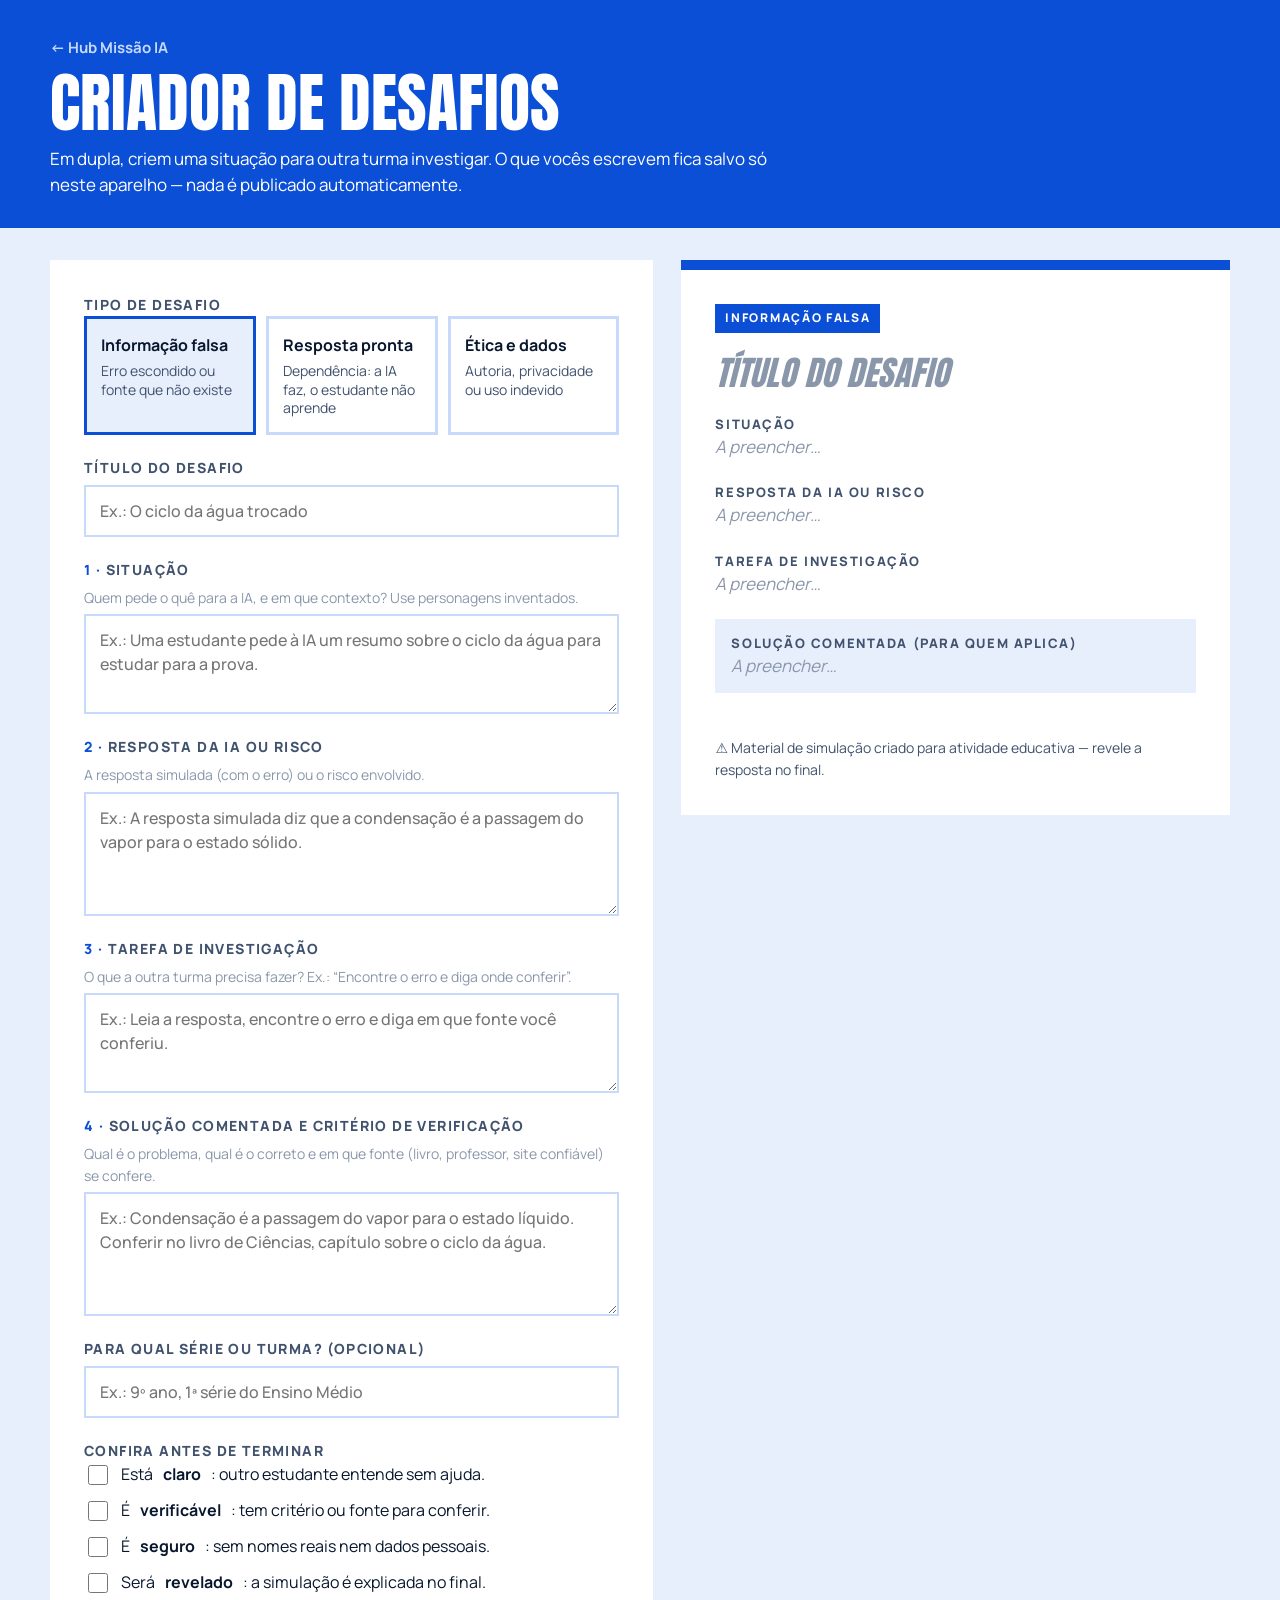
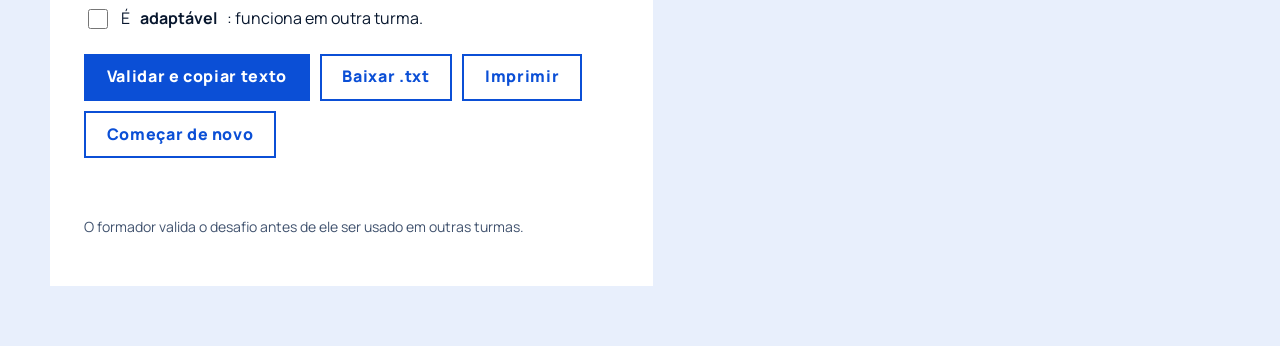
<file: criar-desafio.html>
<!DOCTYPE html>
<html lang="pt-BR">
<head>
<meta charset="utf-8">
<meta name="viewport" content="width=device-width, initial-scale=1">
<link rel="icon" href="data:image/svg+xml,%3Csvg xmlns='http://www.w3.org/2000/svg' viewBox='0 0 32 32'%3E%3Crect width='32' height='32' fill='%230B4FD6'/%3E%3Crect x='6' y='13' width='20' height='6' fill='white'/%3E%3C/svg%3E">
<title>Missão IA · Criador de desafios</title>
<link rel="stylesheet" href="assets/css/base.css?v=26">
<style>
  body { font-size: 17px; line-height: 1.55; background: var(--gelo); }
  .wrap { width: min(1180px, 100% - 32px); margin: 0 auto; }
  header { background: var(--azul); color: #fff; padding: 34px 0 30px; }
  header a.back { color: var(--claro); font-weight: 700; text-decoration: none; font-size: 15px; }
  header h1 { font-family: var(--titulo); font-weight: 400; text-transform: uppercase; font-size: clamp(38px, 6vw, 64px); line-height: 1.05; margin: 10px 0 8px; }
  header p { margin: 0; max-width: 760px; color: #fff; }
  .layout { display: grid; grid-template-columns: minmax(0, 1.1fr) minmax(0, 1fr); gap: 28px; padding: 32px 0 60px; align-items: start; }
  @media (max-width: 900px) { .layout { grid-template-columns: 1fr; } }
  form, .preview { background: #fff; padding: clamp(20px, 4vw, 34px); display: flex; flex-direction: column; gap: 22px; }
  .preview { position: sticky; top: 16px; border-top: 10px solid var(--azul); }
  fieldset { border: 0; padding: 0; margin: 0; display: flex; flex-direction: column; gap: 10px; }
  legend, label.l { font-weight: 800; font-size: 14px; letter-spacing: .1em; text-transform: uppercase; color: var(--cinza); padding: 0; }
  .tipos { display: grid; grid-template-columns: repeat(3, 1fr); gap: 10px; }
  @media (max-width: 560px) { .tipos { grid-template-columns: 1fr; } }
  .tipos label { display: flex; flex-direction: column; gap: 4px; padding: 14px; border: 3px solid var(--claro); cursor: pointer; }
  .tipos label b { font-size: 16px; }
  .tipos label span { font-size: 14px; color: var(--cinza); line-height: 1.35; }
  .tipos input { position: absolute; opacity: 0; }
  .tipos label:has(input:checked) { border-color: var(--azul); background: var(--gelo); }
  .tipos label:has(input:focus-visible) { outline: 4px solid var(--amarelo); outline-offset: 2px; }
  .f { display: flex; flex-direction: column; gap: 6px; }
  .f .n { color: var(--azul); }
  .f small { color: var(--suave); font-size: 14px; }
  textarea, input[type=text] { width: 100%; padding: 12px 14px; font: 500 16px/1.5 var(--texto); color: var(--marinho); border: 2px solid var(--claro); background: #fff; resize: vertical; }
  textarea:focus, input[type=text]:focus { outline: none; border-color: var(--azul); }
  [aria-invalid="true"] { border-color: var(--vermelho) !important; }
  .err { color: var(--vermelho); font-weight: 700; font-size: 14px; min-height: 0; }
  .err:empty { display: none; }
  .summary { padding: 14px 16px; background: var(--vermelho-claro); color: var(--vermelho); font-weight: 700; }
  .summary:empty { display: none; }
  .ok { padding: 14px 16px; background: var(--verde-claro); color: var(--verde); font-weight: 700; }
  .ok:empty { display: none; }
  .checks label { display: flex; gap: 10px; align-items: flex-start; font-size: 16px; }
  .checks input { width: 20px; height: 20px; margin-top: 3px; accent-color: var(--azul); }
  .actions { display: flex; flex-wrap: wrap; gap: 10px; }
  .saved { font-size: 13px; color: var(--suave); }
  .preview .tag { align-self: flex-start; font-size: 12px; font-weight: 800; letter-spacing: .14em; text-transform: uppercase; padding: 5px 10px; background: var(--azul); color: #fff; }
  .preview h2 { margin: 0; font-family: var(--titulo); font-weight: 400; text-transform: uppercase; font-size: 34px; line-height: 1.08; color: var(--azul); }
  .preview h3 { margin: 0; font-size: 13px; font-weight: 800; letter-spacing: .12em; text-transform: uppercase; color: var(--cinza); }
  .preview p { margin: 0; white-space: pre-wrap; }
  .preview .empty { color: var(--suave); font-style: italic; }
  .preview .sol { padding: 14px 16px; background: var(--gelo); }
  .note { font-size: 14px; color: var(--cinza); }
  @media print {
    header, form, .no-print { display: none !important; }
    body { background: #fff; }
    .layout { display: block; padding: 0; }
    .preview { position: static; box-shadow: none; border-top: 6px solid #000; }
    @page { size: A4; margin: 18mm; }
  }
</style>
</head>
<body>
<header>
  <div class="wrap">
    <a class="back" href="index.html">← Hub Missão IA</a>
    <h1>Criador de desafios</h1>
    <p>Em dupla, criem uma situação para outra turma investigar. O que vocês escrevem fica salvo só neste aparelho — nada é publicado automaticamente.</p>
  </div>
</header>

<div class="wrap layout">
  <form id="form" novalidate>
    <div class="summary" id="summary" role="alert"></div>

    <fieldset>
      <legend>Tipo de desafio</legend>
      <div class="tipos">
        <label><input type="radio" name="tipo" value="falsa" checked><b>Informação falsa</b><span>Erro escondido ou fonte que não existe</span></label>
        <label><input type="radio" name="tipo" value="dependencia"><b>Resposta pronta</b><span>Dependência: a IA faz, o estudante não aprende</span></label>
        <label><input type="radio" name="tipo" value="etica"><b>Ética e dados</b><span>Autoria, privacidade ou uso indevido</span></label>
      </div>
    </fieldset>

    <div class="f">
      <label class="l" for="titulo">Título do desafio</label>
      <input type="text" id="titulo" name="titulo" maxlength="80">
      <div class="err" id="err-titulo"></div>
    </div>

    <div class="f">
      <label class="l" for="situacao"><span class="n">1 ·</span> Situação</label>
      <small id="h-situacao">Quem pede o quê para a IA, e em que contexto? Use personagens inventados.</small>
      <textarea id="situacao" name="situacao" rows="3" aria-describedby="h-situacao err-situacao"></textarea>
      <div class="err" id="err-situacao"></div>
    </div>

    <div class="f">
      <label class="l" for="resposta"><span class="n">2 ·</span> Resposta da IA ou risco</label>
      <small id="h-resposta">A resposta simulada (com o erro) ou o risco envolvido.</small>
      <textarea id="resposta" name="resposta" rows="4" aria-describedby="h-resposta err-resposta"></textarea>
      <div class="err" id="err-resposta"></div>
    </div>

    <div class="f">
      <label class="l" for="tarefa"><span class="n">3 ·</span> Tarefa de investigação</label>
      <small id="h-tarefa">O que a outra turma precisa fazer? Ex.: “Encontre o erro e diga onde conferir”.</small>
      <textarea id="tarefa" name="tarefa" rows="3" aria-describedby="h-tarefa err-tarefa"></textarea>
      <div class="err" id="err-tarefa"></div>
    </div>

    <div class="f">
      <label class="l" for="solucao"><span class="n">4 ·</span> Solução comentada e critério de verificação</label>
      <small id="h-solucao">Qual é o problema, qual é o correto e em que fonte (livro, professor, site confiável) se confere.</small>
      <textarea id="solucao" name="solucao" rows="4" aria-describedby="h-solucao err-solucao"></textarea>
      <div class="err" id="err-solucao"></div>
    </div>

    <div class="f">
      <label class="l" for="serie">Para qual série ou turma? (opcional)</label>
      <input type="text" id="serie" name="serie" maxlength="60" placeholder="Ex.: 9º ano, 1ª série do Ensino Médio">
    </div>

    <fieldset class="checks">
      <legend>Confira antes de terminar</legend>
      <label><input type="checkbox" name="c1"> Está <b>claro</b>: outro estudante entende sem ajuda.</label>
      <label><input type="checkbox" name="c2"> É <b>verificável</b>: tem critério ou fonte para conferir.</label>
      <label><input type="checkbox" name="c3"> É <b>seguro</b>: sem nomes reais nem dados pessoais.</label>
      <label><input type="checkbox" name="c4"> Será <b>revelado</b>: a simulação é explicada no final.</label>
      <label><input type="checkbox" name="c5"> É <b>adaptável</b>: funciona em outra turma.</label>
    </fieldset>

    <div class="ok" id="ok" role="status"></div>
    <div class="actions">
      <button type="submit" class="btn">Validar e copiar texto</button>
      <button type="button" class="btn ghost" id="baixar">Baixar .txt</button>
      <button type="button" class="btn ghost" id="imprimir">Imprimir</button>
      <button type="button" class="btn ghost" id="limpar">Começar de novo</button>
    </div>
    <span class="saved" id="saved" aria-live="polite"></span>
    <p class="note">O formador valida o desafio antes de ele ser usado em outras turmas.</p>
  </form>

  <aside class="preview" aria-label="Prévia do desafio">
    <span class="tag" id="p-tipo"></span>
    <h2 id="p-titulo"></h2>
    <div><h3>Situação</h3><p id="p-situacao"></p></div>
    <div><h3>Resposta da IA ou risco</h3><p id="p-resposta"></p></div>
    <div><h3>Tarefa de investigação</h3><p id="p-tarefa"></p></div>
    <div class="sol"><h3>Solução comentada (para quem aplica)</h3><p id="p-solucao"></p></div>
    <p class="note" id="p-serie"></p>
    <p class="note">⚠ Material de simulação criado para atividade educativa — revele a resposta no final.</p>
  </aside>
</div>

<script>
(() => {
  const KEY = 'missao-ia:desafio';
  const form = document.getElementById('form');
  const F = ['situacao', 'resposta', 'tarefa', 'solucao'];
  const MIN = 20;
  const TIPOS = {
    falsa: { nome: 'Informação falsa', ex: {
      situacao: 'Ex.: Uma estudante pede à IA um resumo sobre o ciclo da água para estudar para a prova.',
      resposta: 'Ex.: A resposta simulada diz que a condensação é a passagem do vapor para o estado sólido.',
      tarefa: 'Ex.: Leia a resposta, encontre o erro e diga em que fonte você conferiu.',
      solucao: 'Ex.: Condensação é a passagem do vapor para o estado líquido. Conferir no livro de Ciências, capítulo sobre o ciclo da água.' } },
    dependencia: { nome: 'Resposta pronta', ex: {
      situacao: 'Ex.: Um estudante cola a lista de exercícios inteira na IA na noite antes da entrega.',
      resposta: 'Ex.: A IA entrega todas as respostas; ele copia, mas não sabe explicar nenhuma na aula.',
      tarefa: 'Ex.: Reescreva o pedido para que a IA ajude a aprender, e não só a entregar.',
      solucao: 'Ex.: Pedir dicas graduais e tentar antes. Critério: conseguir resolver uma questão parecida sem IA.' } },
    etica: { nome: 'Ética e dados', ex: {
      situacao: 'Ex.: Uma aluna quer ajuda para organizar a rotina e pensa em colar seu boletim com nome e matrícula.',
      resposta: 'Ex.: Risco: expor dados pessoais que identificam a aluna.',
      tarefa: 'Ex.: Diga o que pode e o que não pode ser colado, e reescreva o pedido de forma segura.',
      solucao: 'Ex.: Retirar nome e matrícula; digitar só as notas. Critério: o pedido não identifica ninguém.' } },
  };
  // Padrões simples de dados pessoais: e-mail, CPF e telefone.
  const PESSOAL = [
    [/[\w.+-]+@[\w-]+\.[\w.]+/, 'um e-mail'],
    [/\b\d{3}\.?\d{3}\.?\d{3}-?\d{2}\b/, 'um CPF'],
    [/\(?\b\d{2}\)?[\s-]?9?\d{4}-?\d{4}\b/, 'um telefone'],
  ];
  const $ = (id) => document.getElementById(id);

  const read = () => {
    const d = Object.fromEntries(new FormData(form));
    form.querySelectorAll('input[type=checkbox]').forEach((c) => { d[c.name] = c.checked; });
    return d;
  };
  const write = (d) => {
    Object.entries(d).forEach(([k, v]) => {
      const els = form.elements[k];
      if (!els) return;
      if (els instanceof RadioNodeList) [...els].forEach((r) => { r.checked = r.value === v; });
      else if (els.type === 'checkbox') els.checked = !!v;
      else els.value = v;
    });
  };

  const placeholders = () => {
    const t = TIPOS[form.tipo.value];
    F.forEach((f) => { form.elements[f].placeholder = t.ex[f]; });
    form.titulo.placeholder = 'Ex.: O ciclo da água trocado';
  };

  const render = () => {
    const d = read();
    const set = (id, v, empty) => { const el = $(id); el.textContent = v || empty; el.classList.toggle('empty', !v); };
    $('p-tipo').textContent = TIPOS[d.tipo].nome;
    set('p-titulo', d.titulo.trim(), 'Título do desafio');
    F.forEach((f) => set('p-' + f, d[f].trim(), 'A preencher…'));
    $('p-serie').textContent = d.serie.trim() ? 'Turma de destino: ' + d.serie.trim() : '';
  };

  let saveTimer = 0;
  const saveNow = () => {
    clearTimeout(saveTimer);
    saveTimer = 0;
    try { localStorage.setItem(KEY, JSON.stringify(read())); $('saved').textContent = 'Rascunho salvo neste aparelho às ' + new Date().toLocaleTimeString('pt-BR', { hour: '2-digit', minute: '2-digit' }); } catch (e) {}
  };
  const save = () => { clearTimeout(saveTimer); saveTimer = setTimeout(saveNow, 400); };
  // Fechar ou recarregar a aba logo depois de digitar não perde o texto.
  window.addEventListener('pagehide', () => { if (saveTimer) saveNow(); });

  const validate = () => {
    const d = read();
    const errs = [];
    const setErr = (f, msg) => {
      $('err-' + f).textContent = msg || '';
      form.elements[f].setAttribute('aria-invalid', msg ? 'true' : 'false');
      if (msg) errs.push(f);
    };
    setErr('titulo', d.titulo.trim().length < 4 ? 'Dê um título curto ao desafio (pelo menos 4 letras).' : '');
    F.forEach((f) => {
      const v = d[f].trim();
      let msg = '';
      if (v.length < MIN) msg = `Escreva um pouco mais: pelo menos ${MIN} caracteres (agora: ${v.length}).`;
      else {
        const hit = PESSOAL.find(([re]) => re.test(v));
        if (hit) msg = `Parece haver ${hit[1]} aqui. Troque por um exemplo inventado.`;
      }
      setErr(f, msg);
    });
    $('summary').textContent = errs.length ? `Falta ajustar ${errs.length} campo(s). Veja as mensagens em vermelho.` : '';
    if (errs.length) form.elements[errs[0]].focus();
    return !errs.length;
  };

  const asText = () => {
    const d = read();
    const checks = ['Claro', 'Verificável', 'Seguro', 'Revelado', 'Adaptável'].map((n, k) => (d['c' + (k + 1)] ? '[x] ' : '[ ] ') + n).join('  ');
    return [
      'MISSÃO IA · DESAFIO',
      'Tipo: ' + TIPOS[d.tipo].nome,
      'Título: ' + d.titulo.trim(),
      d.serie.trim() ? 'Turma de destino: ' + d.serie.trim() : '',
      '',
      '1. SITUAÇÃO', d.situacao.trim(), '',
      '2. RESPOSTA DA IA OU RISCO', d.resposta.trim(), '',
      '3. TAREFA DE INVESTIGAÇÃO', d.tarefa.trim(), '',
      '4. SOLUÇÃO COMENTADA E CRITÉRIO DE VERIFICAÇÃO', d.solucao.trim(), '',
      'Autoavaliação: ' + checks,
      '',
      'Material de simulação criado para atividade educativa. Revele a resposta no final.',
    ].filter((l, i, a) => !(l === '' && a[i - 1] === '')).join('\n');
  };

  const copy = (text) => {
    const done = () => { $('ok').textContent = 'Desafio válido! Texto copiado — cole onde quiser ou mostre ao formador.'; };
    if (navigator.clipboard && window.isSecureContext) navigator.clipboard.writeText(text).then(done, fallback);
    else fallback();
    function fallback() {
      const t = document.createElement('textarea');
      t.value = text; document.body.appendChild(t); t.select();
      try { document.execCommand('copy'); done(); } catch (e) { $('ok').textContent = 'Desafio válido! Use “Baixar .txt” para guardar o texto.'; }
      t.remove();
    }
  };

  // Restaura rascunho e tipo vindo da trilha (?tipo=)
  try { const d = JSON.parse(localStorage.getItem(KEY) || 'null'); if (d) { write(d); $('saved').textContent = 'Rascunho recuperado deste aparelho.'; } } catch (e) {}
  const qt = new URLSearchParams(location.search).get('tipo');
  if (qt && TIPOS[qt] && !F.some((f) => form.elements[f].value.trim())) form.tipo.value = qt;
  placeholders();
  render();

  form.addEventListener('input', (e) => {
    if (e.target.name === 'tipo') placeholders();
    if (e.target.getAttribute('aria-invalid') === 'true') { e.target.setAttribute('aria-invalid', 'false'); const er = $('err-' + e.target.name); if (er) er.textContent = ''; }
    $('ok').textContent = '';
    render();
    save();
  });
  form.addEventListener('submit', (e) => { e.preventDefault(); $('ok').textContent = ''; if (validate()) copy(asText()); });
  $('baixar').addEventListener('click', () => {
    if (!validate()) return;
    const a = document.createElement('a');
    const nome = read().titulo.trim().toLowerCase().normalize('NFD').replace(/[̀-ͯ]/g, '').replace(/[^a-z0-9]+/g, '-').replace(/^-|-$/g, '') || 'desafio';
    a.href = URL.createObjectURL(new Blob([asText()], { type: 'text/plain;charset=utf-8' }));
    a.download = 'desafio-' + nome + '.txt';
    a.click();
    setTimeout(() => URL.revokeObjectURL(a.href), 1000);
  });
  $('imprimir').addEventListener('click', () => { if (validate()) window.print(); });
  $('limpar').addEventListener('click', () => {
    if (!confirm('Apagar o rascunho deste aparelho e começar um desafio novo?')) return;
    form.reset();
    try { localStorage.removeItem(KEY); } catch (e) {}
    ['titulo', ...F].forEach((f) => { $('err-' + f).textContent = ''; form.elements[f].removeAttribute('aria-invalid'); });
    $('summary').textContent = $('ok').textContent = $('saved').textContent = '';
    placeholders();
    render();
  });
})();
</script>
</body>
</html>
</file>
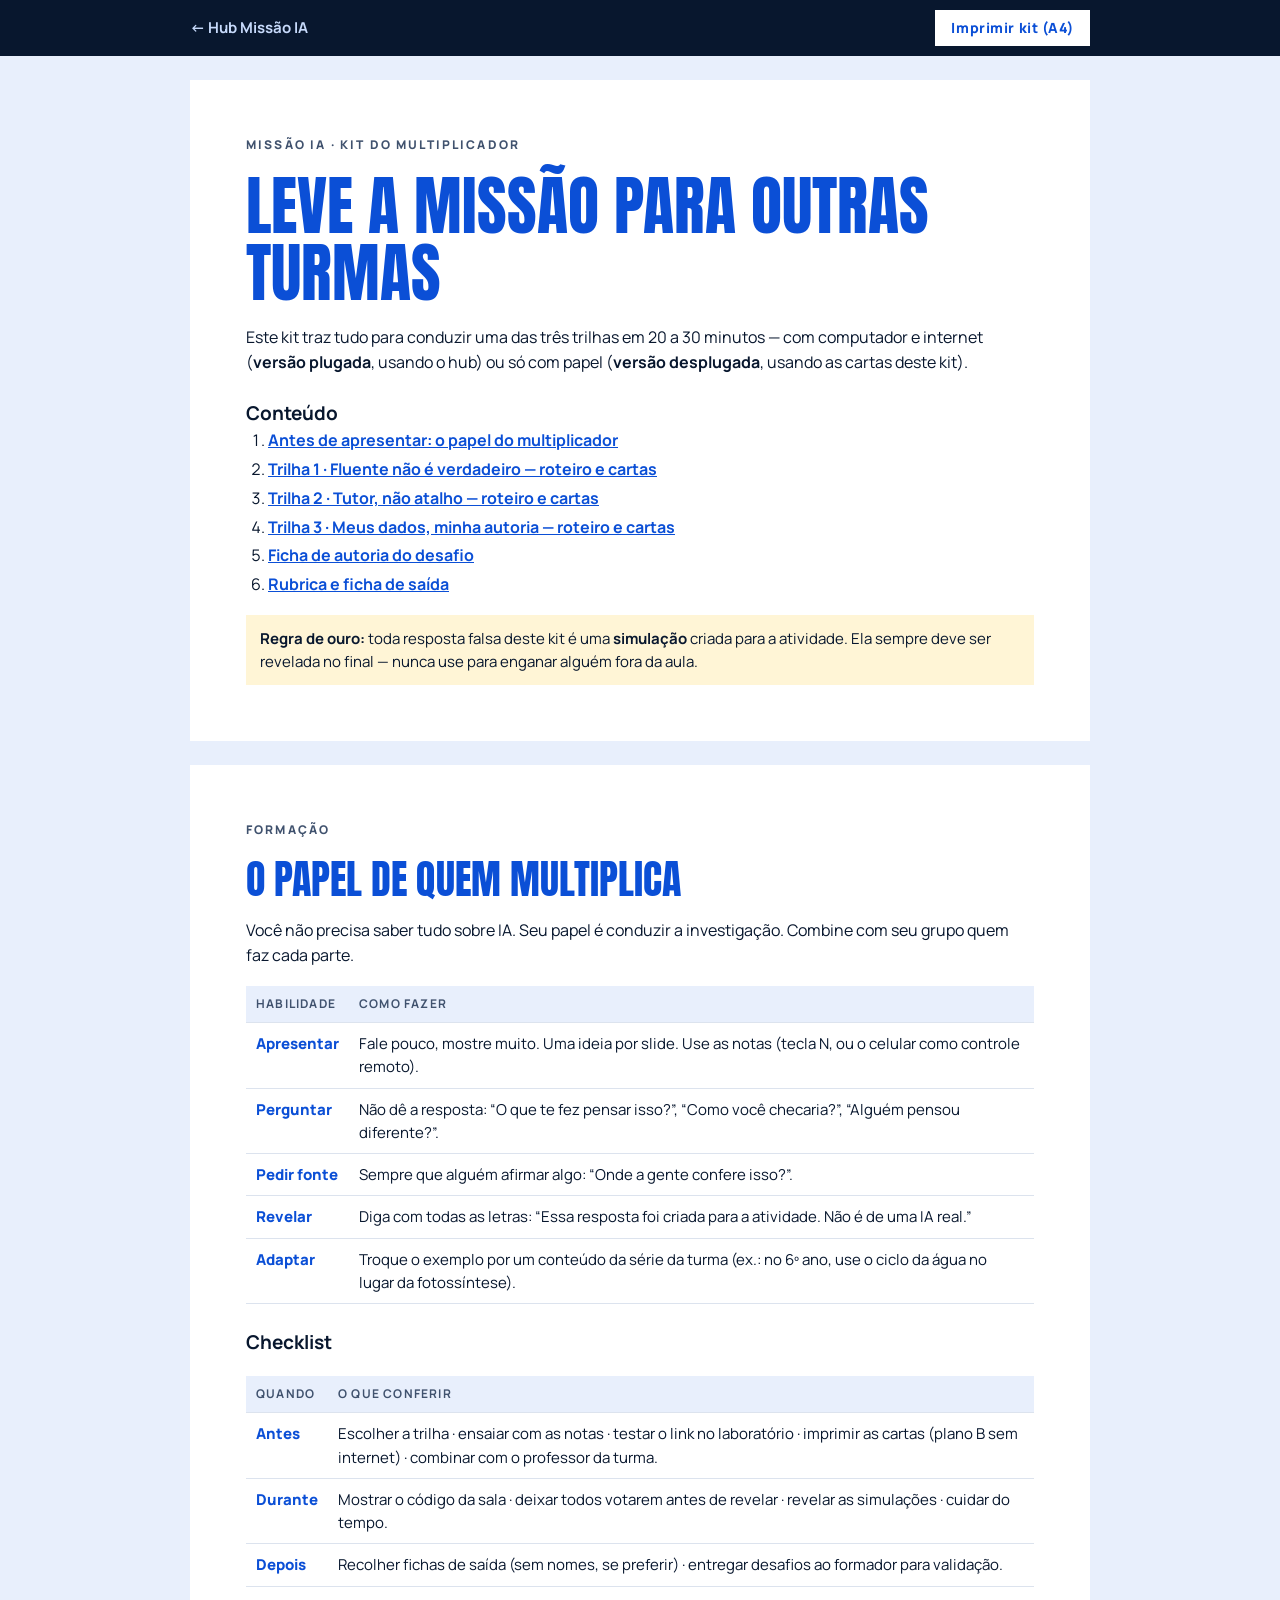
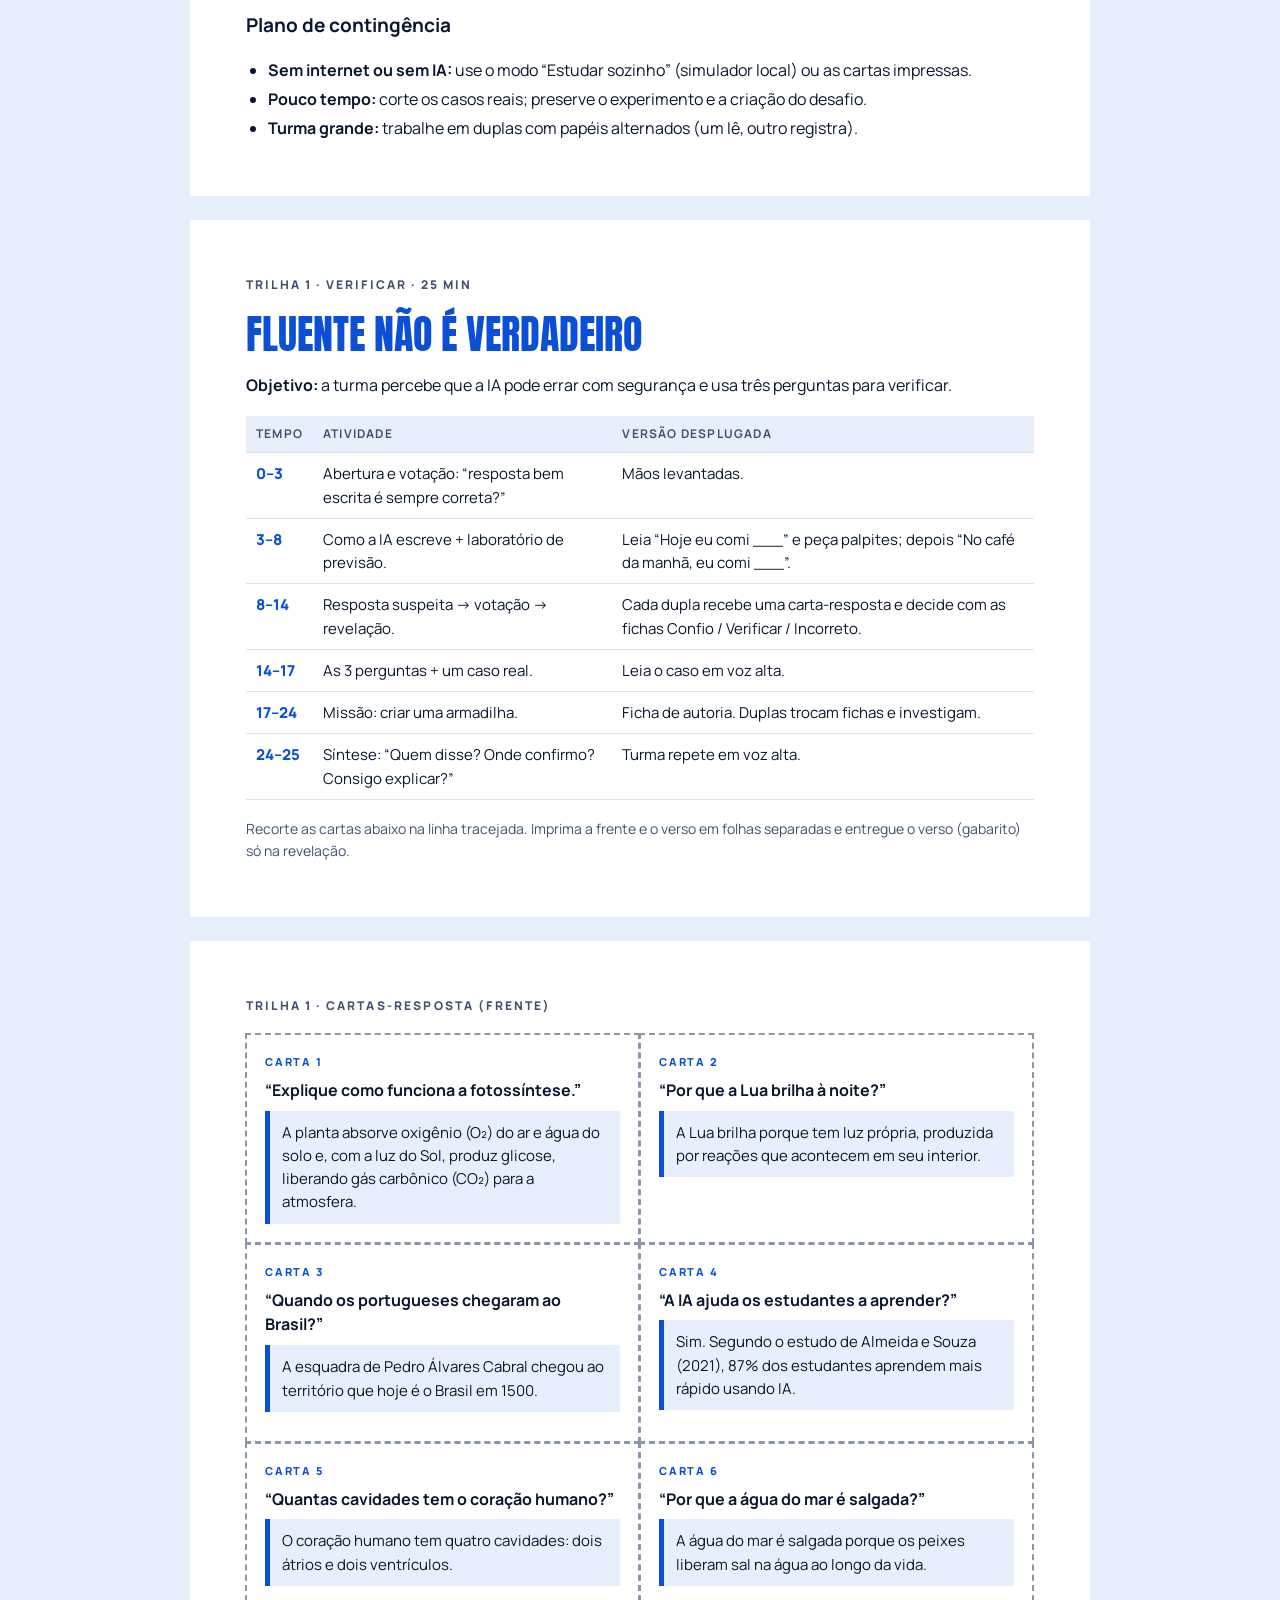
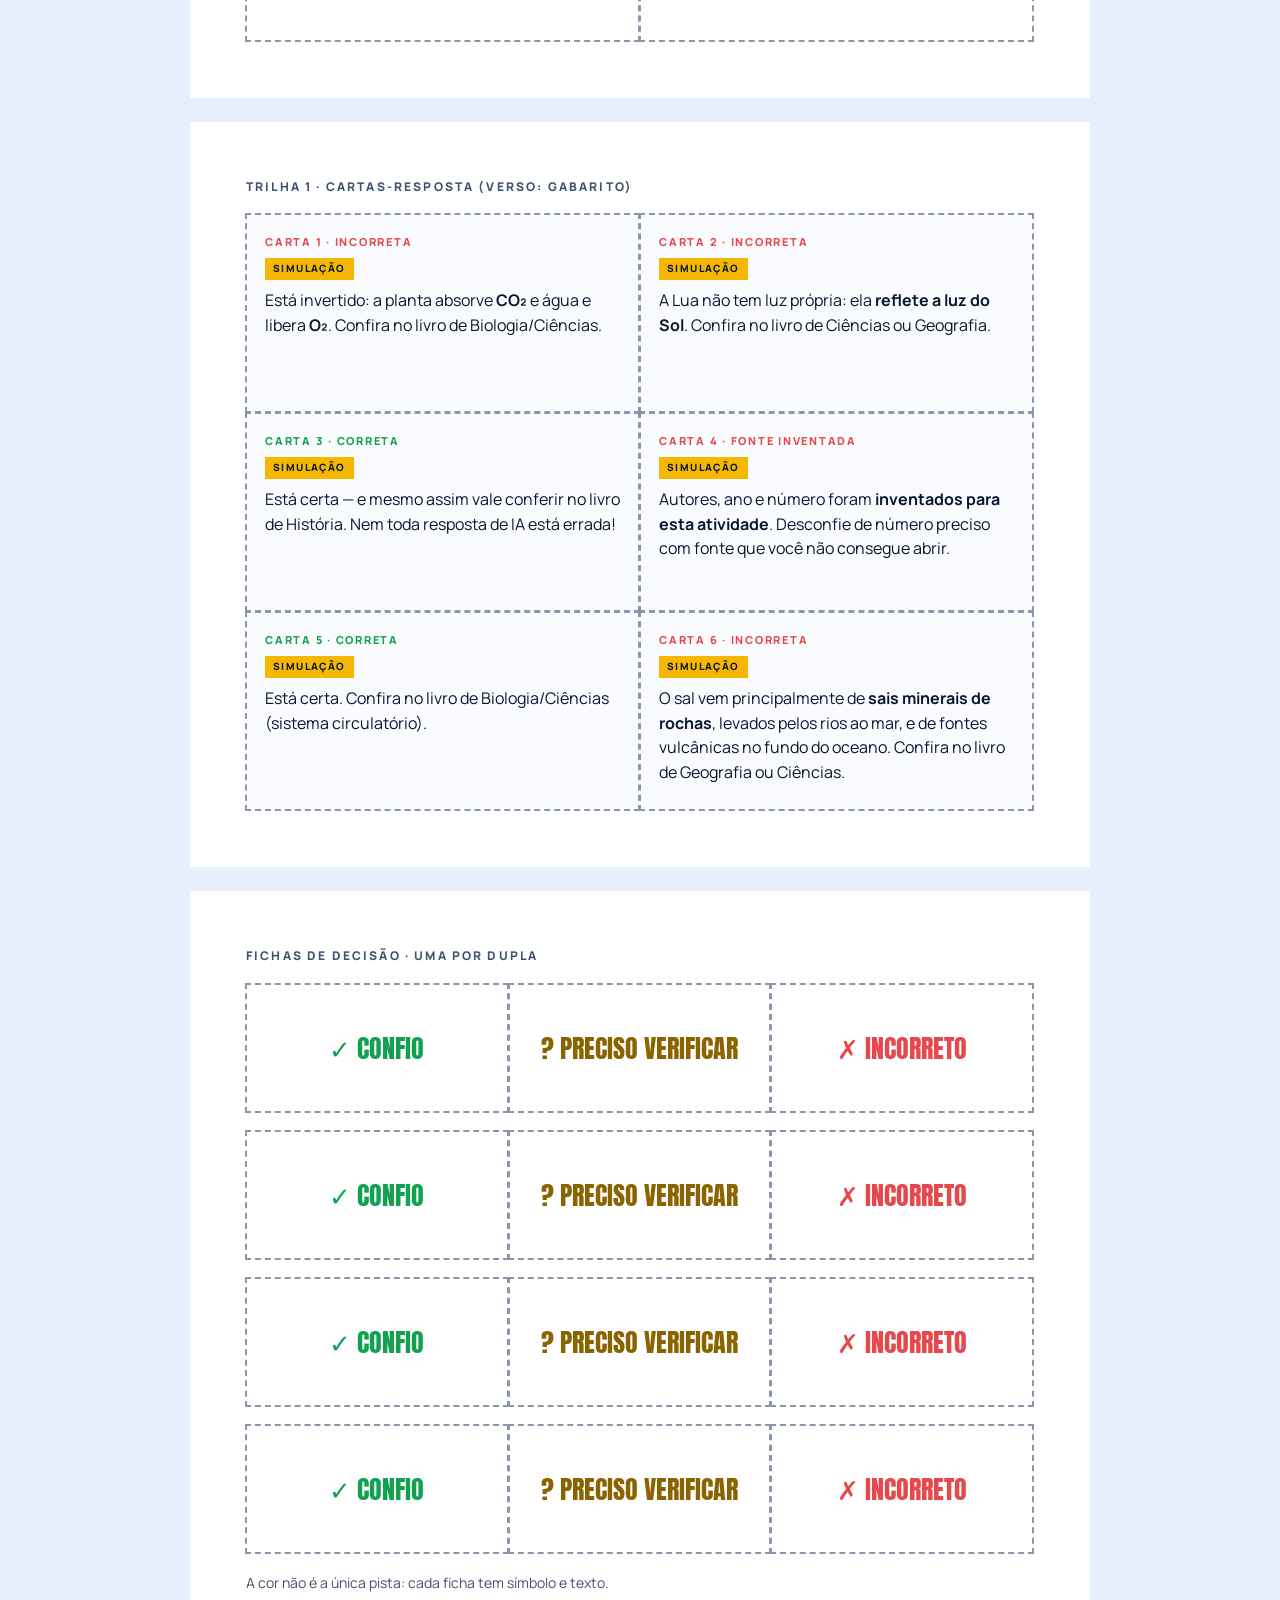
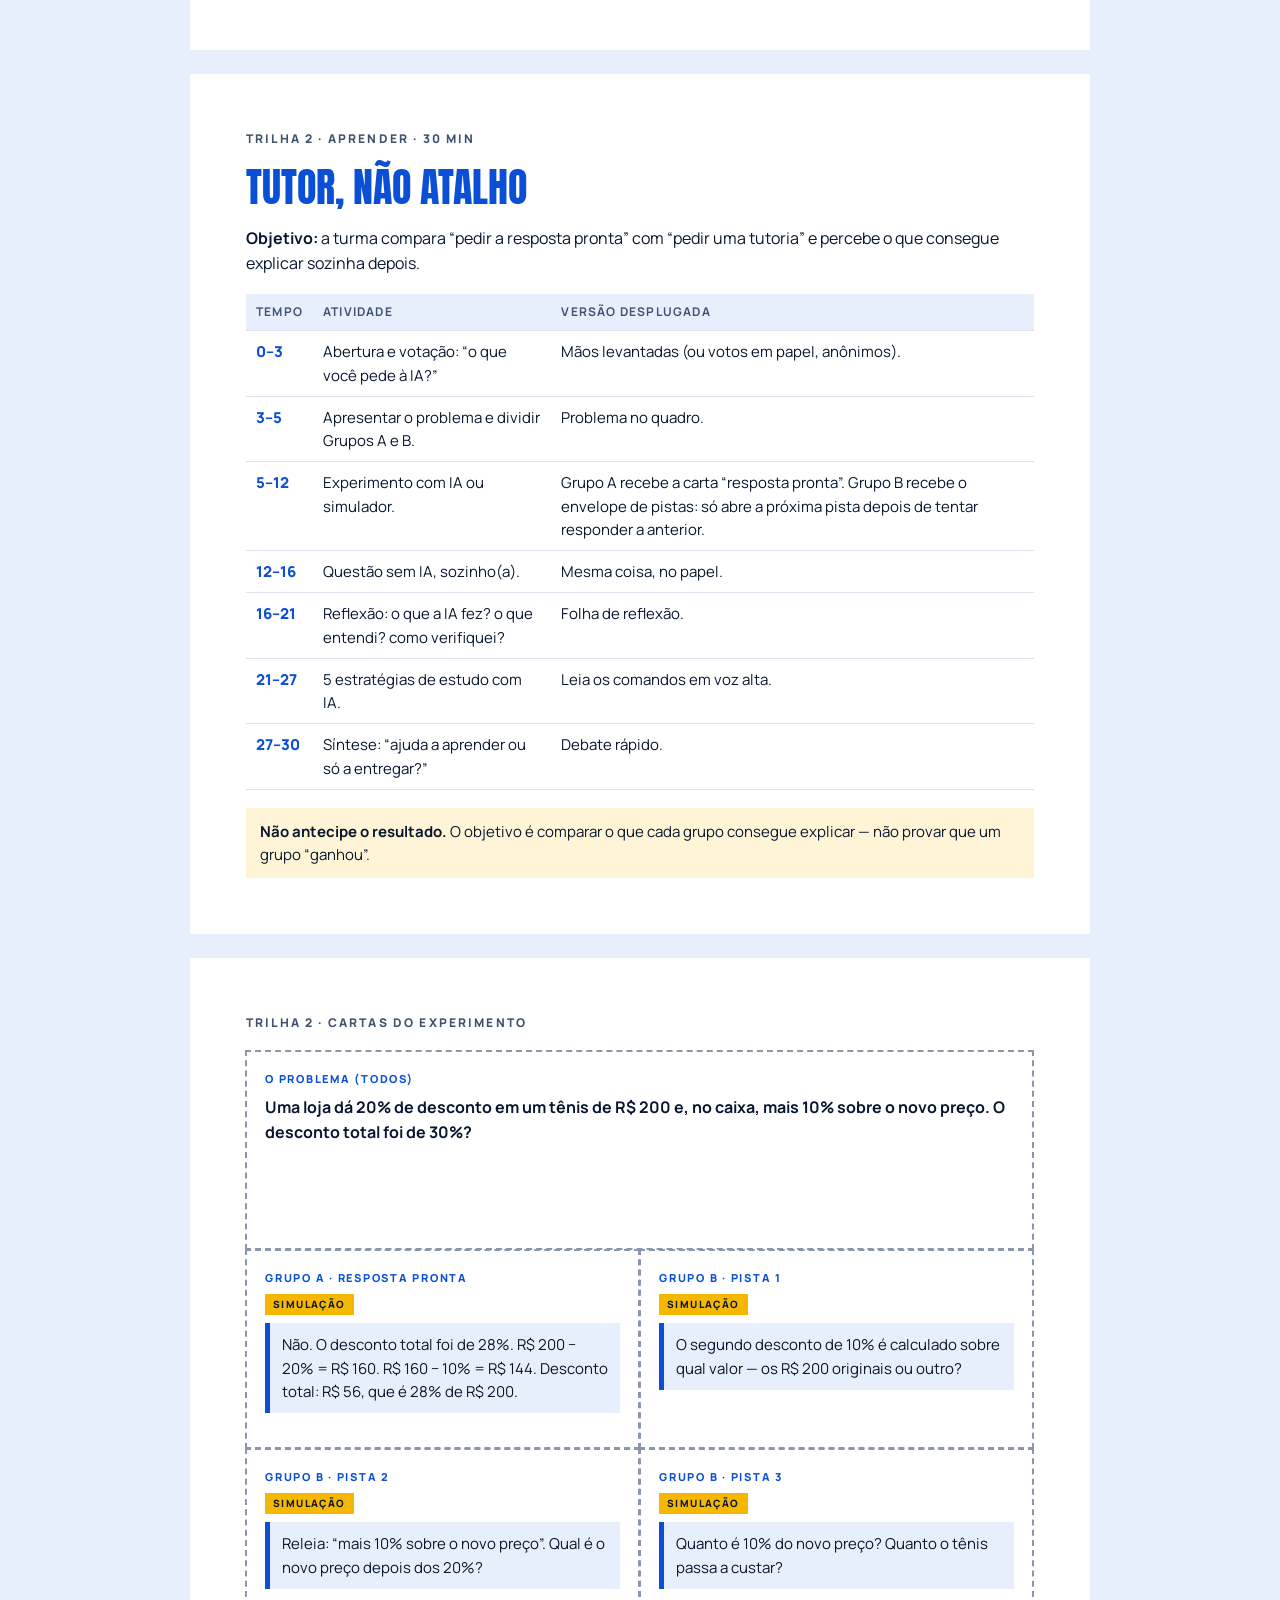
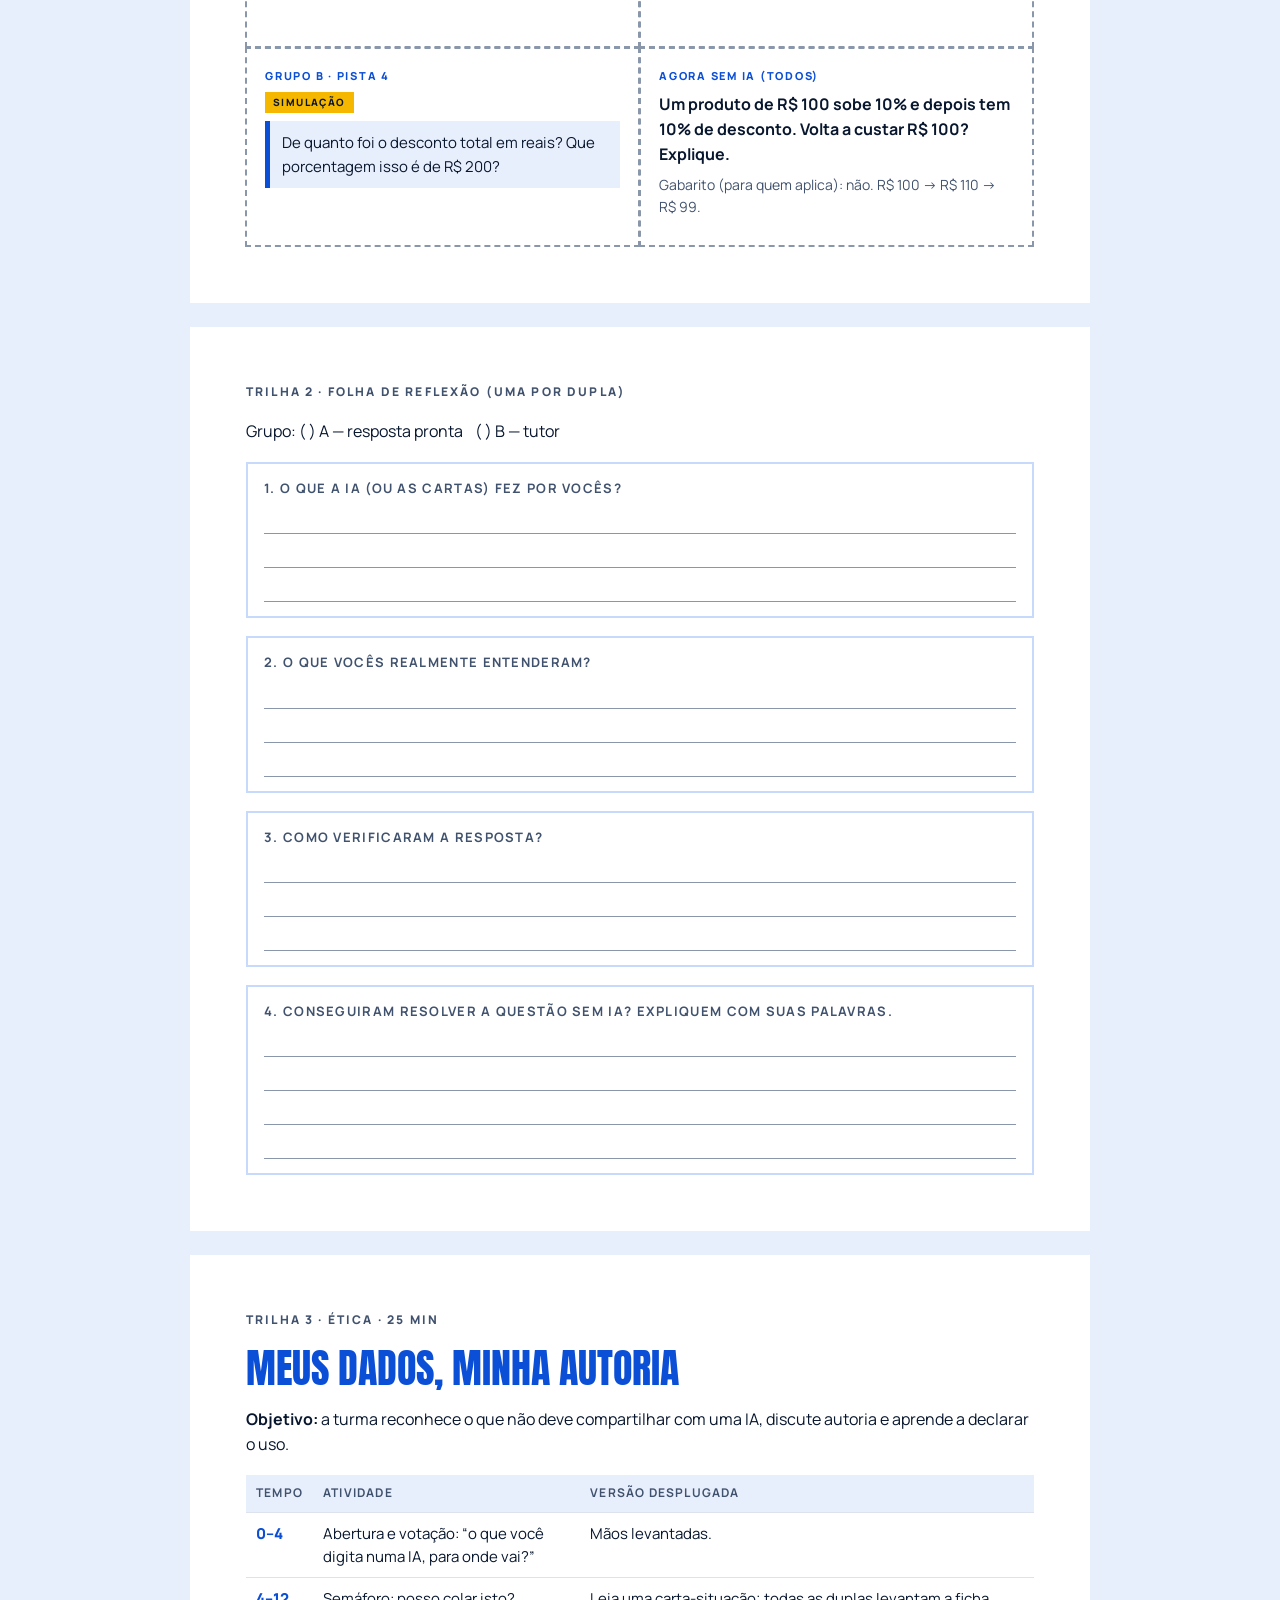
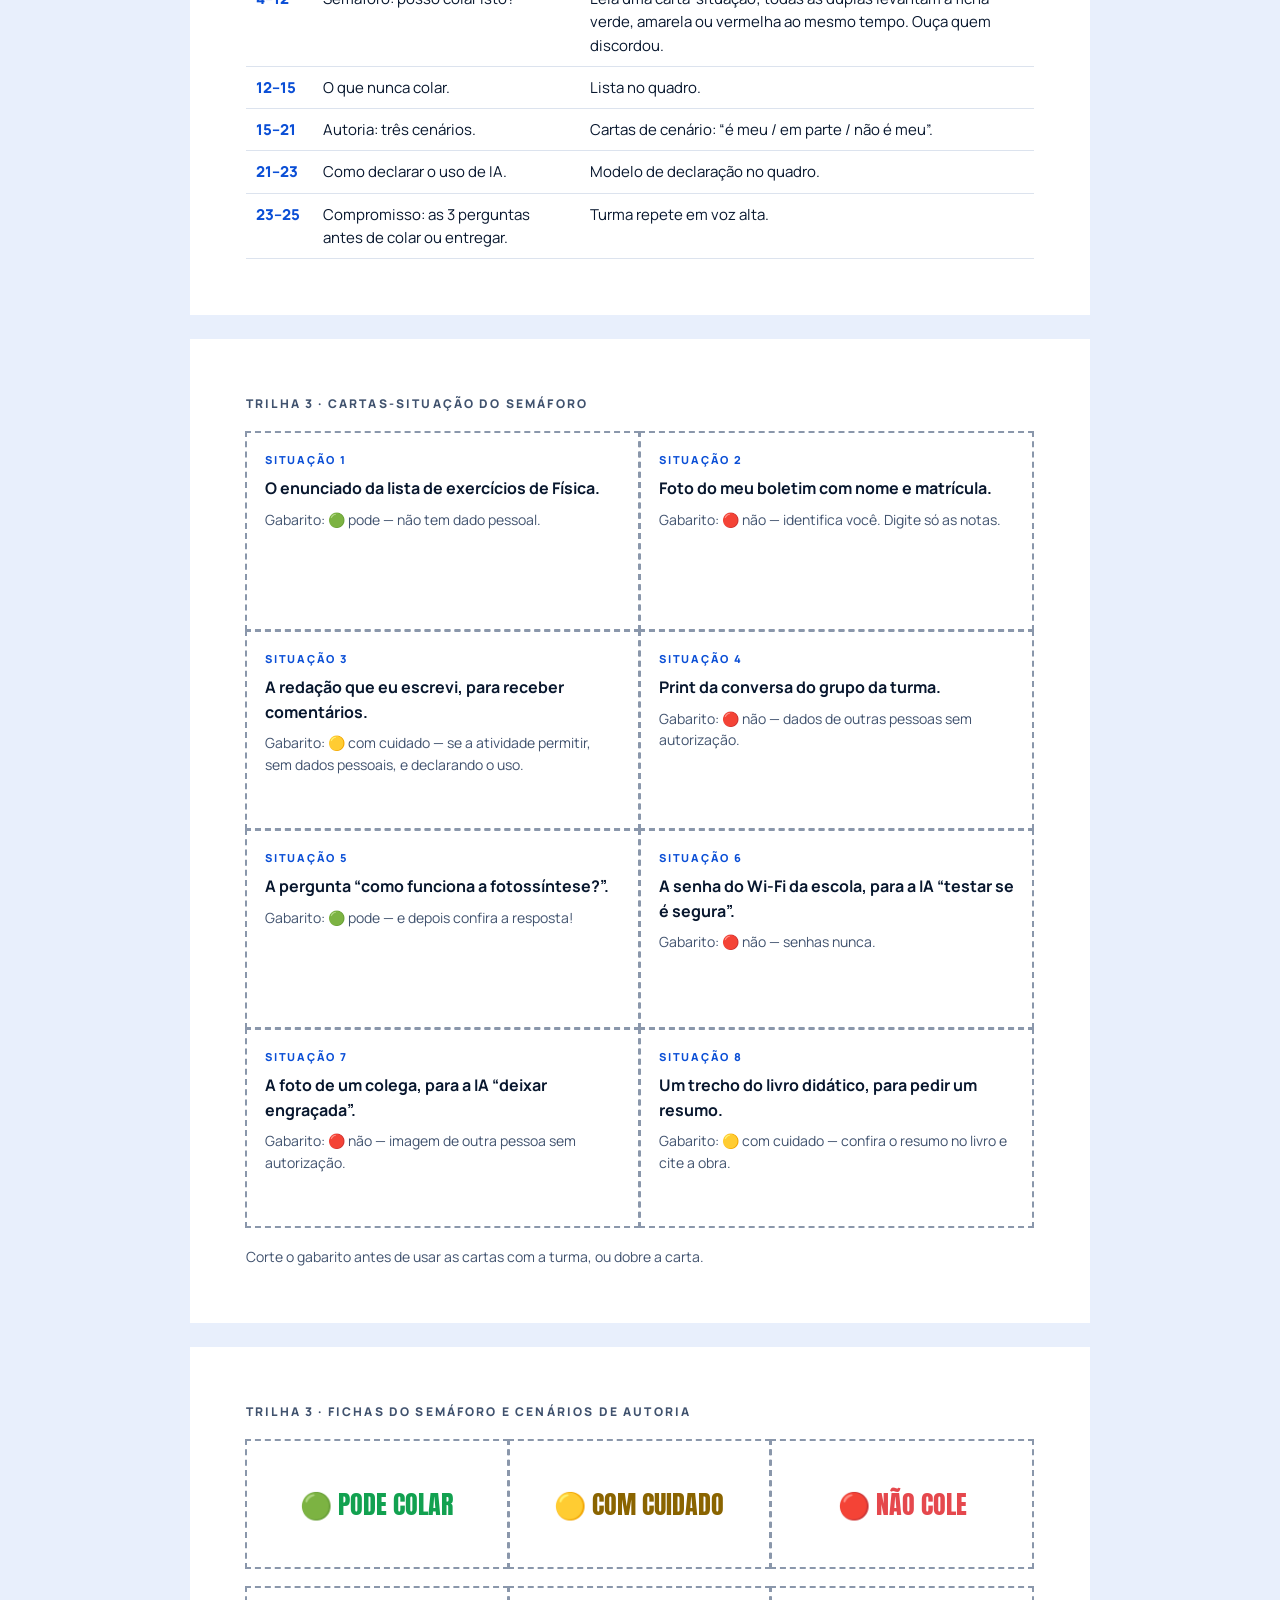
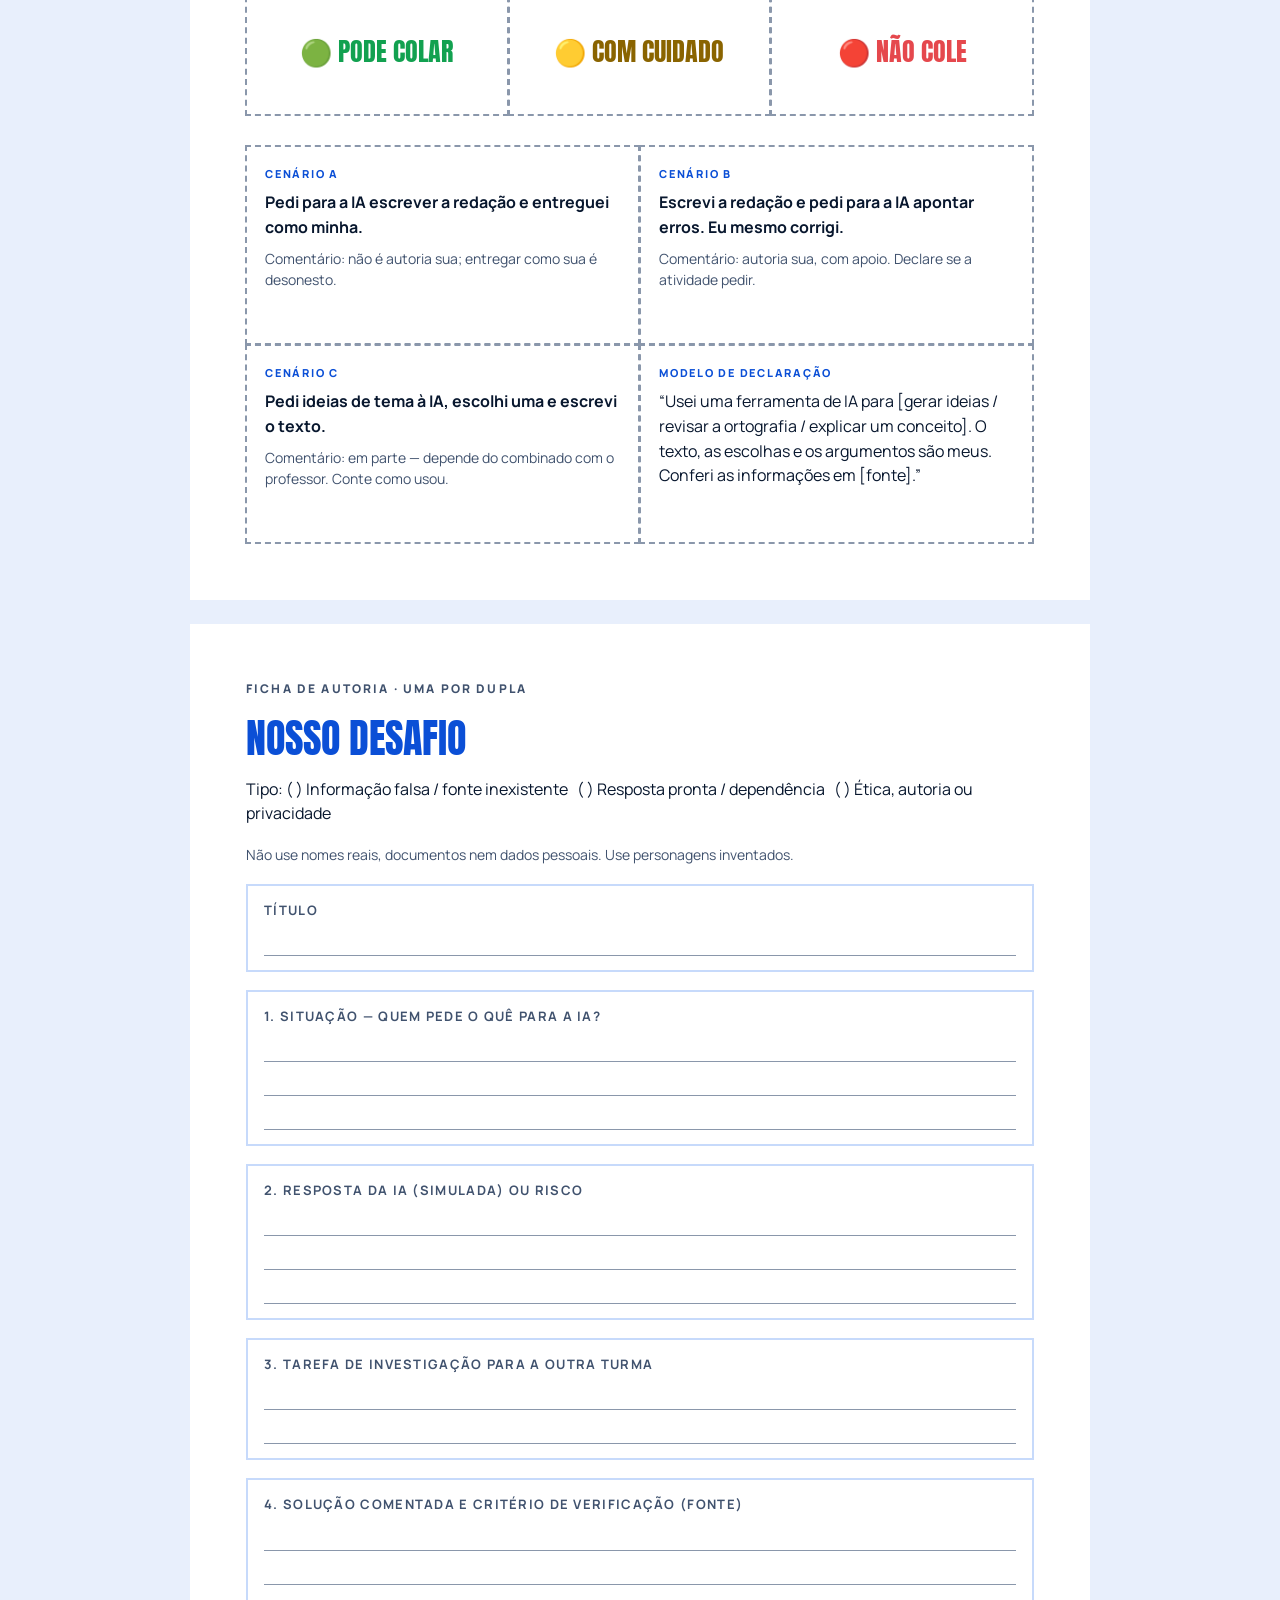
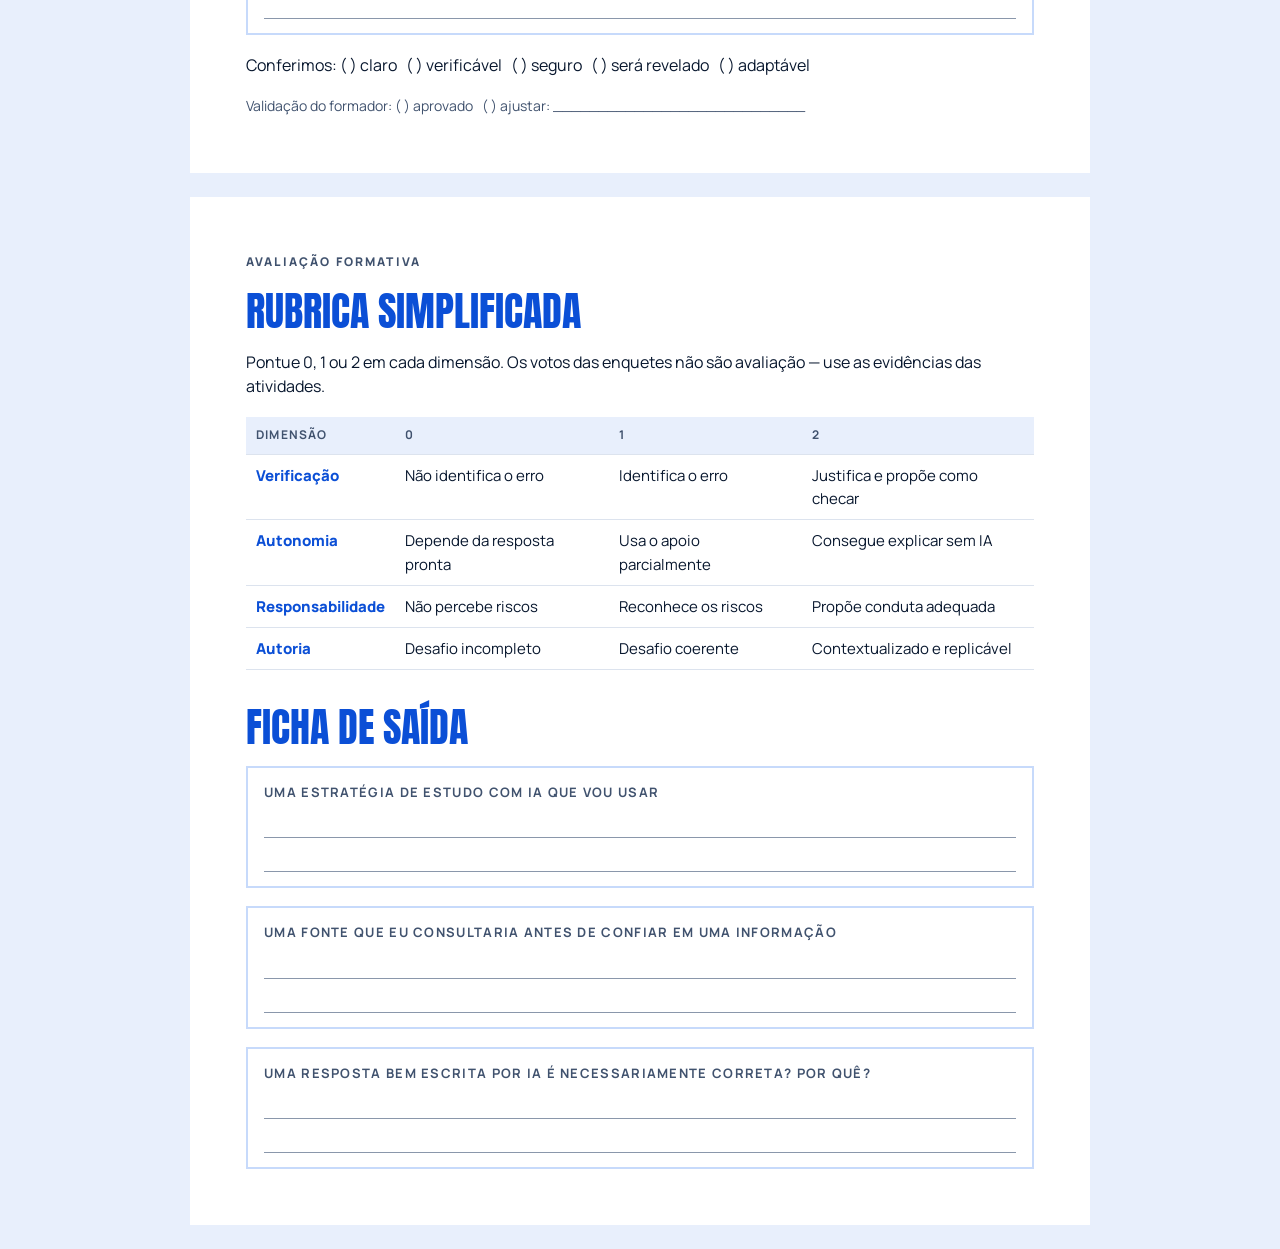
<file: kit.html>
<!DOCTYPE html>
<html lang="pt-BR">
<head>
<meta charset="utf-8">
<meta name="viewport" content="width=device-width, initial-scale=1">
<link rel="icon" href="data:image/svg+xml,%3Csvg xmlns='http://www.w3.org/2000/svg' viewBox='0 0 32 32'%3E%3Crect width='32' height='32' fill='%230B4FD6'/%3E%3Crect x='6' y='13' width='20' height='6' fill='white'/%3E%3C/svg%3E">
<title>Missão IA · Kit do multiplicador</title>
<link rel="stylesheet" href="assets/css/base.css?v=26">
<style>
  body { font-size: 16px; line-height: 1.55; background: var(--gelo); }
  .bar { position: sticky; top: 0; z-index: 5; background: var(--marinho); color: #fff; }
  .bar .in { width: min(900px, 100% - 32px); margin: 0 auto; display: flex; align-items: center; justify-content: space-between; gap: 12px; padding: 10px 0; flex-wrap: wrap; }
  .bar a { color: var(--claro); font-weight: 700; text-decoration: none; font-size: 15px; }
  .bar .btn { font-size: 14px; padding: .6em 1em; }
  .page { width: min(900px, 100% - 32px); margin: 24px auto; background: #fff; padding: clamp(22px, 5vw, 56px); display: flex; flex-direction: column; gap: 18px; }
  h1, h2 { font-family: var(--titulo); font-weight: 400; text-transform: uppercase; line-height: 1.05; margin: 0; color: var(--azul); }
  h1 { font-size: clamp(40px, 7vw, 64px); }
  h2 { font-size: clamp(30px, 5vw, 40px); }
  h3 { margin: 6px 0 0; font-size: 19px; }
  p { margin: 0; }
  .kicker { font-size: 12px; font-weight: 800; letter-spacing: .18em; text-transform: uppercase; color: var(--cinza); }
  table { width: 100%; border-collapse: collapse; font-size: 15px; }
  th, td { text-align: left; vertical-align: top; padding: 9px 10px; border-bottom: 1px solid var(--linha); }
  th { font-size: 12px; letter-spacing: .1em; text-transform: uppercase; color: var(--cinza); background: var(--gelo); }
  td:first-child { white-space: nowrap; font-weight: 800; color: var(--azul); }
  ul, ol { margin: 0; padding-left: 22px; display: grid; gap: 4px; }
  .toc a { font-weight: 700; }
  .cards { display: grid; grid-template-columns: 1fr 1fr; gap: 0; }
  @media (max-width: 620px) { .cards { grid-template-columns: 1fr; } }
  .card { border: 2px dashed var(--suave); margin: -1px 0 0 -1px; padding: 18px; display: flex; flex-direction: column; gap: 8px; min-height: 200px; break-inside: avoid; }
  .card .t { font-size: 11px; font-weight: 800; letter-spacing: .16em; text-transform: uppercase; color: var(--azul); }
  .card .q { font-size: 16px; font-weight: 700; }
  .card .ai { padding: 10px 12px; background: var(--gelo); border-left: 5px solid var(--azul); font-size: 15px; }
  .card.back { background: #FAFBFE; }
  .card.back .t { color: var(--vermelho); }
  .sim { align-self: flex-start; font-size: 10px; font-weight: 800; letter-spacing: .14em; text-transform: uppercase; padding: 3px 8px; background: var(--amarelo); color: var(--marinho); }
  .decide { display: grid; grid-template-columns: repeat(3, 1fr); }
  .decide div { border: 2px dashed var(--suave); margin: -1px 0 0 -1px; min-height: 130px; display: grid; place-items: center; text-align: center; font-family: var(--titulo); font-size: 26px; text-transform: uppercase; padding: 12px; }
  .decide .g { color: var(--verde); } .decide .y { color: #8A6400; } .decide .r { color: var(--vermelho); }
  .lines { display: grid; gap: 4px; }
  .lines span { display: block; height: 30px; border-bottom: 1px solid var(--suave); }
  .box { border: 2px solid var(--claro); padding: 14px 16px; display: flex; flex-direction: column; gap: 6px; }
  .box b { font-size: 13px; letter-spacing: .1em; text-transform: uppercase; color: var(--cinza); }
  .note { font-size: 14px; color: var(--cinza); }
  .tip { padding: 12px 14px; background: var(--amarelo-claro); font-size: 15px; }
  @media print {
    @page { size: A4; margin: 14mm; }
    body { background: #fff; font-size: 12pt; }
    .bar, .no-print { display: none !important; }
    .page { width: auto; margin: 0; padding: 0; break-after: page; gap: 12px; }
    .page:last-child { break-after: auto; }
    a { color: inherit; text-decoration: none; }
    .card { min-height: 62mm; }
    tr, .box, .card { break-inside: avoid; }
    * { -webkit-print-color-adjust: exact; print-color-adjust: exact; }
  }
</style>
</head>
<body>
<div class="bar"><div class="in"><a href="index.html">← Hub Missão IA</a><button class="btn white" onclick="print()">Imprimir kit (A4)</button></div></div>

<!-- ═════════ CAPA ═════════ -->
<section class="page">
  <span class="kicker">Missão IA · Kit do multiplicador</span>
  <h1>Leve a missão para outras turmas</h1>
  <p>Este kit traz tudo para conduzir uma das três trilhas em 20 a 30 minutos — com computador e internet (<b>versão plugada</b>, usando o hub) ou só com papel (<b>versão desplugada</b>, usando as cartas deste kit).</p>
  <div class="toc">
    <h3>Conteúdo</h3>
    <ol>
      <li><a href="#formacao">Antes de apresentar: o papel do multiplicador</a></li>
      <li><a href="#trilha-1">Trilha 1 · Fluente não é verdadeiro — roteiro e cartas</a></li>
      <li><a href="#trilha-2">Trilha 2 · Tutor, não atalho — roteiro e cartas</a></li>
      <li><a href="#trilha-3">Trilha 3 · Meus dados, minha autoria — roteiro e cartas</a></li>
      <li><a href="#autoria">Ficha de autoria do desafio</a></li>
      <li><a href="#rubrica">Rubrica e ficha de saída</a></li>
    </ol>
  </div>
  <div class="tip"><b>Regra de ouro:</b> toda resposta falsa deste kit é uma <b>simulação</b> criada para a atividade. Ela sempre deve ser revelada no final — nunca use para enganar alguém fora da aula.</div>
</section>

<!-- ═════════ FORMAÇÃO ═════════ -->
<section class="page" id="formacao">
  <span class="kicker">Formação</span>
  <h2>O papel de quem multiplica</h2>
  <p>Você não precisa saber tudo sobre IA. Seu papel é conduzir a investigação. Combine com seu grupo quem faz cada parte.</p>
  <table>
    <tr><th>Habilidade</th><th>Como fazer</th></tr>
    <tr><td>Apresentar</td><td>Fale pouco, mostre muito. Uma ideia por slide. Use as notas (tecla N, ou o celular como controle remoto).</td></tr>
    <tr><td>Perguntar</td><td>Não dê a resposta: “O que te fez pensar isso?”, “Como você checaria?”, “Alguém pensou diferente?”.</td></tr>
    <tr><td>Pedir fonte</td><td>Sempre que alguém afirmar algo: “Onde a gente confere isso?”.</td></tr>
    <tr><td>Revelar</td><td>Diga com todas as letras: “Essa resposta foi criada para a atividade. Não é de uma IA real.”</td></tr>
    <tr><td>Adaptar</td><td>Troque o exemplo por um conteúdo da série da turma (ex.: no 6º ano, use o ciclo da água no lugar da fotossíntese).</td></tr>
  </table>
  <h3>Checklist</h3>
  <table>
    <tr><th>Quando</th><th>O que conferir</th></tr>
    <tr><td>Antes</td><td>Escolher a trilha · ensaiar com as notas · testar o link no laboratório · imprimir as cartas (plano B sem internet) · combinar com o professor da turma.</td></tr>
    <tr><td>Durante</td><td>Mostrar o código da sala · deixar todos votarem antes de revelar · revelar as simulações · cuidar do tempo.</td></tr>
    <tr><td>Depois</td><td>Recolher fichas de saída (sem nomes, se preferir) · entregar desafios ao formador para validação.</td></tr>
  </table>
  <h3>Plano de contingência</h3>
  <ul>
    <li><b>Sem internet ou sem IA:</b> use o modo “Estudar sozinho” (simulador local) ou as cartas impressas.</li>
    <li><b>Pouco tempo:</b> corte os casos reais; preserve o experimento e a criação do desafio.</li>
    <li><b>Turma grande:</b> trabalhe em duplas com papéis alternados (um lê, outro registra).</li>
  </ul>
</section>

<!-- ═════════ TRILHA 1 ═════════ -->
<section class="page" id="trilha-1">
  <span class="kicker">Trilha 1 · Verificar · 25 min</span>
  <h2>Fluente não é verdadeiro</h2>
  <p><b>Objetivo:</b> a turma percebe que a IA pode errar com segurança e usa três perguntas para verificar.</p>
  <table>
    <tr><th>Tempo</th><th>Atividade</th><th>Versão desplugada</th></tr>
    <tr><td>0–3</td><td>Abertura e votação: “resposta bem escrita é sempre correta?”</td><td>Mãos levantadas.</td></tr>
    <tr><td>3–8</td><td>Como a IA escreve + laboratório de previsão.</td><td>Leia “Hoje eu comi ___” e peça palpites; depois “No café da manhã, eu comi ___”.</td></tr>
    <tr><td>8–14</td><td>Resposta suspeita → votação → revelação.</td><td>Cada dupla recebe uma carta-resposta e decide com as fichas Confio / Verificar / Incorreto.</td></tr>
    <tr><td>14–17</td><td>As 3 perguntas + um caso real.</td><td>Leia o caso em voz alta.</td></tr>
    <tr><td>17–24</td><td>Missão: criar uma armadilha.</td><td>Ficha de autoria. Duplas trocam fichas e investigam.</td></tr>
    <tr><td>24–25</td><td>Síntese: “Quem disse? Onde confirmo? Consigo explicar?”</td><td>Turma repete em voz alta.</td></tr>
  </table>
  <p class="note">Recorte as cartas abaixo na linha tracejada. Imprima a frente e o verso em folhas separadas e entregue o verso (gabarito) só na revelação.</p>
</section>

<section class="page">
  <span class="kicker">Trilha 1 · Cartas-resposta (frente)</span>
  <div class="cards">
    <div class="card"><span class="t">Carta 1</span><span class="q">“Explique como funciona a fotossíntese.”</span><div class="ai">A planta absorve oxigênio (O₂) do ar e água do solo e, com a luz do Sol, produz glicose, liberando gás carbônico (CO₂) para a atmosfera.</div></div>
    <div class="card"><span class="t">Carta 2</span><span class="q">“Por que a Lua brilha à noite?”</span><div class="ai">A Lua brilha porque tem luz própria, produzida por reações que acontecem em seu interior.</div></div>
    <div class="card"><span class="t">Carta 3</span><span class="q">“Quando os portugueses chegaram ao Brasil?”</span><div class="ai">A esquadra de Pedro Álvares Cabral chegou ao território que hoje é o Brasil em 1500.</div></div>
    <div class="card"><span class="t">Carta 4</span><span class="q">“A IA ajuda os estudantes a aprender?”</span><div class="ai">Sim. Segundo o estudo de Almeida e Souza (2021), 87% dos estudantes aprendem mais rápido usando IA.</div></div>
    <div class="card"><span class="t">Carta 5</span><span class="q">“Quantas cavidades tem o coração humano?”</span><div class="ai">O coração humano tem quatro cavidades: dois átrios e dois ventrículos.</div></div>
    <div class="card"><span class="t">Carta 6</span><span class="q">“Por que a água do mar é salgada?”</span><div class="ai">A água do mar é salgada porque os peixes liberam sal na água ao longo da vida.</div></div>
  </div>
</section>

<section class="page">
  <span class="kicker">Trilha 1 · Cartas-resposta (verso: gabarito)</span>
  <div class="cards">
    <div class="card back"><span class="t">Carta 1 · Incorreta</span><span class="sim">Simulação</span><p>Está invertido: a planta absorve <b>CO₂</b> e água e libera <b>O₂</b>. Confira no livro de Biologia/Ciências.</p></div>
    <div class="card back"><span class="t">Carta 2 · Incorreta</span><span class="sim">Simulação</span><p>A Lua não tem luz própria: ela <b>reflete a luz do Sol</b>. Confira no livro de Ciências ou Geografia.</p></div>
    <div class="card back"><span class="t" style="color:var(--verde)">Carta 3 · Correta</span><span class="sim">Simulação</span><p>Está certa — e mesmo assim vale conferir no livro de História. Nem toda resposta de IA está errada!</p></div>
    <div class="card back"><span class="t">Carta 4 · Fonte inventada</span><span class="sim">Simulação</span><p>Autores, ano e número foram <b>inventados para esta atividade</b>. Desconfie de número preciso com fonte que você não consegue abrir.</p></div>
    <div class="card back"><span class="t" style="color:var(--verde)">Carta 5 · Correta</span><span class="sim">Simulação</span><p>Está certa. Confira no livro de Biologia/Ciências (sistema circulatório).</p></div>
    <div class="card back"><span class="t">Carta 6 · Incorreta</span><span class="sim">Simulação</span><p>O sal vem principalmente de <b>sais minerais de rochas</b>, levados pelos rios ao mar, e de fontes vulcânicas no fundo do oceano. Confira no livro de Geografia ou Ciências.</p></div>
  </div>
</section>

<section class="page">
  <span class="kicker">Fichas de decisão · uma por dupla</span>
  <div class="decide"><div class="g">✓ Confio</div><div class="y">? Preciso verificar</div><div class="r">✗ Incorreto</div></div>
  <div class="decide"><div class="g">✓ Confio</div><div class="y">? Preciso verificar</div><div class="r">✗ Incorreto</div></div>
  <div class="decide"><div class="g">✓ Confio</div><div class="y">? Preciso verificar</div><div class="r">✗ Incorreto</div></div>
  <div class="decide"><div class="g">✓ Confio</div><div class="y">? Preciso verificar</div><div class="r">✗ Incorreto</div></div>
  <p class="note">A cor não é a única pista: cada ficha tem símbolo e texto.</p>
</section>

<!-- ═════════ TRILHA 2 ═════════ -->
<section class="page" id="trilha-2">
  <span class="kicker">Trilha 2 · Aprender · 30 min</span>
  <h2>Tutor, não atalho</h2>
  <p><b>Objetivo:</b> a turma compara “pedir a resposta pronta” com “pedir uma tutoria” e percebe o que consegue explicar sozinha depois.</p>
  <table>
    <tr><th>Tempo</th><th>Atividade</th><th>Versão desplugada</th></tr>
    <tr><td>0–3</td><td>Abertura e votação: “o que você pede à IA?”</td><td>Mãos levantadas (ou votos em papel, anônimos).</td></tr>
    <tr><td>3–5</td><td>Apresentar o problema e dividir Grupos A e B.</td><td>Problema no quadro.</td></tr>
    <tr><td>5–12</td><td>Experimento com IA ou simulador.</td><td>Grupo A recebe a carta “resposta pronta”. Grupo B recebe o envelope de pistas: só abre a próxima pista depois de tentar responder a anterior.</td></tr>
    <tr><td>12–16</td><td>Questão sem IA, sozinho(a).</td><td>Mesma coisa, no papel.</td></tr>
    <tr><td>16–21</td><td>Reflexão: o que a IA fez? o que entendi? como verifiquei?</td><td>Folha de reflexão.</td></tr>
    <tr><td>21–27</td><td>5 estratégias de estudo com IA.</td><td>Leia os comandos em voz alta.</td></tr>
    <tr><td>27–30</td><td>Síntese: “ajuda a aprender ou só a entregar?”</td><td>Debate rápido.</td></tr>
  </table>
  <div class="tip"><b>Não antecipe o resultado.</b> O objetivo é comparar o que cada grupo consegue explicar — não provar que um grupo “ganhou”.</div>
</section>

<section class="page">
  <span class="kicker">Trilha 2 · Cartas do experimento</span>
  <div class="cards">
    <div class="card" style="grid-column:1/-1"><span class="t">O problema (todos)</span><p class="q">Uma loja dá 20% de desconto em um tênis de R$ 200 e, no caixa, mais 10% sobre o novo preço. O desconto total foi de 30%?</p></div>
    <div class="card"><span class="t">Grupo A · resposta pronta</span><span class="sim">Simulação</span><div class="ai">Não. O desconto total foi de 28%. R$ 200 − 20% = R$ 160. R$ 160 − 10% = R$ 144. Desconto total: R$ 56, que é 28% de R$ 200.</div></div>
    <div class="card"><span class="t">Grupo B · pista 1</span><span class="sim">Simulação</span><div class="ai">O segundo desconto de 10% é calculado sobre qual valor — os R$ 200 originais ou outro?</div></div>
    <div class="card"><span class="t">Grupo B · pista 2</span><span class="sim">Simulação</span><div class="ai">Releia: “mais 10% sobre o novo preço”. Qual é o novo preço depois dos 20%?</div></div>
    <div class="card"><span class="t">Grupo B · pista 3</span><span class="sim">Simulação</span><div class="ai">Quanto é 10% do novo preço? Quanto o tênis passa a custar?</div></div>
    <div class="card"><span class="t">Grupo B · pista 4</span><span class="sim">Simulação</span><div class="ai">De quanto foi o desconto total em reais? Que porcentagem isso é de R$ 200?</div></div>
    <div class="card"><span class="t">Agora sem IA (todos)</span><p class="q">Um produto de R$ 100 sobe 10% e depois tem 10% de desconto. Volta a custar R$ 100? Explique.</p><p class="note">Gabarito (para quem aplica): não. R$ 100 → R$ 110 → R$ 99.</p></div>
  </div>
</section>

<section class="page">
  <span class="kicker">Trilha 2 · Folha de reflexão (uma por dupla)</span>
  <p>Grupo: ( ) A — resposta pronta &nbsp;&nbsp; ( ) B — tutor</p>
  <div class="box"><b>1. O que a IA (ou as cartas) fez por vocês?</b><div class="lines"><span></span><span></span><span></span></div></div>
  <div class="box"><b>2. O que vocês realmente entenderam?</b><div class="lines"><span></span><span></span><span></span></div></div>
  <div class="box"><b>3. Como verificaram a resposta?</b><div class="lines"><span></span><span></span><span></span></div></div>
  <div class="box"><b>4. Conseguiram resolver a questão sem IA? Expliquem com suas palavras.</b><div class="lines"><span></span><span></span><span></span><span></span></div></div>
</section>

<!-- ═════════ TRILHA 3 ═════════ -->
<section class="page" id="trilha-3">
  <span class="kicker">Trilha 3 · Ética · 25 min</span>
  <h2>Meus dados, minha autoria</h2>
  <p><b>Objetivo:</b> a turma reconhece o que não deve compartilhar com uma IA, discute autoria e aprende a declarar o uso.</p>
  <table>
    <tr><th>Tempo</th><th>Atividade</th><th>Versão desplugada</th></tr>
    <tr><td>0–4</td><td>Abertura e votação: “o que você digita numa IA, para onde vai?”</td><td>Mãos levantadas.</td></tr>
    <tr><td>4–12</td><td>Semáforo: posso colar isto?</td><td>Leia uma carta-situação; todas as duplas levantam a ficha verde, amarela ou vermelha ao mesmo tempo. Ouça quem discordou.</td></tr>
    <tr><td>12–15</td><td>O que nunca colar.</td><td>Lista no quadro.</td></tr>
    <tr><td>15–21</td><td>Autoria: três cenários.</td><td>Cartas de cenário: “é meu / em parte / não é meu”.</td></tr>
    <tr><td>21–23</td><td>Como declarar o uso de IA.</td><td>Modelo de declaração no quadro.</td></tr>
    <tr><td>23–25</td><td>Compromisso: as 3 perguntas antes de colar ou entregar.</td><td>Turma repete em voz alta.</td></tr>
  </table>
</section>

<section class="page">
  <span class="kicker">Trilha 3 · Cartas-situação do semáforo</span>
  <div class="cards">
    <div class="card"><span class="t">Situação 1</span><p class="q">O enunciado da lista de exercícios de Física.</p><p class="note">Gabarito: 🟢 pode — não tem dado pessoal.</p></div>
    <div class="card"><span class="t">Situação 2</span><p class="q">Foto do meu boletim com nome e matrícula.</p><p class="note">Gabarito: 🔴 não — identifica você. Digite só as notas.</p></div>
    <div class="card"><span class="t">Situação 3</span><p class="q">A redação que eu escrevi, para receber comentários.</p><p class="note">Gabarito: 🟡 com cuidado — se a atividade permitir, sem dados pessoais, e declarando o uso.</p></div>
    <div class="card"><span class="t">Situação 4</span><p class="q">Print da conversa do grupo da turma.</p><p class="note">Gabarito: 🔴 não — dados de outras pessoas sem autorização.</p></div>
    <div class="card"><span class="t">Situação 5</span><p class="q">A pergunta “como funciona a fotossíntese?”.</p><p class="note">Gabarito: 🟢 pode — e depois confira a resposta!</p></div>
    <div class="card"><span class="t">Situação 6</span><p class="q">A senha do Wi-Fi da escola, para a IA “testar se é segura”.</p><p class="note">Gabarito: 🔴 não — senhas nunca.</p></div>
    <div class="card"><span class="t">Situação 7</span><p class="q">A foto de um colega, para a IA “deixar engraçada”.</p><p class="note">Gabarito: 🔴 não — imagem de outra pessoa sem autorização.</p></div>
    <div class="card"><span class="t">Situação 8</span><p class="q">Um trecho do livro didático, para pedir um resumo.</p><p class="note">Gabarito: 🟡 com cuidado — confira o resumo no livro e cite a obra.</p></div>
  </div>
  <p class="note">Corte o gabarito antes de usar as cartas com a turma, ou dobre a carta.</p>
</section>

<section class="page">
  <span class="kicker">Trilha 3 · Fichas do semáforo e cenários de autoria</span>
  <div class="decide"><div class="g">🟢 Pode colar</div><div class="y">🟡 Com cuidado</div><div class="r">🔴 Não cole</div></div>
  <div class="decide"><div class="g">🟢 Pode colar</div><div class="y">🟡 Com cuidado</div><div class="r">🔴 Não cole</div></div>
  <div class="cards" style="margin-top:12px">
    <div class="card"><span class="t">Cenário A</span><p class="q">Pedi para a IA escrever a redação e entreguei como minha.</p><p class="note">Comentário: não é autoria sua; entregar como sua é desonesto.</p></div>
    <div class="card"><span class="t">Cenário B</span><p class="q">Escrevi a redação e pedi para a IA apontar erros. Eu mesmo corrigi.</p><p class="note">Comentário: autoria sua, com apoio. Declare se a atividade pedir.</p></div>
    <div class="card"><span class="t">Cenário C</span><p class="q">Pedi ideias de tema à IA, escolhi uma e escrevi o texto.</p><p class="note">Comentário: em parte — depende do combinado com o professor. Conte como usou.</p></div>
    <div class="card"><span class="t">Modelo de declaração</span><p>“Usei uma ferramenta de IA para [gerar ideias / revisar a ortografia / explicar um conceito]. O texto, as escolhas e os argumentos são meus. Conferi as informações em [fonte].”</p></div>
  </div>
</section>

<!-- ═════════ AUTORIA ═════════ -->
<section class="page" id="autoria">
  <span class="kicker">Ficha de autoria · uma por dupla</span>
  <h2>Nosso desafio</h2>
  <p>Tipo: ( ) Informação falsa / fonte inexistente &nbsp; ( ) Resposta pronta / dependência &nbsp; ( ) Ética, autoria ou privacidade</p>
  <p class="note">Não use nomes reais, documentos nem dados pessoais. Use personagens inventados.</p>
  <div class="box"><b>Título</b><div class="lines"><span></span></div></div>
  <div class="box"><b>1. Situação — quem pede o quê para a IA?</b><div class="lines"><span></span><span></span><span></span></div></div>
  <div class="box"><b>2. Resposta da IA (simulada) ou risco</b><div class="lines"><span></span><span></span><span></span></div></div>
  <div class="box"><b>3. Tarefa de investigação para a outra turma</b><div class="lines"><span></span><span></span></div></div>
  <div class="box"><b>4. Solução comentada e critério de verificação (fonte)</b><div class="lines"><span></span><span></span><span></span></div></div>
  <p>Conferimos: ( ) claro &nbsp; ( ) verificável &nbsp; ( ) seguro &nbsp; ( ) será revelado &nbsp; ( ) adaptável</p>
  <p class="note">Validação do formador: ( ) aprovado &nbsp; ( ) ajustar: ____________________________</p>
</section>

<!-- ═════════ RUBRICA ═════════ -->
<section class="page" id="rubrica">
  <span class="kicker">Avaliação formativa</span>
  <h2>Rubrica simplificada</h2>
  <p>Pontue 0, 1 ou 2 em cada dimensão. Os votos das enquetes não são avaliação — use as evidências das atividades.</p>
  <table>
    <tr><th>Dimensão</th><th>0</th><th>1</th><th>2</th></tr>
    <tr><td>Verificação</td><td>Não identifica o erro</td><td>Identifica o erro</td><td>Justifica e propõe como checar</td></tr>
    <tr><td>Autonomia</td><td>Depende da resposta pronta</td><td>Usa o apoio parcialmente</td><td>Consegue explicar sem IA</td></tr>
    <tr><td>Responsabilidade</td><td>Não percebe riscos</td><td>Reconhece os riscos</td><td>Propõe conduta adequada</td></tr>
    <tr><td>Autoria</td><td>Desafio incompleto</td><td>Desafio coerente</td><td>Contextualizado e replicável</td></tr>
  </table>
  <h2 style="margin-top:18px">Ficha de saída</h2>
  <div class="box"><b>Uma estratégia de estudo com IA que vou usar</b><div class="lines"><span></span><span></span></div></div>
  <div class="box"><b>Uma fonte que eu consultaria antes de confiar em uma informação</b><div class="lines"><span></span><span></span></div></div>
  <div class="box"><b>Uma resposta bem escrita por IA é necessariamente correta? Por quê?</b><div class="lines"><span></span><span></span></div></div>
</section>

</body>
</html>
</file>
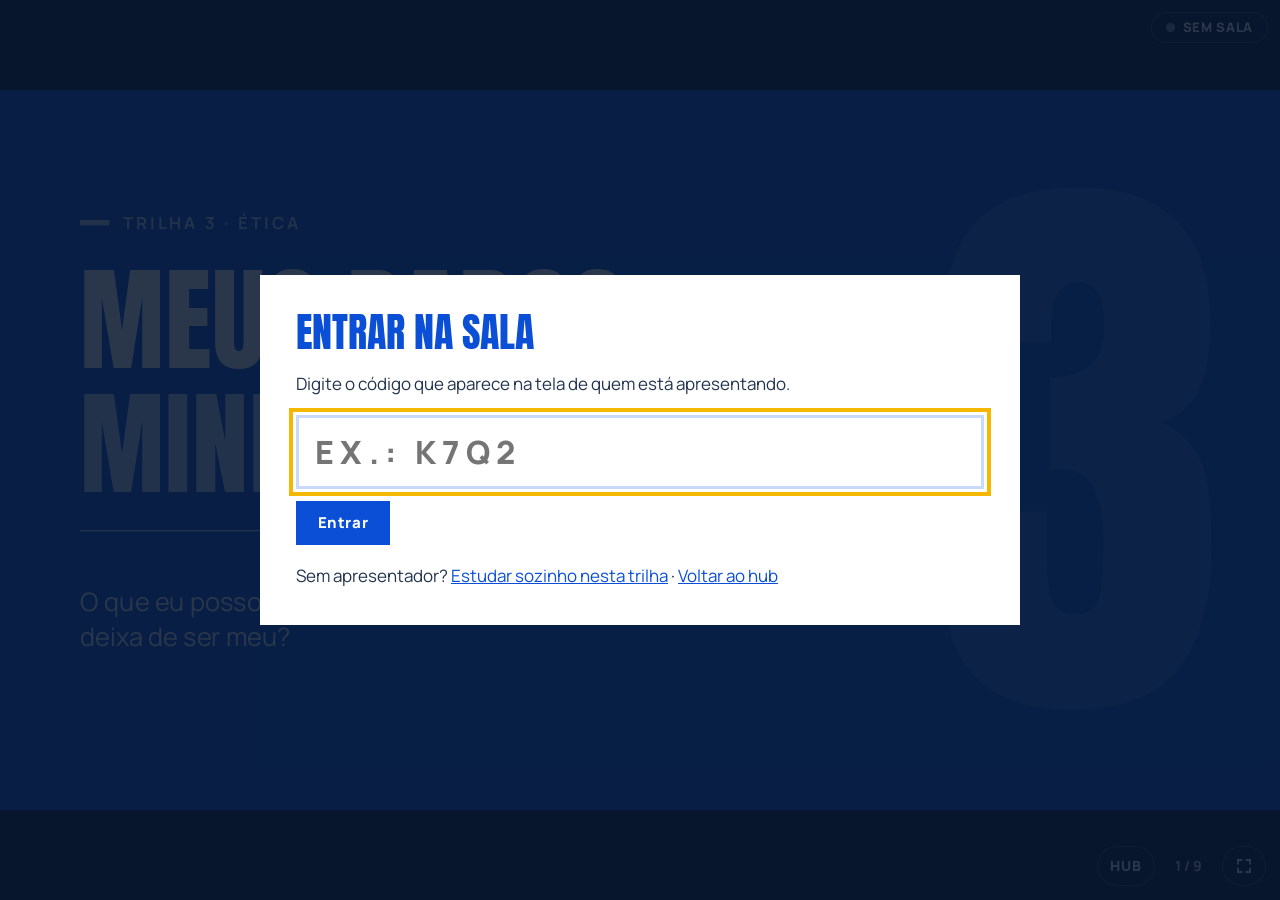
<file: trilhas/dados.html>
<!DOCTYPE html>
<html lang="pt-BR">
<head>
<meta charset="utf-8">
<meta name="viewport" content="width=device-width, initial-scale=1">
<link rel="icon" href="data:image/svg+xml,%3Csvg xmlns='http://www.w3.org/2000/svg' viewBox='0 0 32 32'%3E%3Crect width='32' height='32' fill='%230B4FD6'/%3E%3Crect x='6' y='13' width='20' height='6' fill='white'/%3E%3C/svg%3E">
<title>Trilha 3 · Meus dados, minha autoria</title>
<link rel="stylesheet" href="../assets/css/base.css?v=26">
<link rel="stylesheet" href="../assets/css/deck.css?v=26">
<style>
  .item { font-family: var(--titulo); text-transform: uppercase; font-size: 78px; line-height: 1.08; color: var(--marinho); margin: 0; }
  html.portrait .item { font-size: 50px; }
  .why { font-size: 30px; line-height: 1.45; margin: 0; color: var(--tinta); }
</style>
</head>
<body>
<main class="deck" data-deck="trilhas/dados.html" data-root="../">

  <section class="slide blue divider" data-title="Capa">
    <div class="ghost">3</div>
    <div class="inner">
      <div class="kicker rise">Trilha 3 · Ética</div>
      <h1 class="title" data-scramble>Meus dados,</h1>
      <h1 class="title rise" style="color:var(--claro);margin-top:-30px">minha autoria</h1>
      <div class="rule rise"></div>
      <p class="sub rise">O que eu posso colar numa IA? E quando o trabalho deixa de ser meu?</p>
    </div>
    <aside class="notes"><b>Antes de começar:</b> clique no selo AO VIVO e mostre o QR code ou o código da sala.<br><b>Diga:</b> “Hoje a conversa é sobre privacidade e autoria — o que a gente compartilha e o que a gente assina.”<br><b>Tempo total:</b> 20 a 25 min.</aside>
  </section>

  <section class="slide navy" data-title="Para onde vai?" data-steps="2">
    <div class="kicker rise">Vote no computador/celular</div>
    <div class="cols mid grow" style="--n:2;gap:90px">
      <h2 class="big-q rise" style="color:#fff">O que você digita numa IA <span style="color:var(--claro)">para onde vai?</span></h2>
      <div class="poll rise" data-poll="t3-onde" data-show="1">
        <button>Some quando eu fecho a janela</button><button>Pode ficar guardado pela empresa</button><button>Não sei</button>
      </div>
    </div>
    <p class="lead" data-step="1" style="color:#fff;font-size:32px">Depende do serviço: muitos <b>guardam as conversas</b>, e alguns podem usá-las para melhorar a IA. Vale ler as configurações e os termos de uso.</p>
    <aside class="notes">Avance para mostrar o resultado e a explicação.<br><b>Diga:</b> “Na dúvida, trate a conversa com a IA como algo que outra pessoa pode ler.”</aside>
  </section>

  <section class="slide" data-title="Semáforo" data-steps="8">
    <div class="kicker rise">Semáforo · posso colar isto numa IA?</div>
    <div class="swap grow">
      <div data-step="0" data-until="2" class="cols mid" style="--n:2;gap:80px">
        <div style="display:flex;flex-direction:column;gap:24px"><span class="small">Situação 1 de 4</span><p class="item">O enunciado da lista de exercícios de Física</p><div data-step="1"><span class="sem g">Pode colar</span><p class="why" style="margin-top:16px">Não tem dado pessoal. É um bom uso: peça dicas, não só a resposta.</p></div></div>
        <div class="poll traffic" data-poll="t3-c1" data-show="1"><button>🟢 Pode colar</button><button>🟡 Com cuidado</button><button>🔴 Não cole</button></div>
      </div>
      <div data-step="2" data-until="4" class="cols mid" style="--n:2;gap:80px">
        <div style="display:flex;flex-direction:column;gap:24px"><span class="small">Situação 2 de 4</span><p class="item">Foto do meu boletim com nome e matrícula</p><div data-step="3"><span class="sem r">Não cole</span><p class="why" style="margin-top:16px">Nome, matrícula e notas identificam você. Se precisar de ajuda, digite só as notas, sem identificação.</p></div></div>
        <div class="poll traffic" data-poll="t3-c2" data-show="3"><button>🟢 Pode colar</button><button>🟡 Com cuidado</button><button>🔴 Não cole</button></div>
      </div>
      <div data-step="4" data-until="6" class="cols mid" style="--n:2;gap:80px">
        <div style="display:flex;flex-direction:column;gap:24px"><span class="small">Situação 3 de 4</span><p class="item">A redação que eu escrevi, para receber comentários</p><div data-step="5"><span class="sem y">Com cuidado</span><p class="why" style="margin-top:16px">Pode, se a atividade permitir. Tire dados pessoais do texto, peça comentários (não reescrita) e declare o uso.</p></div></div>
        <div class="poll traffic" data-poll="t3-c3" data-show="5"><button>🟢 Pode colar</button><button>🟡 Com cuidado</button><button>🔴 Não cole</button></div>
      </div>
      <div data-step="6" class="cols mid" style="--n:2;gap:80px">
        <div style="display:flex;flex-direction:column;gap:24px"><span class="small">Situação 4 de 4</span><p class="item">Print da conversa do grupo da turma</p><div data-step="7"><span class="sem r">Não cole</span><p class="why" style="margin-top:16px">Tem nomes, números e mensagens de outras pessoas, que não autorizaram. Privacidade também é sobre os outros.</p></div></div>
        <div class="poll traffic" data-poll="t3-c4" data-show="7"><button>🟢 Pode colar</button><button>🟡 Com cuidado</button><button>🔴 Não cole</button></div>
      </div>
    </div>
    <aside class="notes">Quatro situações, dois cliques cada: <b>1º</b> a turma vota, <b>2º</b> você revela a resposta e o motivo.<br><b>Pergunte</b> sempre a alguém que votou diferente da maioria: “o que te fez pensar assim?”.</aside>
  </section>

  <section class="slide" data-title="Nunca cole">
    <div class="kicker rise">Nunca cole numa IA</div>
    <div class="cols stretch grow" style="--n:3">
      <div class="card rise"><h3>Senhas e códigos</h3><p>De e-mail, redes sociais, banco ou aplicativos.</p></div>
      <div class="card rise"><h3>Documentos</h3><p>RG, CPF, boletim, matrícula, comprovantes.</p></div>
      <div class="card rise"><h3>Onde você está</h3><p>Endereço, telefone, rotina, localização.</p></div>
      <div class="card rise"><h3>Dados de outras pessoas</h3><p>Fotos, prints e conversas sem autorização.</p></div>
      <div class="card rise"><h3>Saúde e intimidade</h3><p>Informações sensíveis sobre você ou sobre alguém.</p></div>
      <div class="card solid rise"><h3>Troque por exemplo</h3><p>Use nomes e dados inventados: “um aluno chamado X”.</p></div>
    </div>
    <aside class="notes"><b>Diga:</b> “Se precisar de ajuda com algo pessoal, troque por um exemplo genérico.” Peça para a turma dar um exemplo de como reescrever um pedido sem dados pessoais.</aside>
  </section>

  <section class="slide" data-title="Autoria" data-steps="6">
    <div class="kicker rise">Autoria · isso é trabalho seu?</div>
    <div class="swap grow">
      <div data-step="0" data-until="2" class="cols mid" style="--n:2;gap:80px">
        <div style="display:flex;flex-direction:column;gap:24px"><span class="small">Cenário A</span><p class="item">Pedi para a IA escrever a redação e entreguei como minha.</p><div data-step="1"><p class="why"><b>Não é autoria sua.</b> E entregar como se fosse é desonesto — com o professor e com você, que não treinou a escrita.</p></div></div>
        <div class="poll" data-poll="t3-a" data-show="1"><button>É meu trabalho</button><button>Em parte</button><button>Não é meu</button></div>
      </div>
      <div data-step="2" data-until="4" class="cols mid" style="--n:2;gap:80px">
        <div style="display:flex;flex-direction:column;gap:24px"><span class="small">Cenário B</span><p class="item">Escrevi a redação e pedi para a IA apontar erros. Eu mesmo corrigi.</p><div data-step="3"><p class="why"><b>A autoria é sua, com apoio.</b> Você escreveu e decidiu as correções. Se a atividade pedir, declare o uso.</p></div></div>
        <div class="poll" data-poll="t3-b" data-show="3"><button>É meu trabalho</button><button>Em parte</button><button>Não é meu</button></div>
      </div>
      <div data-step="4" class="cols mid" style="--n:2;gap:80px">
        <div style="display:flex;flex-direction:column;gap:24px"><span class="small">Cenário C</span><p class="item">Pedi ideias de tema à IA, escolhi uma e escrevi o texto.</p><div data-step="5"><p class="why"><b>Em parte — e depende do combinado.</b> O texto é seu, a ideia teve apoio. Combine com o professor e conte como usou.</p></div></div>
        <div class="poll" data-poll="t3-c" data-show="5"><button>É meu trabalho</button><button>Em parte</button><button>Não é meu</button></div>
      </div>
    </div>
    <aside class="notes">Três cenários, dois cliques cada (votar → comentar).<br><b>Dica:</b> não existe uma regra única para todas as escolas. O que vale sempre: <b>transparência</b> e respeitar o que foi combinado na atividade.</aside>
  </section>

  <section class="slide" data-title="Declare o uso">
    <div class="kicker rise">Transparência</div>
    <h2 class="title s rise">Usou IA? <em>Conte como.</em></h2>
    <div class="prompt rise">
      <div class="p-head"><b>Modelo de declaração</b><button type="button" class="copy">Copiar</button></div>
      <q>Usei uma ferramenta de IA para [gerar ideias de tema / revisar a ortografia / explicar um conceito]. O texto, as escolhas e os argumentos são meus. Conferi as informações em [fonte].</q>
    </div>
    <p class="lead rise" style="font-size:32px">Declarar não é confessar um erro: é mostrar que você usou a ferramenta com responsabilidade.</p>
    <aside class="notes"><b>Pergunte:</b> “Vocês já precisaram declarar o uso de alguma ferramenta em um trabalho?” Mostre o botão copiar.</aside>
  </section>

  <section class="slide" data-title="Quem responde?" data-steps="2">
    <div class="kicker rise">Caso real · quem responde pelo erro?</div>
    <div class="cols grow" style="--n:2;gap:70px">
      <div class="casos" style="grid-template-columns:1fr" data-casos="aircanada"></div>
      <div style="display:flex;flex-direction:column;gap:26px">
        <div class="poll" data-poll="t3-resp" data-show="1">
          <p class="q">Se você usa uma resposta errada da IA num trabalho, de quem é a responsabilidade?</p>
          <button>Da IA</button><button>Da empresa da IA</button><button>Minha</button>
        </div>
        <p class="lead" data-step="1" style="font-size:30px">Quem <b>usa e entrega</b> a resposta responde por ela — por isso é preciso verificar.</p>
      </div>
    </div>
    <aside class="notes">Leia o caso. No caso real, o tribunal disse que a empresa era responsável pelo que o chatbot dela informou. <b>Ligue com a turma:</b> no trabalho escolar, quem entrega é você.</aside>
  </section>

  <section class="slide navy" data-title="Compromisso">
    <div class="kicker rise">Antes de colar ou entregar, pergunte</div>
    <div class="cols stretch grow" style="--n:3">
      <div class="card navy rise" style="background:rgba(255,255,255,.08)"><span class="num">1</span><h3>Tem dado pessoal meu ou de alguém?</h3></div>
      <div class="card navy rise" style="background:rgba(255,255,255,.08)"><span class="num">2</span><h3>A atividade permite usar IA?</h3></div>
      <div class="card navy rise" style="background:rgba(255,255,255,.08)"><span class="num">3</span><h3>Eu consigo contar como usei?</h3></div>
    </div>
    <aside class="notes">Peça para a turma repetir as três perguntas. É o compromisso final da trilha.</aside>
  </section>

  <section class="slide blue center" data-title="Encerramento">
    <div class="kicker rise">Missão cumprida</div>
    <h2 class="title l rise">Seus dados são seus. Sua autoria também.</h2>
    <p class="small rise" style="font-size:26px">Trilha 3 · Missão IA</p>
    <aside class="notes">Agradeça. Se der tempo, cada dupla cria um desafio do tipo “ética e dados” no criador de desafios.</aside>
  </section>

</main>
<script src="../assets/data/casos.js?v=26"></script>
<script src="../assets/js/deck.js?v=26"></script>
<script src="../assets/js/ao-vivo.js?v=26"></script>
</body>
</html>
</file>
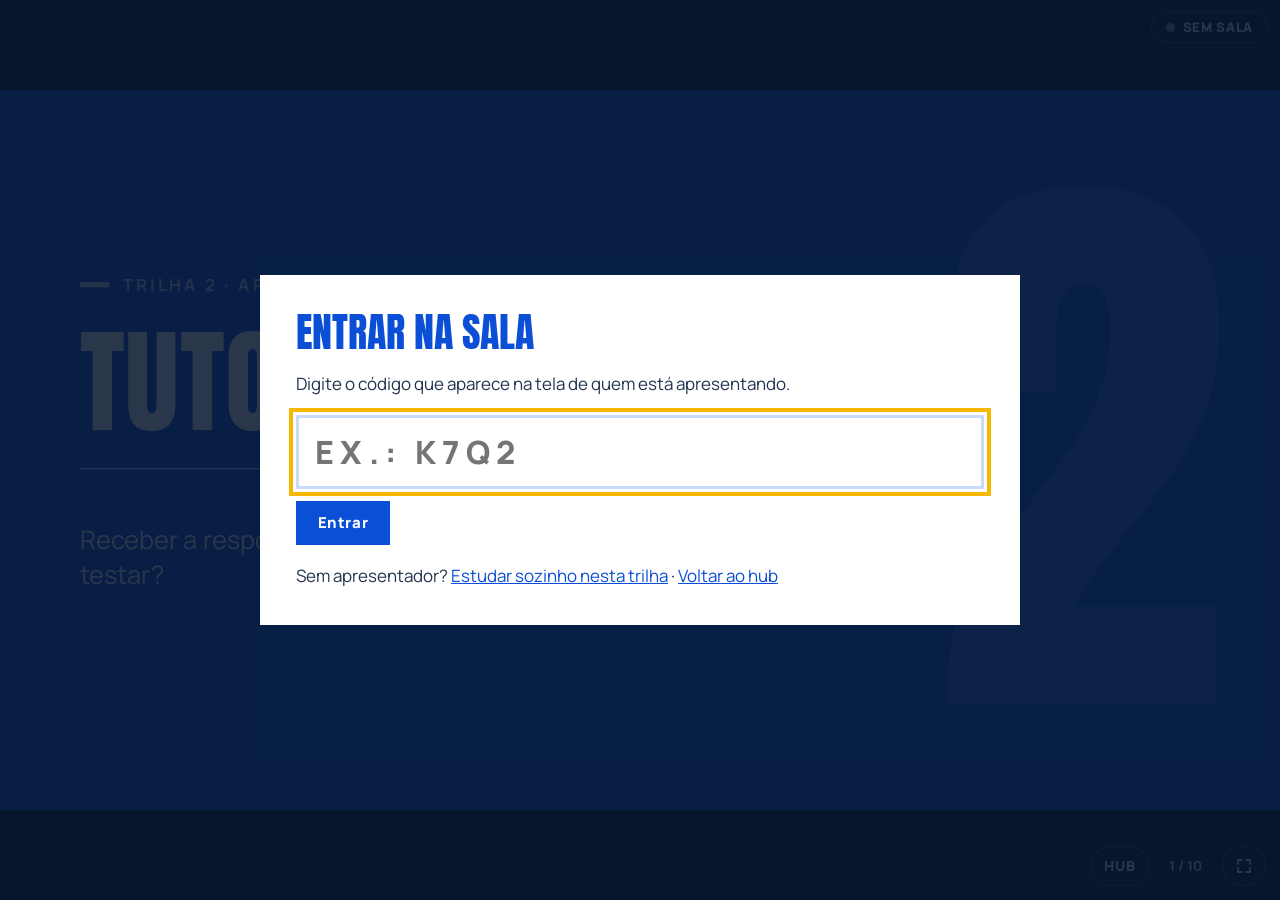
<file: trilhas/tutor.html>
<!DOCTYPE html>
<html lang="pt-BR">
<head>
<meta charset="utf-8">
<meta name="viewport" content="width=device-width, initial-scale=1">
<link rel="icon" href="data:image/svg+xml,%3Csvg xmlns='http://www.w3.org/2000/svg' viewBox='0 0 32 32'%3E%3Crect width='32' height='32' fill='%230B4FD6'/%3E%3Crect x='6' y='13' width='20' height='6' fill='white'/%3E%3C/svg%3E">
<title>Trilha 2 · Tutor, não atalho</title>
<link rel="stylesheet" href="../assets/css/base.css?v=26">
<link rel="stylesheet" href="../assets/css/deck.css?v=26">
</head>
<body>
<main class="deck" data-deck="trilhas/tutor.html" data-root="../">

  <section class="slide blue divider" data-title="Capa">
    <div class="ghost">2</div>
    <div class="inner">
      <div class="kicker rise">Trilha 2 · Aprender</div>
      <h1 class="title" data-scramble>Tutor, não atalho</h1>
      <div class="rule rise"></div>
      <p class="sub rise">Receber a resposta é diferente de aprender. Vamos testar?</p>
    </div>
    <aside class="notes"><b>Antes de começar:</b> clique no selo AO VIVO e mostre o QR code ou o código da sala.<br><b>Diga:</b> “Hoje vamos fazer um experimento: duas formas de usar IA no mesmo problema.”<br><b>Tempo total:</b> 25 a 30 min. Precisa de duplas.</aside>
  </section>

  <section class="slide navy" data-title="Como você usa?" data-steps="2">
    <div class="kicker rise">Vote no computador/celular · é anônimo</div>
    <div class="cols mid grow" style="--n:2;gap:90px">
      <h2 class="big-q rise" style="color:#fff">Quando usa IA numa tarefa, <span style="color:var(--claro)">o que você pede?</span></h2>
      <div class="poll rise" data-poll="t2-uso" data-show="1">
        <button>A resposta pronta</button><button>Uma explicação</button><button>Dicas para eu resolver</button><button>Não uso IA</button>
      </div>
    </div>
    <aside class="notes"><b>Diga:</b> “Ninguém vê o seu voto, só o total.” Avance para mostrar o resultado.<br><b>Não julgue</b> nenhuma resposta: o experimento vai mostrar as diferenças.</aside>
  </section>

  <section class="slide" data-title="Duas formas de pedir" data-steps="2">
    <div class="kicker rise">O experimento</div>
    <h2 class="title s rise">Mesmo problema, <em>dois pedidos</em></h2>
    <div class="card rise" style="background:var(--marinho)"><span class="tag" style="background:var(--amarelo);color:var(--marinho)">O problema</span><p style="color:#fff;font-size:34px;font-weight:700">Uma loja dá 20% de desconto em um tênis de R$ 200 e, no caixa, mais 10% sobre o novo preço. O desconto total foi de 30%?</p></div>
    <div class="cols stretch" style="--n:2" data-step="1">
      <div class="prompt" style="background:var(--gelo);color:var(--marinho)">
        <div class="p-head"><b style="color:var(--azul)">Grupo A · resposta pronta</b><button type="button" class="copy">Copiar</button></div>
        <q>Resolva esta questão e me dê a resposta: Uma loja dá 20% de desconto em um tênis de R$ 200 e, no caixa, mais 10% sobre o novo preço. O desconto total foi de 30%?</q>
      </div>
      <div class="prompt">
        <div class="p-head"><b>Grupo B · tutor</b><button type="button" class="copy">Copiar</button></div>
        <q>Atue como tutor: faça perguntas, dê pistas graduais e não entregue a resposta antes de eu tentar. Questão: Uma loja dá 20% de desconto em um tênis de R$ 200 e, no caixa, mais 10% sobre o novo preço. O desconto total foi de 30%?</q>
      </div>
    </div>
    <aside class="notes"><b>Divida a turma:</b> metade das duplas é Grupo A, metade é Grupo B.<br><b>Diga:</b> “Copiem o comando do seu grupo e usem na IA por 6 minutos. Não colem nenhum dado pessoal.”<br>Sem IA disponível? Avance: o próximo slide tem um simulador.</aside>
  </section>

  <section class="slide" data-title="Simulador">
    <div class="kicker rise">Sem IA? Use o simulador do seu grupo</div>
    <div class="cols stretch grow" style="--n:2;min-height:0">
      <div style="display:flex;flex-direction:column;gap:14px;min-height:0"><b class="rise" style="font-size:26px;color:var(--azul)">GRUPO A · resposta pronta</b><div class="sim rise" data-sim="a" style="height:720px"></div></div>
      <div style="display:flex;flex-direction:column;gap:14px;min-height:0"><b class="rise" style="font-size:26px;color:var(--azul)">GRUPO B · tutor</b><div class="sim rise" data-sim="b" style="height:720px"></div></div>
    </div>
    <aside class="notes">Cada pessoa clica em “Próxima mensagem” no próprio aparelho. <b>Grupo B:</b> antes de clicar, tente responder a pergunta da IA!</aside>
  </section>

  <section class="slide" data-title="Agora sem IA" data-steps="3">
    <div class="kicker rise">Agora sem IA · 3 min · sozinho(a)</div>
    <div class="cols grow" style="--n:2;gap:80px">
      <div style="display:flex;flex-direction:column;gap:30px">
        <h2 class="big-q rise" style="font-size:76px">Um produto de R$ 100 sobe 10% e depois tem 10% de desconto. <span style="color:var(--azul)">Volta a custar R$ 100?</span></h2>
        <div class="card solid" data-step="2"><h3>Não: R$ 100 → R$ 110 → R$ 99.</h3><p>Os 10% de desconto são calculados sobre R$ 110.</p></div>
      </div>
      <div class="poll" data-poll="t2-sem-ia" data-show="1">
        <p class="q">Você conseguiu resolver e explicar sozinho(a)?</p>
        <button>Grupo A · consegui</button><button>Grupo A · não consegui</button>
        <button>Grupo B · consegui</button><button>Grupo B · não consegui</button>
      </div>
    </div>
    <aside class="notes"><b>Diga:</b> “Agora é sem IA e sem consultar. Resolvam e preparem-se para explicar.” Depois de 3 min, todos votam.<br>Avance para ver o resultado e <b>compare com cuidado</b>: é só a nossa turma, não uma pesquisa científica. Avance de novo para a solução.</aside>
  </section>

  <section class="slide" data-title="Reflexão">
    <div class="kicker rise">Reflexão em dupla</div>
    <h2 class="title s rise">O que a IA fez — e o que <em>você</em> aprendeu?</h2>
    <div class="cols stretch grow" style="--n:3">
      <div class="field rise"><label for="r1">O que a IA fez por você?</label><textarea id="r1" rows="6" data-save="r1"></textarea></div>
      <div class="field rise"><label for="r2">O que você realmente entendeu?</label><textarea id="r2" rows="6" data-save="r2"></textarea></div>
      <div class="field rise"><label for="r3">Como você verificou a resposta?</label><textarea id="r3" rows="6" data-save="r3"></textarea></div>
    </div>
    <aside class="notes">Peça para uma dupla do Grupo A e uma do Grupo B lerem o que escreveram.<br><b>Pergunte:</b> “Terminar a tarefa e conseguir explicar é a mesma coisa?”</aside>
  </section>

  <section class="slide" data-title="5 estratégias" data-steps="5" style="display:grid;grid-template-columns:520px minmax(0,1fr);grid-template-rows:auto 1fr;gap:40px 80px">
    <div class="kicker rise" style="grid-column:1/-1">5 formas de usar IA para aprender</div>
    <ol class="steplist rise">
      <li data-hl="0">1 · Tutor</li><li data-hl="1">2 · Explicação em níveis</li><li data-hl="2">3 · Devolutiva</li><li data-hl="3">4 · Perguntas para treinar</li><li data-hl="4">5 · Verificação</li>
    </ol>
    <div class="swap" style="align-items:start">
      <div data-step="0" data-only style="display:flex;flex-direction:column;gap:26px"><h2 class="title s">Tutor</h2><p class="lead">Para aprender a resolver — não só receber a solução.</p><div class="prompt"><div class="p-head"><b>Comando</b><button type="button" class="copy">Copiar</button></div><q>Atue como meu tutor de [matéria]. Faça uma pergunta de cada vez, dê pistas graduais e não me dê a resposta antes de eu tentar.</q></div></div>
      <div data-step="1" data-only style="display:flex;flex-direction:column;gap:26px"><h2 class="title s">Explicação em níveis</h2><p class="lead">Quando um conceito não entra de primeira.</p><div class="prompt"><div class="p-head"><b>Comando</b><button type="button" class="copy">Copiar</button></div><q>Explique [conceito] em três níveis: para uma criança de 10 anos, para o ensino médio e com os termos técnicos. Depois me faça uma pergunta para ver se entendi.</q></div></div>
      <div data-step="2" data-only style="display:flex;flex-direction:column;gap:26px"><h2 class="title s">Devolutiva</h2><p class="lead">Para melhorar o que você mesmo produziu.</p><div class="prompt"><div class="p-head"><b>Comando</b><button type="button" class="copy">Copiar</button></div><q>Leia minha resposta abaixo. Aponte dois pontos fortes e um ponto a melhorar, explicando por quê. Não reescreva o texto por mim.</q></div></div>
      <div data-step="3" data-only style="display:flex;flex-direction:column;gap:26px"><h2 class="title s">Perguntas para treinar</h2><p class="lead">Tentar lembrar sem consultar ajuda a fixar o que você estudou.</p><div class="prompt"><div class="p-head"><b>Comando</b><button type="button" class="copy">Copiar</button></div><q>Crie 5 perguntas sobre [tema] para eu responder sem consultar nada. Só mostre a correção depois que eu responder.</q></div></div>
      <div data-step="4" data-only style="display:flex;flex-direction:column;gap:26px"><h2 class="title s">Verificação</h2><p class="lead">Para saber o que conferir antes de confiar.</p><div class="prompt"><div class="p-head"><b>Comando</b><button type="button" class="copy">Copiar</button></div><q>Quais afirmações da sua resposta eu deveria conferir em uma fonte confiável? Liste-as e diga que tipo de fonte serve para cada uma.</q></div><p class="small"><b>Atenção:</b> a IA pode indicar fontes que não existem. Abra e confira.</p></div>
    </div>
    <aside class="notes">Uma estratégia por clique. <b>Diga:</b> “Todos os comandos têm botão de copiar no computador/celular de vocês.”<br><b>Pergunte:</b> “Qual dessas você usaria para estudar para a próxima prova?”</aside>
  </section>

  <section class="slide center" data-title="Regra de ouro">
    <div class="kicker rise">Regra de ouro</div>
    <h2 class="big-q rise" style="max-width:1600px">Se eu não consigo explicar, <span style="color:var(--azul)">eu ainda não aprendi.</span></h2>
    <aside class="notes">Leia em voz alta e deixe na tela alguns segundos. Ligue com o experimento: quem conseguiu explicar a questão sem IA?</aside>
  </section>

  <section class="slide navy" data-title="Síntese" data-steps="2">
    <div class="kicker rise">Para fechar</div>
    <div class="cols mid grow" style="--n:2;gap:90px">
      <h2 class="big-q rise" style="color:#fff">A IA ajuda a aprender <span style="color:var(--claro)">ou só a entregar?</span></h2>
      <div class="poll rise" data-poll="t2-fim" data-show="1">
        <button>Ajuda a aprender</button><button>Só ajuda a entregar</button><button>Depende de como eu uso</button>
      </div>
    </div>
    <p class="lead" data-step="1" style="color:#fff">Quem decide é o <b>pedido</b> que você faz — e o que você faz <b>depois</b> da resposta.</p>
    <aside class="notes">Compare com a primeira votação. Feche com a ideia de que a mesma IA pode ser atalho ou tutor.</aside>
  </section>

  <section class="slide blue center" data-title="Encerramento">
    <div class="kicker rise">Missão cumprida</div>
    <h2 class="title l rise">Use a IA como tutor, não como atalho.</h2>
    <p class="small rise" style="font-size:26px">Trilha 2 · Missão IA</p>
    <aside class="notes">Agradeça. Quem quiser pode copiar os comandos das 5 estratégias pelo hub.</aside>
  </section>

</main>
<script src="../assets/js/simulador.js?v=26"></script>
<script src="../assets/js/deck.js?v=26"></script>
<script src="../assets/js/ao-vivo.js?v=26"></script>
</body>
</html>
</file>
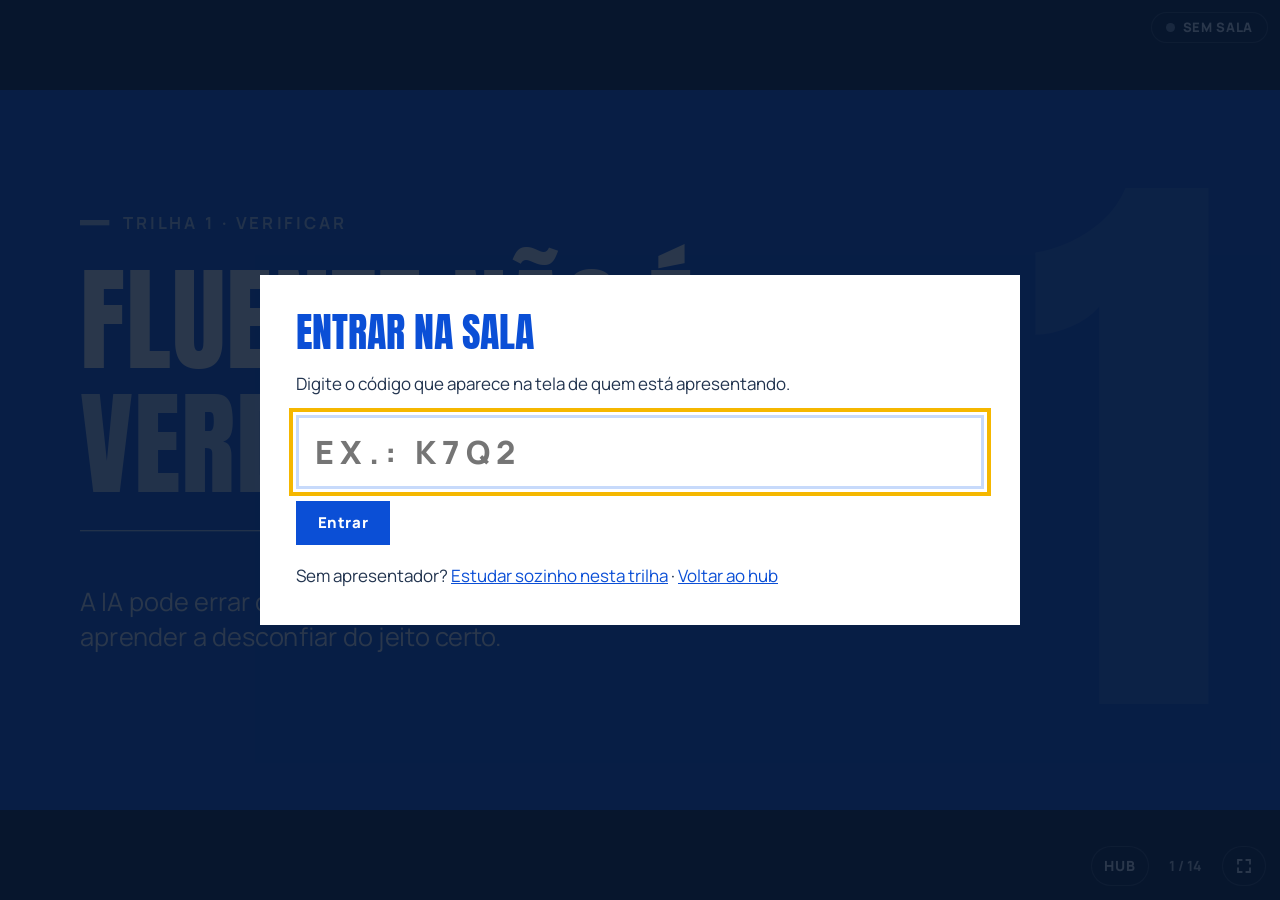
<file: trilhas/verificar.html>
<!DOCTYPE html>
<html lang="pt-BR">
<head>
<meta charset="utf-8">
<meta name="viewport" content="width=device-width, initial-scale=1">
<link rel="icon" href="data:image/svg+xml,%3Csvg xmlns='http://www.w3.org/2000/svg' viewBox='0 0 32 32'%3E%3Crect width='32' height='32' fill='%230B4FD6'/%3E%3Crect x='6' y='13' width='20' height='6' fill='white'/%3E%3C/svg%3E">
<title>Trilha 1 · Fluente não é verdadeiro</title>
<link rel="stylesheet" href="../assets/css/base.css?v=26">
<link rel="stylesheet" href="../assets/css/deck.css?v=26">
</head>
<body>
<main class="deck" data-deck="trilhas/verificar.html" data-root="../">

  <section class="slide blue divider" data-title="Capa">
    <div class="ghost">1</div>
    <div class="inner">
      <div class="kicker rise">Trilha 1 · Verificar</div>
      <h1 class="title" data-scramble>Fluente não é</h1>
      <h1 class="title rise" style="color:var(--claro);margin-top:-30px">verdadeiro</h1>
      <div class="rule rise"></div>
      <p class="sub rise">A IA pode errar com segurança. Hoje você vai aprender a desconfiar do jeito certo.</p>
    </div>
    <aside class="notes"><b>Antes de começar:</b> clique no selo AO VIVO e mostre o QR code ou o código da sala. Espere a turma entrar.<br><b>Diga:</b> “Hoje a gente vai investigar respostas de IA como detetives.”<br><b>Tempo total:</b> 20 a 30 min.</aside>
  </section>

  <section class="slide navy" data-title="Pergunta inicial" data-steps="2">
    <div class="kicker rise">Vote no computador/celular</div>
    <div class="cols mid grow" style="--n:2;gap:90px">
      <h2 class="big-q rise" style="color:#fff">Uma resposta bem escrita por IA é <span style="color:var(--claro)">sempre correta?</span></h2>
      <div class="poll rise" data-poll="t1-inicio" data-show="1">
        <button>Sim</button><button>Não</button><button>Depende</button>
      </div>
    </div>
    <aside class="notes"><b>Diga:</b> “Votem sem conversar.” Espere votar e avance para mostrar o resultado.<br><b>Pergunte:</b> “Quem votou ‘sim’ pode dizer por quê?” Não corrija ainda — vamos descobrir juntos.</aside>
  </section>

  <section class="slide" data-title="Como a IA escreve" data-steps="3">
    <div class="kicker rise">Como a IA escreve</div>
    <h2 class="title s rise">Ela prevê a <em>próxima palavra</em></h2>
    <div class="flow">
      <div class="node" data-step="0"><span class="n">1</span><b>Lê o contexto</b><span>Sua pergunta e a conversa até ali.</span></div>
      <div class="node" data-step="1"><span class="n">2</span><b>Prevê</b><span>Calcula quais palavras são mais prováveis de vir depois.</span></div>
      <div class="node" data-step="2" style="background:var(--azul);color:#fff"><span class="n" style="color:var(--claro)">3</span><b>Repete</b><span style="color:var(--claro)">Acrescenta uma palavra e prevê de novo, até formar a resposta.</span></div>
    </div>
    <p class="lead push" data-step="2" style="font-weight:700">Em nenhum passo existe uma etapa obrigatória de <mark class="good">conferir se é verdade</mark>.</p>
    <aside class="notes"><b>Diga:</b> “A IA não copia de um lugar: ela aprendeu padrões em muitos textos e gera o texto pedaço por pedaço.” Avance um quadro por vez.<br><b>Dica:</b> se alguém perguntar, algumas IAs também fazem buscas na internet — mas mesmo assim podem errar.</aside>
  </section>

  <section class="slide" data-title="Laboratório de previsão" data-steps="3">
    <div class="kicker rise">Laboratório de previsão</div>
    <div class="cols grow" style="--n:2;gap:90px">
      <div style="display:flex;flex-direction:column;gap:34px">
        <div class="swap">
          <p class="big-q" data-step="0" data-until="2">Hoje eu comi <span style="color:var(--azul)">___</span></p>
          <p class="big-q" data-step="2">No café da manhã, eu comi <span style="color:var(--azul)">___</span></p>
        </div>
        <div class="poll" data-poll="t1-comi" data-show="1">
          <p class="q">Qual palavra vem depois?</p>
          <button>arroz</button><button>pão</button><button>pizza</button><button>tapioca</button>
        </div>
      </div>
      <div style="display:flex;flex-direction:column;gap:30px">
        <span class="label-sim" data-step="1">Valores ilustrativos · não medidos em um modelo real</span>
        <div class="swap">
          <div class="bars" data-step="1" data-until="2">
            <div class="bar top"><span>arroz</span><div class="track"><i class="fill" data-w="34"></i></div><span class="v">34%</span></div>
            <div class="bar"><span>pizza</span><div class="track"><i class="fill" data-w="21"></i></div><span class="v">21%</span></div>
            <div class="bar"><span>pão</span><div class="track"><i class="fill" data-w="17"></i></div><span class="v">17%</span></div>
            <div class="bar"><span>tapioca</span><div class="track"><i class="fill" data-w="5"></i></div><span class="v">5%</span></div>
          </div>
          <div class="bars" data-step="2">
            <div class="bar top"><span>pão</span><div class="track"><i class="fill" data-w="47"></i></div><span class="v">47%</span></div>
            <div class="bar"><span>tapioca</span><div class="track"><i class="fill" data-w="19"></i></div><span class="v">19%</span></div>
            <div class="bar"><span>pizza</span><div class="track"><i class="fill" data-w="4"></i></div><span class="v">4%</span></div>
            <div class="bar"><span>arroz</span><div class="track"><i class="fill" data-w="2"></i></div><span class="v">2%</span></div>
          </div>
        </div>
        <p class="lead" data-step="2" style="font-size:32px">Mudou o contexto, mudou a previsão. A IA escolhe o <b>provável</b>, não o <b>verdadeiro</b>.</p>
      </div>
    </div>
    <aside class="notes"><b>1.</b> Todos votam. <b>2.</b> Avance: mostre as “probabilidades” e diga que são <u>inventadas para ilustrar</u>. <b>3.</b> Avance: com mais contexto, a previsão muda.<br><b>Pergunte:</b> “E se muita gente na internet escrevesse uma informação errada? O que a IA aprenderia?”</aside>
  </section>

  <section class="slide" data-title="Resposta suspeita · Biologia" data-steps="2">
    <div class="kicker rise">Investigação · Exemplo 1 · Biologia</div>
    <div class="cols mid grow" style="--n:2;grid-template-columns:minmax(0,1.25fr) minmax(0,1fr);gap:70px">
      <div class="chat rise">
        <div class="bubble me"><span class="who">Estudante</span>Explique como funciona a fotossíntese.</div>
        <div class="bubble ai"><span class="who">IA</span><span data-type>A fotossíntese é o processo pelo qual as plantas produzem o próprio alimento usando a energia da luz. A clorofila, presente nas folhas, capta a luz do Sol. A planta absorve oxigênio (O₂) do ar e água do solo e, com isso, produz glicose, liberando gás carbônico (CO₂) para a atmosfera. Por isso, a fotossíntese é essencial para a vida na Terra.</span></div>
      </div>
      <div style="display:flex;flex-direction:column;gap:30px">
        <img class="banner rise" src="../assets/img/fotossintese.jpg" alt="Ilustração de uma planta recebendo luz do Sol, com o interior de uma folha e moléculas de gases">
        <div class="poll rise" data-poll="t1-foto" data-show="1">
          <p class="q">Qual é o seu veredito?</p>
          <button>✓ Confio</button>
          <button>? Preciso verificar</button>
          <button>✗ Está incorreta</button>
        </div>
      </div>
    </div>
    <aside class="notes"><b>Importante:</b> ainda NÃO diga que é uma simulação.<br><b>Diga:</b> “Leiam com calma e votem.” Avance para mostrar a votação.<br><b>Pergunte:</b> “Quem votou ‘incorreta’ achou o erro onde? Como vocês checariam?”</aside>
  </section>

  <section class="slide" data-title="Revelação · Biologia" data-steps="3">
    <div class="row rise" style="gap:24px">
      <span class="verdict no">✗ Incorreta</span>
      <span class="label-sim">Simulação · resposta criada para esta atividade</span>
    </div>
    <div class="cols" style="--n:2;gap:60px" data-step="1">
      <div class="card line" style="border-color:var(--vermelho)"><span class="tag" style="background:var(--vermelho)">O texto dizia</span><p style="font-size:30px">A planta absorve <mark class="bad">oxigênio (O₂)</mark> e libera <mark class="bad">gás carbônico (CO₂)</mark>.</p></div>
      <div class="card line" style="border-color:var(--verde)"><span class="tag" style="background:var(--verde)">O correto</span><p style="font-size:30px">A planta absorve <mark class="good">gás carbônico (CO₂)</mark> e água, e libera <mark class="good">oxigênio (O₂)</mark>.</p></div>
    </div>
    <div class="eq" data-step="1">6 CO₂ + 6 H₂O  —luz→  C₆H₁₂O₆ + 6 O₂</div>
    <div class="cols" style="--n:2;gap:60px" data-step="2">
      <div><h3 style="margin:0 0 12px;font-size:32px">Como verificar</h3><ul class="list"><li>Livro didático de Biologia</li><li>Professor(a) da área</li><li>Sites educacionais de instituições confiáveis</li></ul></div>
      <div class="card"><h3>Por que a troca convence?</h3><p>As plantas também respiram — e na respiração absorvem O₂ e liberam CO₂. O texto misturou dois processos reais, e o resto da resposta estava certo.</p></div>
    </div>
    <aside class="notes"><b>Diga com clareza:</b> “Essa resposta foi escrita de propósito para a atividade. Não veio de uma IA de verdade.” Mostre a troca, a equação e onde conferir.<br><b>Lição:</b> um erro grave pode estar escondido num texto quase todo certo.</aside>
  </section>

  <section class="slide" data-title="Resposta suspeita · Geografia" data-steps="2">
    <div class="kicker rise">Investigação · Exemplo 2 · Geografia</div>
    <div class="cols mid grow" style="--n:2;grid-template-columns:minmax(0,1.25fr) minmax(0,1fr);gap:70px">
      <div class="chat rise">
        <div class="bubble me"><span class="who">Estudante</span>Quais são as principais formas de relevo?</div>
        <div class="bubble ai"><span class="who">IA</span><span data-type>As principais formas de relevo são planaltos, planícies, depressões e montanhas. Os planaltos são superfícies planas e baixas, onde predomina o acúmulo de sedimentos trazidos pelos rios. As planícies são terrenos mais elevados, onde predomina o desgaste causado pela erosão. As depressões são áreas mais baixas que o terreno ao redor, e as montanhas são grandes elevações formadas, em geral, pelo movimento das placas tectônicas.</span></div>
      </div>
      <div style="display:flex;flex-direction:column;gap:30px">
        <img class="banner rise" src="../assets/img/relevo.jpg" alt="Ilustração de paisagem com montanhas, planaltos, rio e um mapa de curvas de nível">
        <div class="poll rise" data-poll="t1-relevo" data-show="1">
          <p class="q">Qual é o seu veredito?</p>
          <button>✓ Confio</button>
          <button>? Preciso verificar</button>
          <button>✗ Está incorreta</button>
        </div>
      </div>
    </div>
    <aside class="notes">Segundo exemplo, agora de Geografia. Mesma dinâmica: leitura, voto e só depois a revelação.<br><b>Pergunte:</b> “Depois do primeiro exemplo, vocês leram de um jeito diferente?”</aside>
  </section>

  <section class="slide" data-title="Revelação · Geografia" data-steps="3">
    <div class="row rise" style="gap:24px">
      <span class="verdict no">✗ Incorreta</span>
      <span class="label-sim">Simulação · resposta criada para esta atividade</span>
    </div>
    <div class="cols" style="--n:2;gap:60px" data-step="1">
      <div class="card line" style="border-color:var(--vermelho)"><span class="tag" style="background:var(--vermelho)">O texto dizia</span><p style="font-size:30px">Planalto: <mark class="bad">baixo, acumula sedimentos</mark>.<br>Planície: <mark class="bad">elevada, sofre erosão</mark>.</p></div>
      <div class="card line" style="border-color:var(--verde)"><span class="tag" style="background:var(--verde)">O correto</span><p style="font-size:30px">Planalto: <mark class="good">elevado, predomina a erosão</mark>.<br>Planície: <mark class="good">plana e baixa, acumula sedimentos</mark>.</p></div>
    </div>
    <div class="cols" style="--n:2;gap:60px" data-step="2">
      <div><h3 style="margin:0 0 12px;font-size:32px">Como verificar</h3><ul class="list"><li>Livro didático de Geografia (formas de relevo)</li><li>Professor(a) da área</li><li>Sites educacionais de instituições confiáveis</li></ul></div>
      <div class="card"><h3>Por que a troca convence?</h3><p>Depressões e montanhas estavam certas, e os nomes “planalto” e “planície” se parecem. Só as definições dos dois foram trocadas entre si.</p></div>
    </div>
    <aside class="notes"><b>Diga:</b> “Esta também foi escrita de propósito para a atividade.”<br><b>Pergunte:</b> “O que os dois exemplos têm em comum?” Nos dois, quase tudo estava certo e o erro estava no ponto principal.</aside>
  </section>

  <section class="slide" data-title="3 perguntas" data-steps="3">
    <div class="kicker rise">Antes de confiar, pergunte</div>
    <div class="cols stretch grow" style="--n:3">
      <div class="card solid" data-step="0"><span class="num">1</span><h3>Quem disse?</h3><p>A IA não é a fonte. De onde veio essa informação?</p></div>
      <div class="card solid" data-step="1"><span class="num">2</span><h3>Onde eu confirmo?</h3><p>Livro didático, professor, site de instituição confiável. Abra a fonte!</p></div>
      <div class="card solid" data-step="2"><span class="num">3</span><h3>Consigo explicar?</h3><p>Se não consigo explicar com minhas palavras, ainda não aprendi.</p></div>
    </div>
    <aside class="notes">Uma pergunta por clique. <b>Peça:</b> “Repitam comigo as 3 perguntas.” Elas são o compromisso final da trilha.</aside>
  </section>

  <section class="slide" data-title="Casos reais" data-steps="2">
    <div class="kicker rise">Isso acontece de verdade</div>
    <div class="casos grow" style="grid-template-columns:repeat(2,minmax(0,1fr))" data-casos="avianca,pizza" data-first-step="0"></div>
    <aside class="notes">Um caso por clique. Leia o título e a lição em voz alta.<br><b>Pergunte:</b> “Qual das 3 perguntas teria evitado esse problema?”</aside>
  </section>

  <section class="slide" data-title="Fonte inventada?" data-steps="2" style="gap:36px">
    <h2 class="title s rise">Desafio: qual tem uma <em>fonte inventada</em>?</h2>
    <div class="cols" style="--n:3">
      <div class="card line rise"><span class="num">1</span><p>A água ferve a 100 °C ao nível do mar.</p></div>
      <div class="card line rise"><span class="num">2</span><p>O Brasil tem 27 unidades federativas: 26 estados e o Distrito Federal.</p></div>
      <div class="card line rise" style="transition:border-color .4s"><span class="num">3</span><p>Segundo o estudo de Almeida e Souza (2021), 87% dos estudantes aprendem mais rápido usando IA.</p><span class="label-sim" data-step="1">Inventada para esta atividade</span></div>
    </div>
    <div class="cols mid" style="--n:2;gap:60px">
      <div class="poll" data-poll="t1-fonte" data-show="1"><button>Afirmação 1</button><button>Afirmação 2</button><button>Afirmação 3</button></div>
      <p class="lead" data-step="1" style="font-size:30px"><b>Desconfie</b> de número preciso + autor que você não consegue encontrar. A IA pode criar referências com cara de reais.</p>
    </div>
    <aside class="notes"><b>Diga:</b> “Imaginem que as três frases vieram de uma IA.” Votação e depois revele.<br><b>Explique:</b> as frases 1 e 2 são verdadeiras. A 3 foi inventada por nós — autores, ano e número. Tentem procurar e não vão achar.</aside>
  </section>

  <section class="slide" data-title="Sua missão">
    <div class="kicker rise">Sua missão · em dupla</div>
    <h2 class="title s rise">Crie uma <em>armadilha</em> para a turma investigar</h2>
    <div class="cols stretch" style="--n:2">
      <div class="card rise"><span class="tag">Plugada</span><h3>No criador de desafios</h3><p>Escreva a situação, a resposta com erro, a tarefa de investigação e a solução com a fonte de verificação.</p><a class="btn" href="../criar-desafio.html?tipo=falsa" target="_blank" rel="noopener" style="align-self:flex-start">Abrir criador ↗</a></div>
      <div class="card rise"><span class="tag">Desplugada</span><h3>Na ficha impressa</h3><p>Use a ficha de autoria do kit. Depois troque com outra dupla: quem acha o erro primeiro?</p></div>
    </div>
    <p class="small rise">Regra: a armadilha só vale com revelação no final. Nada de nomes reais ou dados pessoais.</p>
    <aside class="notes">Dê 8 a 10 min. Circule entre as duplas. Peça para 1 ou 2 duplas apresentarem sua armadilha — a turma tenta achar o erro.</aside>
  </section>

  <section class="slide navy" data-title="Síntese" data-steps="2">
    <div class="kicker rise">Para fechar</div>
    <div class="cols mid grow" style="--n:2;gap:90px">
      <h2 class="big-q rise" style="color:#fff">Quando a IA responder algo, <span style="color:var(--claro)">você vai…</span></h2>
      <div class="poll rise" data-poll="t1-fim" data-show="1">
        <button>Confiar se estiver bem escrito</button>
        <button>Conferir em outra fonte</button>
        <button>Nunca mais usar IA</button>
      </div>
    </div>
    <p class="lead" data-step="1" style="color:#fff">Nem confiar cegamente, nem fugir da IA: <b>usar e verificar</b>.</p>
    <aside class="notes">Compare com a votação do começo. Se alguém escolher “nunca mais usar”, explique que a ideia não é ter medo, é usar com critério.</aside>
  </section>

  <section class="slide blue center" data-title="Encerramento">
    <div class="kicker rise">Missão cumprida</div>
    <h2 class="title l rise">Quem disse? Onde confirmo? Consigo explicar?</h2>
    <p class="small rise" style="font-size:26px">Trilha 1 · Missão IA</p>
    <aside class="notes">Agradeça a turma. Se der tempo, mostre o hub para quem quiser continuar.</aside>
  </section>

</main>
<script src="../assets/data/casos.js?v=26"></script>
<script src="../assets/js/deck.js?v=26"></script>
<script src="../assets/js/ao-vivo.js?v=26"></script>
</body>
</html>
</file>
<file: assets/css/base.css>
/*
 * base.css — identidade visual do Missão IA (cores, tipografia, botões).
 * Herdada da apresentação anterior: azul #0B4FD6, marinho #08172E,
 * Anton para títulos e Manrope para texto.
 */
@import url('https://fonts.googleapis.com/css2?family=Anton&family=Manrope:wght@400;500;600;700;800&display=swap');

:root {
  --azul: #0B4FD6;
  --azul-esc: #072C7A;
  --marinho: #08172E;
  --tinta: #22344F;
  --cinza: #40526E;
  --suave: #8A97AB;
  --gelo: #E8EFFC;
  --claro: #C7DAFB;
  --linha: #DCE3EE;
  --branco: #fff;
  --vermelho: #E5484D;
  --vermelho-claro: #FDECEC;
  --verde: #12A150;
  --verde-claro: #E3F6EA;
  --amarelo: #F5B700;
  --amarelo-claro: #FFF5D6;
  --titulo: Anton, Impact, sans-serif;
  --texto: Manrope, system-ui, sans-serif;
}

* { box-sizing: border-box; }
html { -webkit-text-size-adjust: 100%; }
body { margin: 0; font-family: var(--texto); color: var(--marinho); background: var(--branco); }
a { color: var(--azul); }
img { max-width: 100%; }
:focus-visible { outline: 4px solid var(--amarelo); outline-offset: 3px; }

.btn {
  display: inline-flex; align-items: center; justify-content: center; gap: .5em;
  padding: .8em 1.3em; border: 2px solid var(--azul); border-radius: 0;
  font: 800 1rem/1.1 var(--texto); letter-spacing: .04em; text-decoration: none;
  color: var(--branco); background: var(--azul); cursor: pointer;
  transition: background .2s, color .2s, transform .2s;
}
.btn:hover { background: var(--azul-esc); border-color: var(--azul-esc); color: var(--branco); }
.btn.ghost { background: transparent; color: var(--azul); }
.btn.ghost:hover { background: var(--gelo); color: var(--azul-esc); }
.btn.white { background: var(--branco); color: var(--azul); border-color: var(--branco); }
.btn.white:hover { background: var(--gelo); }
.btn.outline-white { background: transparent; color: var(--branco); border-color: var(--branco); }
.btn.outline-white:hover { background: rgba(255,255,255,.12); }

.sr-only { position: absolute; width: 1px; height: 1px; overflow: hidden; clip: rect(0 0 0 0); white-space: nowrap; }

@media (prefers-reduced-motion: reduce) {
  *, *::before, *::after { animation-duration: .01ms !important; animation-delay: 0ms !important; transition-duration: .01ms !important; }
}
</file>
<file: assets/css/deck.css>
/*
 * deck.css — palco e componentes dos slides.
 * O palco tem tamanho lógico fixo (1920×1080; 720×altura no celular em pé)
 * e é escalado para caber na tela. Medidas em px são do palco, não da tela.
 */
html, body { width: 100%; height: 100%; overflow: hidden; background: var(--marinho); overscroll-behavior: none; }

.deck {
  position: absolute; left: 50%; top: 50%;
  width: 1920px; height: 1080px;
  transform-origin: 0 0;
  background: var(--branco); overflow: hidden;
  font-size: 28px; line-height: 1.4;
}

/* ── Slide ─────────────────────────────────────────────────────────────── */
.slide {
  position: absolute; inset: 0;
  display: flex; flex-direction: column; gap: 48px;
  padding: 96px 120px 110px;
  background: var(--branco); color: var(--marinho);
  opacity: 0; visibility: hidden; transition: opacity .45s ease, visibility 0s .45s;
  overflow: hidden;
}
.slide.active { opacity: 1; visibility: visible; transition: opacity .45s ease; z-index: 1; }
.slide.center { justify-content: center; }
.slide > aside.notes { display: none; }
.slide.blue { background: var(--azul); color: var(--branco); }
.slide.navy { background: var(--marinho); color: var(--branco); }
.slide.ice { background: var(--gelo); }

/* Entrada escalonada: .rise anima ao abrir o slide (o deck.js define --i) */
.slide.play .rise { animation: rise .7s cubic-bezier(.2,.8,.2,1) both; animation-delay: calc(var(--i, 0) * 110ms + 120ms); }
@keyframes rise { from { opacity: 0; transform: translateY(28px); } to { opacity: 1; transform: none; } }

/* Passos: data-step="n" aparece no passo n (cumulativo); data-only some no seguinte */
[data-step] { transition: opacity .45s ease, transform .5s cubic-bezier(.16,1,.3,1); }
[data-step]:not(.on) { opacity: 0; transform: translateY(24px); pointer-events: none; }
[data-step].dim.past { opacity: .35; }
.swap { display: grid; }
.swap > * { grid-area: 1 / 1; }

/* ── Tipografia ────────────────────────────────────────────────────────── */
.kicker { display: flex; align-items: center; gap: 20px; font-size: 25px; font-weight: 700; letter-spacing: .18em; text-transform: uppercase; color: var(--azul); }
.kicker::before { content: ''; width: 44px; height: 8px; background: currentColor; flex: none; }
.blue .kicker, .navy .kicker { color: var(--claro); }
.title { margin: 0; font-family: var(--titulo); font-weight: 400; text-transform: uppercase; line-height: 1.04; color: var(--azul); font-size: 96px; letter-spacing: .005em; }
.title.xl { font-size: 170px; }
.title.l { font-size: 124px; }
.title.s { font-size: 72px; }
.blue .title, .navy .title { color: var(--branco); }
.title em { font-style: normal; color: var(--marinho); }
.blue .title em, .navy .title em { color: var(--claro); }
.lead { font-size: 38px; line-height: 1.35; margin: 0; max-width: 1400px; color: var(--tinta); }
.blue .lead, .navy .lead { color: var(--branco); }
.small { font-size: 22px; color: var(--cinza); }
.blue .small, .navy .small { color: var(--claro); }
.big-q { font-family: var(--titulo); text-transform: uppercase; font-size: 110px; line-height: 1.05; margin: 0; }

/* ── Layout ────────────────────────────────────────────────────────────── */
.cols { display: grid; gap: 40px; grid-template-columns: repeat(var(--n, 2), minmax(0, 1fr)); align-items: start; }
.cols.mid { align-items: center; }
.cols.stretch { align-items: stretch; }
.row { display: flex; gap: 24px; align-items: center; flex-wrap: wrap; }
.grow { flex: 1; min-height: 0; }
.push { margin-top: auto; }

/* ── Componentes ───────────────────────────────────────────────────────── */
.card { background: var(--gelo); padding: 36px 40px; display: flex; flex-direction: column; gap: 14px; position: relative; }
.card.line { background: var(--branco); border: 3px solid var(--claro); }
.card.solid { background: var(--azul); color: var(--branco); }
.card.navy { background: var(--marinho); color: var(--branco); }
.card h3 { margin: 0; font-size: 36px; font-weight: 800; line-height: 1.2; }
.card p { margin: 0; font-size: 27px; line-height: 1.45; color: var(--tinta); }
.card.solid p, .card.navy p { color: var(--branco); }
.card .num { font-family: var(--titulo); font-size: 64px; line-height: 1; color: var(--azul); }
.card.solid .num, .card.navy .num { color: var(--claro); }
.card .tag { align-self: flex-start; font-size: 18px; font-weight: 800; letter-spacing: .14em; text-transform: uppercase; padding: 6px 12px; background: var(--azul); color: var(--branco); }

.chip { display: inline-block; border: 2px solid var(--claro); padding: 8px 16px; font-size: 22px; font-weight: 700; color: var(--azul); white-space: nowrap; }
.list { margin: 0; padding: 0; list-style: none; display: flex; flex-direction: column; gap: 18px; }
.list li { display: grid; grid-template-columns: 24px 1fr; gap: 20px; font-size: 30px; line-height: 1.35; font-weight: 600; }
.list li::before { content: ''; width: 24px; height: 4px; background: var(--azul); margin-top: 20px; }
.blue .list li::before, .navy .list li::before { background: var(--claro); }

.label-sim {
  display: inline-flex; align-items: center; gap: 10px; align-self: flex-start;
  padding: 8px 16px; font-size: 19px; font-weight: 800; letter-spacing: .14em; text-transform: uppercase;
  color: var(--marinho); background: var(--amarelo);
}
.label-sim::before { content: '⚠'; font-size: 20px; letter-spacing: 0; }

/* Capa de seção (número fantasma + título embaralhado) */
.divider { justify-content: center; }
.divider .ghost { position: absolute; right: 80px; top: 50%; transform: translateY(-50%); font-family: var(--titulo); font-size: 900px; line-height: .8; color: var(--branco); opacity: .14; pointer-events: none; user-select: none; }
.divider .inner { position: relative; display: flex; flex-direction: column; gap: 40px; max-width: 1300px; }
.divider .title { font-size: 170px; white-space: nowrap; }
.divider .rule { width: 760px; height: 2px; background: var(--claro); }
.divider .sub { font-size: 38px; max-width: 900px; }

/* Bolha de conversa */
.chat { display: flex; flex-direction: column; gap: 22px; }
.bubble { padding: 26px 32px; font-size: 30px; line-height: 1.5; max-width: 1200px; }
.bubble.me { align-self: flex-end; background: var(--azul); color: var(--branco); }
.bubble.ai { align-self: flex-start; background: var(--gelo); border-left: 8px solid var(--azul); }
.bubble .who { display: block; font-size: 18px; font-weight: 800; letter-spacing: .14em; text-transform: uppercase; opacity: .7; margin-bottom: 8px; }
.caret::after { content: '▍'; color: var(--azul); animation: blink 1s steps(1) infinite; }
@keyframes blink { 50% { opacity: 0; } }
mark.bad { background: var(--vermelho-claro); color: var(--vermelho); padding: 0 6px; font-weight: 800; text-decoration: line-through; text-decoration-thickness: 3px; }
mark.good { background: var(--verde-claro); color: var(--verde); padding: 0 6px; font-weight: 800; }

/* Fluxo (pipeline) */
.flow { display: flex; align-items: stretch; gap: 0; }
.flow .node { flex: 1; display: flex; flex-direction: column; gap: 12px; padding: 30px 26px; background: var(--gelo); position: relative; min-width: 0; }
.flow .node + .node { margin-left: 46px; }
.flow .node + .node::before { content: '→'; position: absolute; left: -42px; top: 50%; transform: translateY(-50%); font-size: 40px; font-weight: 800; color: var(--azul); }
.flow .node b { font-size: 30px; }
.flow .node span { font-size: 23px; color: var(--cinza); line-height: 1.4; }
.flow .node .n { font-family: var(--titulo); font-size: 48px; color: var(--azul); line-height: 1; }
.tokens { display: flex; flex-wrap: wrap; gap: 8px; }
.tokens i { font-style: normal; font-size: 22px; font-weight: 700; padding: 4px 10px; background: var(--branco); border: 2px solid var(--claro); color: var(--azul); }

/* Barras de probabilidade */
.bars { display: flex; flex-direction: column; gap: 18px; }
.bar { display: grid; grid-template-columns: 220px 1fr 110px; gap: 24px; align-items: center; font-size: 32px; font-weight: 800; }
.bar .track { height: 44px; background: var(--gelo); position: relative; overflow: hidden; }
.bar .fill { position: absolute; inset: 0 auto 0 0; width: 0; background: var(--azul); transition: width .9s cubic-bezier(.2,.8,.2,1); }
.bar.top .fill { background: var(--marinho); }
.bar .v { text-align: right; color: var(--cinza); }

/* Selo de veredito */
.verdict { display: inline-flex; align-items: center; gap: 16px; font-family: var(--titulo); text-transform: uppercase; font-size: 64px; padding: 14px 34px; color: var(--branco); align-self: flex-start; }
.verdict.no { background: var(--vermelho); }
.verdict.yes { background: var(--verde); }
.verdict.maybe { background: var(--amarelo); color: var(--marinho); }

/* Enquete ao vivo */
.poll { display: flex; flex-direction: column; gap: 16px; }
.poll .q { font-size: 30px; font-weight: 800; margin: 0 0 6px; }
.poll button {
  position: relative; overflow: hidden; display: grid; grid-template-columns: 1fr auto; align-items: center; gap: 20px;
  width: 100%; padding: 22px 28px; text-align: left; cursor: pointer;
  font: 700 30px/1.25 var(--texto); color: var(--marinho);
  background: var(--branco); border: 3px solid var(--claro);
  transition: border-color .2s, transform .15s;
}
.poll button:hover { border-color: var(--azul); }
.poll button:active { transform: scale(.99); }
.poll button > span { position: relative; z-index: 1; }
.poll button .pct { position: relative; z-index: 1; font-weight: 800; color: var(--azul); opacity: 0; transition: opacity .3s; }
.poll button .fill { position: absolute; inset: 0 auto 0 0; width: 0; background: var(--gelo); transition: width .7s cubic-bezier(.2,.8,.2,1); }
.poll.results button .pct { opacity: 1; }
.poll button.mine { border-color: var(--azul); }
.poll button.mine > span:first-of-type::after { content: '  ✓ seu voto'; font-size: 20px; color: var(--azul); font-weight: 800; letter-spacing: .04em; }
.poll .total { font-size: 21px; font-weight: 700; color: var(--cinza); letter-spacing: .06em; text-transform: uppercase; }
.blue .poll button, .navy .poll button { background: rgba(255,255,255,.08); color: var(--branco); border-color: rgba(255,255,255,.35); }
.blue .poll button .fill, .navy .poll button .fill { background: rgba(255,255,255,.18); }
.blue .poll button .pct, .navy .poll button .pct, .blue .poll button.mine > span:first-of-type::after, .navy .poll button.mine > span:first-of-type::after { color: var(--branco); }
.blue .poll button.mine, .navy .poll button.mine { border-color: var(--branco); }
.blue .poll .total, .navy .poll .total { color: var(--claro); }

/* Campos de escrita (ficam só no aparelho de cada pessoa) */
.field { display: flex; flex-direction: column; gap: 10px; }
.field label { font-size: 22px; font-weight: 800; letter-spacing: .1em; text-transform: uppercase; color: var(--cinza); }
.field textarea, .field input {
  width: 100%; padding: 20px 24px; font: 500 27px/1.4 var(--texto); color: var(--marinho);
  background: var(--branco); border: 3px solid var(--claro); resize: none;
}
.field textarea:focus, .field input:focus { outline: none; border-color: var(--azul); }
.field .hint { font-size: 19px; color: var(--suave); }

/* Comando copiável */
.prompt { display: flex; flex-direction: column; gap: 16px; padding: 30px 34px; background: var(--marinho); color: var(--branco); }
.prompt .p-head { display: flex; align-items: center; justify-content: space-between; gap: 20px; }
.prompt .p-head b { font-size: 21px; letter-spacing: .14em; text-transform: uppercase; color: var(--claro); }
.prompt q { quotes: none; font-size: 29px; line-height: 1.45; font-weight: 600; }
.copy { font: 800 19px/1 var(--texto); letter-spacing: .08em; text-transform: uppercase; padding: 12px 18px; color: var(--marinho); background: var(--branco); border: 0; cursor: pointer; }
.copy.ok { background: var(--verde); color: var(--branco); }

/* Cartões de casos reais */
.casos { display: grid; grid-template-columns: repeat(3, minmax(0, 1fr)); gap: 32px; align-items: stretch; }
.caso { display: flex; flex-direction: column; gap: 14px; padding: 34px; background: var(--branco); border-top: 10px solid var(--azul); box-shadow: 0 20px 50px rgba(8,23,46,.10); }
.caso .when { font-size: 20px; font-weight: 800; letter-spacing: .14em; text-transform: uppercase; color: var(--cinza); }
.caso h3 { margin: 0; font-size: 34px; line-height: 1.2; }
.caso p { margin: 0; font-size: 24px; line-height: 1.45; color: var(--tinta); }
.caso .licao { margin-top: auto; padding: 16px 18px; background: var(--gelo); font-size: 23px; font-weight: 700; color: var(--azul-esc); }
.caso .fonte { font-size: 19px; color: var(--cinza); word-break: break-word; }

/* Semáforo */
.sem { display: inline-flex; align-items: center; gap: 12px; font-weight: 800; font-size: 26px; padding: 10px 18px; }
.sem::before { content: ''; width: 22px; height: 22px; border-radius: 50%; background: currentColor; }
.sem.g { color: var(--verde); background: var(--verde-claro); }
.sem.y { color: #8A6400; background: var(--amarelo-claro); }
.sem.r { color: var(--vermelho); background: var(--vermelho-claro); }

/* Simulador de conversa */
.sim { display: flex; flex-direction: column; gap: 18px; min-height: 0; }
.sim .log { display: flex; flex-direction: column; gap: 18px; overflow-y: auto; min-height: 0; flex: 1; padding-right: 8px; }
.sim .bubble { font-size: 26px; padding: 20px 26px; animation: rise .45s cubic-bezier(.2,.8,.2,1) both; }
.sim .ctrl { display: flex; gap: 16px; align-items: center; flex-wrap: wrap; }
.sim .ctrl .btn { font-size: 22px; }

/* ── Interface fixa (barra, botões, notas) ─────────────────────────────── */
#ui { position: fixed; inset: 0; pointer-events: none; z-index: 50; font-family: var(--texto); }
#ui > * { pointer-events: auto; }
#progress { position: fixed; left: 0; bottom: 0; height: 5px; background: var(--azul); transition: width .4s ease; pointer-events: none; }
#nav { position: fixed; right: 14px; bottom: 14px; display: flex; gap: 6px; align-items: center; }
#nav button, #nav a, .ui-btn {
  height: 40px; min-width: 40px; padding: 0 12px; display: grid; place-items: center;
  font: 800 14px/1 var(--texto); letter-spacing: .06em; color: #fff; text-decoration: none;
  background: rgba(8,23,46,.78); border: 1px solid rgba(255,255,255,.2); border-radius: 999px; cursor: pointer;
  -webkit-tap-highlight-color: transparent;
}
#nav button:hover, #nav a:hover { background: var(--azul); }
#nav .count { height: 40px; padding: 0 14px; display: grid; place-items: center; font: 700 14px/1 var(--texto); color: rgba(255,255,255,.85); background: rgba(8,23,46,.78); border-radius: 999px; pointer-events: none; white-space: nowrap; }
html.locked #nav .nav-step { display: none; }
#nav svg { width: 18px; height: 18px; }

#notes {
  position: fixed; left: 50%; bottom: 64px; transform: translateX(-50%); width: min(980px, calc(100% - 32px));
  max-height: 40vh; overflow-y: auto; padding: 20px 24px; display: none;
  font-size: 17px; line-height: 1.55; color: #fff; background: rgba(8,23,46,.94); border-left: 6px solid var(--amarelo);
}
#notes.on { display: block; }
#notes b { display: block; font-size: 12px; letter-spacing: .16em; text-transform: uppercase; color: var(--amarelo); margin-bottom: 6px; }

/* Selo ao vivo + painel de convite (ao-vivo.js) */
#av-pill {
  position: fixed; top: 12px; right: 12px; display: flex; align-items: center; gap: 8px; padding: 8px 14px;
  font: 800 13px/1 var(--texto); letter-spacing: .05em; color: #fff;
  background: rgba(8,23,46,.84); border: 1px solid rgba(255,255,255,.2); border-radius: 999px; cursor: pointer;
  transition: opacity .4s ease; user-select: none; -webkit-user-select: none;
}
#av-pill i { width: 9px; height: 9px; border-radius: 50%; background: var(--suave); }
#av-pill[data-s="live"] i { background: var(--vermelho); animation: av-pulse 1.6s infinite; }
#av-pill[data-dim] { opacity: .3; }
@keyframes av-pulse { 50% { opacity: .35; } }

.overlay {
  position: fixed; inset: 0; z-index: 80; display: none; place-items: center; padding: 16px;
  background: rgba(8,23,46,.86); color: #fff; font-family: var(--texto);
}
.overlay.on { display: grid; }
.overlay .box { width: min(760px, 100%); max-height: calc(100vh - 32px); overflow-y: auto; background: var(--branco); color: var(--marinho); padding: 36px; display: flex; flex-direction: column; gap: 18px; }
.overlay h2 { margin: 0; font-family: var(--titulo); font-weight: 400; text-transform: uppercase; font-size: 40px; color: var(--azul); line-height: 1.05; }
.overlay p { margin: 0; font-size: 17px; line-height: 1.5; color: var(--tinta); }
.overlay .code { font-family: var(--titulo); font-size: 88px; letter-spacing: .08em; color: var(--marinho); line-height: 1; }
.overlay .link { font-size: 16px; font-weight: 700; word-break: break-all; padding: 12px 14px; background: var(--gelo); }
.overlay .qr svg { width: 220px; height: 220px; display: block; }
.overlay .row { gap: 12px; }
.overlay .btn { font-size: 15px; }
.overlay input { font: 800 32px/1 var(--texto); letter-spacing: .2em; text-transform: uppercase; padding: 12px 16px; width: 100%; border: 3px solid var(--claro); }
.overlay .err { color: var(--vermelho); font-weight: 700; font-size: 15px; min-height: 1em; }

/* Menu (sumário) */
#menu .box { width: min(900px, 100%); }
#menu ol { margin: 0; padding: 0; list-style: none; display: grid; gap: 4px; }
#menu li button { width: 100%; text-align: left; padding: 10px 14px; font: 600 16px/1.3 var(--texto); background: var(--branco); border: 0; border-left: 4px solid transparent; cursor: pointer; color: var(--marinho); }
#menu li button:hover { background: var(--gelo); }
#menu li button.cur { border-left-color: var(--azul); background: var(--gelo); font-weight: 800; }
#menu .decks { display: flex; flex-wrap: wrap; gap: 8px; }

/* ── Celular em pé: palco de 720px de largura, tudo em coluna ──────────── */
html.portrait .slide { padding: 100px 44px 80px; gap: 30px; overflow-y: auto; font-size: 26px; }
html.portrait .slide.center, html.portrait .divider { justify-content: flex-start; padding-top: 140px; }
html.portrait .cols { grid-template-columns: minmax(0, 1fr) !important; gap: 26px; }
html.portrait .title { font-size: 64px; }
html.portrait .title.xl, html.portrait .divider .title { font-size: 84px; white-space: normal; }
html.portrait .title.l { font-size: 72px; }
html.portrait .title.s { font-size: 52px; }
html.portrait .big-q { font-size: 64px; }
html.portrait .lead { font-size: 30px; }
html.portrait .kicker { font-size: 20px; letter-spacing: .12em; }
html.portrait .divider .ghost { font-size: 480px; right: -20px; top: 70%; }
html.portrait .divider .rule { width: 100%; }
html.portrait .divider .sub { font-size: 30px; }
html.portrait .flow { flex-direction: column; }
html.portrait .flow .node + .node { margin-left: 0; margin-top: 46px; }
html.portrait .flow .node + .node::before { content: '↓'; left: 50%; top: -44px; transform: translateX(-50%); }
html.portrait .bar { grid-template-columns: 150px 1fr 80px; font-size: 26px; gap: 14px; }
html.portrait .casos { grid-template-columns: minmax(0, 1fr); }
html.portrait .bubble { font-size: 26px; }
html.portrait .card { padding: 26px 28px; }
html.portrait .card h3 { font-size: 30px; }
html.portrait .card p, html.portrait .list li { font-size: 25px; }
html.portrait .verdict { font-size: 44px; }
html.portrait .hide-portrait { display: none !important; }
html.portrait [data-step]:not(.on) { display: none; }
html.portrait .swap > [data-step]:not(.on) { display: none; }
html.portrait .slide[style*="grid-template-columns"] { display: flex !important; flex-direction: column; }

/* Pares (potencialidade × armadilha), lista de passos e equação */
.pairs { display: flex; flex-direction: column; gap: 14px; }
.pair { display: grid; grid-template-columns: 1fr 1fr; gap: 14px; }
.pair > div { padding: 18px 26px; font-size: 25px; line-height: 1.35; display: flex; gap: 16px; align-items: baseline; }
.pair .pro { background: var(--gelo); }
.pair .con { background: var(--vermelho-claro); }
.pair b { white-space: nowrap; }
.pair .ico { font-weight: 800; font-size: 28px; }
.pair .pro .ico { color: var(--verde); }
.pair .con .ico { color: var(--vermelho); }
.pairs .head { display: grid; grid-template-columns: 1fr 1fr; gap: 14px; font-size: 22px; font-weight: 800; letter-spacing: .14em; text-transform: uppercase; }
.steplist { list-style: none; margin: 0; padding: 0; display: flex; flex-direction: column; gap: 14px; }
.steplist li { font-size: 30px; font-weight: 800; padding: 16px 22px; border-left: 8px solid var(--claro); opacity: .45; transition: opacity .3s, border-color .3s, background .3s; }
.slide[data-s="0"] [data-hl="0"], .slide[data-s="1"] [data-hl="1"], .slide[data-s="2"] [data-hl="2"],
.slide[data-s="3"] [data-hl="3"], .slide[data-s="4"] [data-hl="4"] { opacity: 1; border-color: var(--azul); background: var(--gelo); }
html.portrait .steplist, html.portrait .pairs .head { display: none; }
html.portrait .pair { grid-template-columns: 1fr; }
.eq { font-size: 40px; font-weight: 800; color: var(--marinho); background: var(--gelo); padding: 22px 30px; align-self: flex-start; }
html.portrait .eq { font-size: 26px; }
html.portrait .cols { align-items: start; align-content: start; }

/* Palavra digitada em destaque (abertura) */
.trap { display: inline-grid; padding: 0 .14em; background: var(--branco); color: var(--vermelho); vertical-align: top; }
.trap > * { grid-area: 1 / 1; }
.trap .trap-ghost { visibility: hidden; }
.trap > span { position: relative; }
.trap .caret::after { content: ''; position: absolute; right: -.08em; top: .08em; width: .07em; height: .82em; background: var(--vermelho); }
.trap .done { animation: trap-shake .5s cubic-bezier(.36,.07,.19,.97) both; }
@keyframes trap-shake { 20%, 60% { transform: translateX(-6px); } 40%, 80% { transform: translateX(6px); } }

/* Diagnóstico: enquete Verdadeiro/Falso e gráfico de resultados */
.poll.vf { display: grid; grid-template-columns: 1fr 1fr; gap: 24px; }
.poll.vf button { grid-template-columns: 1fr; justify-items: center; padding: 34px 20px; font-size: 44px; font-weight: 800; }
.poll.vf .pct { display: none; }
.poll.vf .total { grid-column: 1 / -1; }
.qcount { font-family: var(--titulo); font-size: 40px; color: var(--claro); }
.quiz { display: flex; flex-direction: column; gap: 12px; }
.qrow { display: grid; grid-template-columns: 54px minmax(0, 1fr) 250px 480px 190px; gap: 22px; align-items: center; padding: 12px 0; border-bottom: 2px solid var(--linha); }
.qrow .qn { font-family: var(--titulo); font-size: 40px; color: var(--azul); line-height: 1; }
.qrow .qt { font-size: 25px; font-weight: 700; line-height: 1.3; }
.qrow .qbar { display: flex; height: 50px; background: var(--gelo); overflow: hidden; }
.qrow .seg { display: grid; place-items: center; font-size: 20px; font-weight: 800; color: var(--branco); white-space: nowrap; overflow: hidden; transition: width .9s cubic-bezier(.2,.8,.2,1), background .4s, opacity .4s; }
.qrow .seg.v { background: var(--azul); }
.qrow .seg.f { background: var(--marinho); }
.qrow .qres { display: flex; flex-direction: column; gap: 4px; }
.qrow .gab { font-size: 18px; font-weight: 800; letter-spacing: .1em; text-transform: uppercase; color: var(--verde); }
.qrow .hit { font-size: 24px; font-weight: 800; }
.quiz-legend { display: flex; gap: 26px; font-size: 20px; font-weight: 700; color: var(--cinza); }
.quiz-legend i { display: inline-block; width: 18px; height: 18px; margin-right: 8px; vertical-align: -2px; }
.qrow .qres { opacity: 1; }
.qrow[data-answer="0"] .seg.v, .qrow[data-answer="1"] .seg.f { background: var(--verde); }
.qrow[data-answer="0"] .seg.f, .qrow[data-answer="1"] .seg.v { background: var(--claro); color: var(--azul-esc); }
html.portrait .qrow { grid-template-columns: 44px minmax(0, 1fr); gap: 10px 14px; }
html.portrait .qrow .qbar, html.portrait .qrow .qres { grid-column: 2; }
html.portrait .poll.vf button { font-size: 34px; }

/* Opção escolhida fica preenchida: azul nas enquetes comuns,
   verde/vermelho no verdadeiro ou falso, cores do semáforo na trilha 3 */
.poll button.mine { --pick: var(--azul); --pick-ink: var(--branco); background: var(--pick); border-color: var(--pick); color: var(--pick-ink); }
.poll button.mine .fill { background: rgba(255,255,255,.22); }
.poll button.mine .pct, .poll button.mine > span:first-of-type::after { color: var(--pick-ink); }
.poll.vf button.mine:nth-of-type(1), .poll.traffic button.mine:nth-of-type(1) { --pick: var(--verde); }
.poll.vf button.mine:nth-of-type(2), .poll.traffic button.mine:nth-of-type(3) { --pick: var(--vermelho); }
.poll.traffic button.mine:nth-of-type(2) { --pick: var(--amarelo); --pick-ink: var(--marinho); }
.blue .poll button.mine, .navy .poll button.mine { border-color: var(--branco); }
.blue .poll button.mine .fill, .navy .poll button.mine .fill { background: rgba(255,255,255,.22); }
.poll.vf button.mine > span:first-of-type::after { content: none; }

/* Raio-X: cabeçalho e selo da resposta correta (revelado no 2º clique) */
.qrow.qhead { padding: 0 0 6px; font-size: 17px; font-weight: 800; letter-spacing: .12em; text-transform: uppercase; color: var(--cinza); }
.qrow .qans { display: inline-flex; align-items: center; justify-content: center; height: 50px; font-size: 24px; font-weight: 800; color: var(--suave); background: var(--gelo); border: 2px dashed var(--claro); transition: background .4s, color .4s; }
.qrow .qans::before { content: '?'; }
.qrow .qans { border: 0; color: var(--branco); }
.qrow[data-answer="0"] .qans { background: var(--verde); }
.qrow[data-answer="1"] .qans { background: var(--vermelho); }
.qrow[data-answer="0"] .qans::before { content: '✓ Verdadeiro'; }
.qrow[data-answer="1"] .qans::before { content: '✗ Falso'; }
html.portrait .qrow.qhead { display: none; }
html.portrait .qrow .qans { grid-column: 2; justify-self: start; padding: 0 18px; height: 42px; }

/* Foto ilustrativa acima da votação */
.banner { display: block; width: 100%; aspect-ratio: 4 / 1; object-fit: cover; border-radius: 14px; }

/* Casos no estilo shorts: carrossel de celulares + informações do caso atual.
   O deck.js define --d (distância até o caso atual, com sinal) e --a (distância
   absoluta, até 3); o atual fica no centro e os vizinhos atrás, menores,
   desfocados e esbranquiçados. */
.shorts { display: grid; grid-template-columns: 780px minmax(0, 1fr); gap: 70px; align-items: center; min-height: 0; }
.reel-stage { position: relative; height: 100%; min-height: 0; overflow: hidden;
  -webkit-mask-image: linear-gradient(90deg, transparent 0, #000 12%, #000 88%, transparent 100%);
          mask-image: linear-gradient(90deg, transparent 0, #000 12%, #000 88%, transparent 100%); }
.reel-item {
  position: absolute; top: 50%; left: 50%; height: 92%; aspect-ratio: 9 / 16;
  transform: translate(calc(-50% + var(--d) * 72%), -50%) scale(calc(1 - var(--a) * .17));
  filter: blur(calc(var(--a) * 3px)); opacity: calc(1 - var(--a) * .3); z-index: calc(10 - var(--a));
  transition: transform .7s cubic-bezier(.2,.8,.2,1), filter .7s, opacity .7s;
}
.reel-item::after { content: ''; position: absolute; inset: 0; border-radius: 40px; background: #fff; opacity: calc(min(var(--a), 1) * .45); pointer-events: none; transition: opacity .7s; }
.reel-item .phone { height: 100%; width: 100%; }
.phone {
  position: relative; overflow: hidden;
  display: flex; flex-direction: column; justify-content: space-between; padding: 26px 28px 34px;
  border-radius: 40px; border: 10px solid var(--marinho); color: var(--branco);
  background: linear-gradient(160deg, var(--azul) 0%, var(--azul-esc) 55%, var(--marinho) 100%) center / cover no-repeat;
  box-shadow: 0 30px 60px rgba(8,23,46,.28);
}
.phone::after { content: ''; position: absolute; inset: 0; background: linear-gradient(180deg, rgba(8,23,46,.6) 0%, rgba(8,23,46,0) 28%, rgba(8,23,46,0) 42%, rgba(8,23,46,.92) 100%); pointer-events: none; }
.phone > * { position: relative; z-index: 1; }
.ph-bars { display: flex; gap: 6px; }
.ph-bars i { flex: 1; height: 5px; border-radius: 3px; background: rgba(255,255,255,.35); }
.ph-bars i.on { background: var(--branco); }
.ph-tema { align-self: flex-start; margin-top: 16px; font-size: 18px; font-weight: 800; letter-spacing: .12em; text-transform: uppercase; padding: 6px 12px; background: rgba(8,23,46,.55); border-radius: 999px; }
.ph-foot { margin-top: auto; display: flex; flex-direction: column; gap: 12px; }
.ph-when { font-size: 18px; font-weight: 700; color: var(--claro); }
.ph-title { font-family: var(--titulo); font-weight: 400; font-size: 50px; line-height: 1.05; text-transform: uppercase; }
.ph-tag { align-self: flex-start; font-size: 16px; font-weight: 800; letter-spacing: .1em; text-transform: uppercase; padding: 6px 12px; background: var(--vermelho); border-radius: 6px; }
.reel-info > [data-step]:not(.on) { transform: translateX(60px); }
.reel-card { display: flex; flex-direction: column; gap: 26px; max-width: 900px; }
.reel-card .lead { font-size: 32px; }
.reel-card .licao { margin: 0; padding: 20px 24px; background: var(--gelo); font-size: 28px; font-weight: 700; color: var(--azul-esc); }
.reel-card .fonte { font-size: 20px; color: var(--cinza); }
html.portrait .shorts { grid-template-columns: minmax(0, 1fr); grid-template-rows: 600px auto; gap: 26px; align-items: start; }
html.portrait .reel-item { height: 96%; }
html.portrait .ph-title { font-size: 38px; }
html.portrait .reel-card .lead { font-size: 26px; }
html.portrait .reel-card .licao { font-size: 24px; }

/* Os dois lados: cards numerados (contorno) que abrem pop-up e ficam
   preenchidos depois de vistos */
.dcols { display: grid; grid-template-columns: 1fr 1fr; gap: 48px; }
.dcol { display: flex; flex-direction: column; gap: 14px; }
.dhead { display: flex; align-items: center; gap: 16px; margin-bottom: 6px; font-family: var(--titulo); font-size: 48px; text-transform: uppercase; line-height: 1; }
.dhead svg { width: 46px; height: 46px; }
.dcol.pro .dhead { color: var(--verde); }
.dcol.con .dhead { color: var(--vermelho); }
.dcard {
  --c: var(--verde);
  display: grid; grid-template-columns: 44px 52px minmax(0, 1fr); gap: 20px; align-items: center;
  width: 100%; padding: 16px 26px; text-align: left; cursor: pointer;
  font: inherit; color: var(--marinho); background: var(--branco); border: 3px solid var(--c);
  transition: background .35s, color .35s, transform .15s;
}
.dcard.con { --c: var(--vermelho); }
.dcard:hover { transform: translateX(6px); }
html.locked .dcard { cursor: default; }
html.locked .dcard:hover { transform: none; }
.dnum { font-family: var(--titulo); font-size: 44px; line-height: 1; color: var(--c); }
.dico { display: grid; place-items: center; width: 52px; height: 52px; color: var(--c); }
.dico svg { width: 40px; height: 40px; }
.dtxt { display: flex; flex-direction: column; gap: 2px; }
.dtxt b { font-size: 30px; font-weight: 800; }
.dtxt span { font-size: 22px; color: var(--cinza); }
.dcard.seen { background: var(--c); color: var(--branco); }
.dcard.seen .dnum, .dcard.seen .dico, .dcard.seen .dtxt span { color: var(--branco); }

.pop-layer { position: absolute; inset: 0; z-index: 20; display: none; place-items: center; padding: 60px; background: rgba(8,23,46,.55); }
.pop-layer.on { display: grid; animation: pop-fade .25s ease; }
.pop-box { --c: var(--verde); position: relative; width: min(1180px, 100%); padding: 56px 64px; background: var(--branco); border-top: 14px solid var(--c); box-shadow: 0 40px 90px rgba(8,23,46,.35); animation: pop-in .35s cubic-bezier(.2,.8,.2,1); }
.pop-layer[data-kind="con"] .pop-box { --c: var(--vermelho); }
.pop-content { display: flex; flex-direction: column; gap: 22px; }
.pop-tag { font-size: 22px; font-weight: 800; letter-spacing: .14em; text-transform: uppercase; color: var(--c); }
.pop-tit { margin: 0; font-family: var(--titulo); font-weight: 400; text-transform: uppercase; font-size: 84px; line-height: 1.04; color: var(--marinho); }
.pop-txt { margin: 0; font-size: 36px; line-height: 1.4; color: var(--tinta); }
.pop-ex { display: flex; flex-direction: column; gap: 8px; padding: 24px 28px; background: var(--gelo); font-size: 30px; line-height: 1.45; font-weight: 600; }
.pop-ex b { font-size: 18px; letter-spacing: .14em; text-transform: uppercase; color: var(--cinza); }
.pop-close { position: absolute; top: 18px; right: 22px; width: 56px; height: 56px; font-size: 44px; line-height: 1; color: var(--cinza); background: none; border: 0; cursor: pointer; }
html.locked .pop-close { display: none; }
@keyframes pop-fade { from { opacity: 0; } }
@keyframes pop-in { from { opacity: 0; transform: translateY(30px) scale(.97); } }
html.portrait .dcols { grid-template-columns: minmax(0, 1fr); gap: 30px; }
html.portrait .dhead { font-size: 38px; }
html.portrait .dcard { grid-template-columns: 34px 40px minmax(0, 1fr); gap: 14px; padding: 12px 18px; }
html.portrait .dtxt b { font-size: 26px; }
html.portrait .dtxt span { font-size: 20px; }
html.portrait .pop-layer { padding: 30px; }
html.portrait .pop-box { padding: 40px 32px; }
html.portrait .pop-tit { font-size: 52px; }
html.portrait .pop-txt { font-size: 27px; }
html.portrait .pop-ex { font-size: 24px; }

/* Experimento A/B: imagem do problema + votação rápida no canto */
.ab-intro { display: grid; grid-template-columns: minmax(0, 1fr) 440px; gap: 50px; align-items: center; min-height: 0; }
.ab-img { width: 100%; height: 100%; max-height: 560px; object-fit: cover; border-radius: 14px; min-height: 0; }
html.portrait .ab-intro { grid-template-columns: minmax(0, 1fr); gap: 26px; align-content: start; }
html.portrait .ab-img { height: auto; aspect-ratio: 1740 / 904; }

/* Desafio "monte a frase": lacunas numeradas + banco de opções */
.fr-grid { display: grid; grid-template-columns: minmax(0, 1fr) minmax(0, 1fr); gap: 70px; align-items: start; min-height: 0; }
.fr-left { display: flex; flex-direction: column; gap: 30px; }
.fr-left .prompt q { font-size: 26px; }
.fr-why { margin: 0; font-size: 28px; line-height: 1.45; padding: 22px 28px; background: var(--gelo); border-left: 8px solid var(--verde); color: var(--marinho); }
.fr-why b { color: var(--verde); }
.frase { display: flex; flex-direction: column; gap: 24px; padding: 36px 40px; background: var(--gelo); }
.fr-q { margin: 0; font-size: 22px; font-weight: 800; letter-spacing: .14em; text-transform: uppercase; color: var(--azul); }
.fr-text { margin: 0; font-size: 36px; line-height: 1.8; font-weight: 700; color: var(--marinho); }
.gap { display: inline-flex; align-items: baseline; gap: 8px; padding: 0 12px; border-bottom: 4px solid var(--azul); background: var(--branco); line-height: 1.3; }
.gap i, .fr-row i { font-style: normal; font-size: 18px; font-weight: 800; color: var(--branco); background: var(--azul); border-radius: 50%; width: 30px; height: 30px; display: inline-grid; place-items: center; flex: none; align-self: center; }
.gap b { font-weight: 800; color: var(--azul); }
.gap.ok { border-color: var(--verde); }
.gap.ok i { background: var(--verde); }
.gap.ok b { color: var(--verde); }
.fr-bank { display: flex; flex-direction: column; gap: 14px; }
.fr-row { display: flex; flex-wrap: wrap; align-items: center; gap: 12px; }
.fr-row button { font: inherit; font-size: 26px; font-weight: 700; padding: 12px 22px; background: var(--branco); color: var(--marinho); border: 3px solid var(--claro); cursor: pointer; }
.fr-row button:hover:not(:disabled) { border-color: var(--azul); }
.fr-row button.mine { background: var(--azul); border-color: var(--azul); color: var(--branco); }
.fr-row button:disabled { cursor: default; }
.frase.results .fr-row button.right { border-color: var(--verde); }
.frase.results .fr-row button.mine:not(.right) { background: var(--vermelho); border-color: var(--vermelho); }
.frase.results .fr-row button.mine.right { background: var(--verde); border-color: var(--verde); }
.fr-send { align-self: flex-start; font: inherit; font-size: 26px; font-weight: 800; padding: 16px 30px; background: var(--azul); color: var(--branco); border: 0; cursor: pointer; }
.fr-send:disabled { background: var(--claro); color: var(--marinho); cursor: default; }
.frase.sent .fr-send { background: var(--marinho); color: var(--branco); }
.fr-res { display: none; flex-direction: column; gap: 10px; font-size: 24px; color: var(--tinta); }
.frase.results .fr-res { display: flex; }
.fr-res b { font-size: 34px; color: var(--verde); }
.fr-bar { height: 18px; background: var(--branco); }
.fr-bar i { display: block; height: 100%; width: 0; background: var(--verde); transition: width .7s cubic-bezier(.2,.8,.2,1); }
html.portrait .fr-grid { grid-template-columns: minmax(0, 1fr); gap: 24px; }
html.portrait .fr-left { gap: 18px; }
html.portrait .fr-left .prompt q { font-size: 22px; }
html.portrait .frase { padding: 24px 26px; gap: 18px; }
html.portrait .fr-text { font-size: 28px; }
html.portrait .fr-row button { font-size: 22px; padding: 10px 16px; }
html.portrait .fr-why { font-size: 23px; }

/* Desafios v2: comando de ponta a ponta; imagem à esquerda, frase à direita */
.fr-top { display: flex; flex-direction: column; gap: 22px; }
.fr-prompt { padding: 22px 30px; gap: 10px; }
.fr-prompt q { font-size: 25px; }
.fr-grid { align-items: stretch; gap: 50px; }
.fr-fig { margin: 0; position: relative; min-height: 0; overflow: hidden; border-radius: 14px; }
.fr-fig img { display: block; width: 100%; height: 100%; object-fit: cover; }
.fr-fig .fr-why { position: absolute; left: 0; right: 0; bottom: 0; border-left: 0; border-top: 8px solid var(--verde); }
html.portrait .fr-prompt q { font-size: 21px; }
html.portrait .fr-fig img { height: auto; aspect-ratio: 624 / 408; }
html.portrait .fr-fig .fr-why { position: static; }
.fr-grid { grid-template-columns: minmax(0, 1fr) minmax(0, 1.15fr); }
.frase { padding: 28px 34px; gap: 18px; }
.fr-text { font-size: 32px; line-height: 1.65; }
.fr-row button { font-size: 24px; padding: 10px 20px; }
.fr-send { font-size: 24px; padding: 14px 28px; }
.frase.results .fr-send { display: none; }
.fr-res { font-size: 22px; gap: 8px; }
.fr-res b { font-size: 30px; }
.fr-res em { font-style: normal; font-weight: 800; font-size: 24px; }
.fr-res em.hit { color: var(--verde); }
.fr-res em.miss { color: var(--vermelho); }
.fr-fig .fr-why { font-size: 25px; padding: 18px 24px; }
html.portrait .fr-fig { overflow: visible; border-radius: 0; }
html.portrait .fr-fig img { border-radius: 14px; }
html.portrait .fr-fig .fr-why { margin-top: 14px; font-size: 22px; }
html.portrait .fr-text { font-size: 27px; }
html.portrait .fr-row button { font-size: 21px; }
html.portrait .fr-grid { flex: none; grid-template-columns: minmax(0, 1fr); }
html.portrait .fr-fig { display: flex; flex-direction: column; }
html.portrait .fr-fig img { height: auto; aspect-ratio: 624 / 408; }
html.portrait .fr-lv.revealed .fr-fig img { display: none; }
html.portrait .fr-lv.revealed .fr-fig .fr-why { margin-top: 0; }

/* Desafios: seletor de nível (Fácil · Médio · Difícil), sincronizado pelo apresentador */
.fr-head { display: flex; align-items: center; justify-content: space-between; gap: 30px; }
.lv-switch { display: flex; border: 3px solid var(--azul); }
.lv-switch button { font: inherit; font-size: 22px; font-weight: 800; letter-spacing: .06em; text-transform: uppercase; padding: 10px 24px; background: var(--branco); color: var(--azul); border: 0; cursor: pointer; }
.lv-switch button + button { border-left: 3px solid var(--azul); }
.lv-switch button[aria-pressed="true"] { background: var(--azul); color: var(--branco); }
.lv-switch button[data-lv="2"][aria-pressed="true"] { background: var(--vermelho); }
html.locked .lv-switch button { cursor: default; }
.fr-lv { display: none; flex-direction: column; gap: 28px; flex: 1; min-height: 0; }
.slide[data-lv="0"] .fr-lv[data-lv="0"], .slide[data-lv="1"] .fr-lv[data-lv="1"], .slide[data-lv="2"] .fr-lv[data-lv="2"] { display: flex; }
.fr-lv .fr-top .title { font-size: 72px; }
html.portrait .fr-head { flex-direction: column; align-items: flex-start; gap: 14px; }
html.portrait .lv-switch button { font-size: 18px; padding: 8px 16px; }
html.portrait .fr-lv { gap: 18px; flex: none; }
html.portrait .fr-lv .fr-top .title { font-size: 44px; }
.fr-lv .fr-top .title { font-size: 60px; }
.fr-lv .frase { gap: 14px; padding: 24px 32px; }
.fr-lv .fr-text { font-size: 30px; line-height: 1.6; }
.fr-lv .fr-bank { gap: 10px; }
.fr-lv .fr-row button { font-size: 23px; padding: 8px 18px; }
.fr-text u { text-decoration: none; color: var(--vermelho); font-weight: 800; }
html.portrait .fr-lv .fr-top .title { font-size: 40px; }
html.portrait .fr-lv .fr-text { font-size: 26px; }

/* Fotos em pé: inteiras no centro, com a própria foto desfocada ao fundo */
.fr-fig.tall { background: var(--marinho); }
.fr-fig.tall .fr-bg { position: absolute; inset: -40px; background: center / cover; filter: blur(28px) brightness(.8); }
.fr-fig.tall img { position: relative; object-fit: contain; }
html.portrait .fr-fig.tall { overflow: hidden; border-radius: 14px; }
html.portrait .fr-fig.tall img { aspect-ratio: auto; height: 300px; border-radius: 0; }
html.portrait .fr-fig.tall .fr-why { position: relative; margin-top: 0; }

/* Desafio com níveis: contagem ao vivo; resultado revelado por nível */
.fr-lv .fr-res { display: flex; }
.fr-count { font-size: 22px; color: var(--tinta); }
.fr-count b { font-size: 30px; color: var(--azul); }
.fr-lv .fr-why { transition: opacity .45s ease, transform .5s cubic-bezier(.16,1,.3,1); }
.fr-lv:not(.revealed) .fr-why { opacity: 0; transform: translateY(24px); pointer-events: none; }
html.portrait .fr-lv:not(.revealed) .fr-why { display: none; }
.fr-reveal { align-self: flex-start; font: inherit; font-size: 22px; font-weight: 800; letter-spacing: .06em; text-transform: uppercase; padding: 12px 24px; background: var(--verde); color: var(--branco); border: 0; cursor: pointer; }
.frase.results .fr-reveal { background: var(--branco); color: var(--marinho); border: 3px solid var(--claro); }
.fr-reveal[hidden] { display: none; }

/* Conhecer: linha do tempo, glossário e mapa com 5 partes */
.tline { list-style: none; margin: 0; padding: 0; display: grid; grid-template-columns: repeat(6, minmax(0, 1fr)); gap: 24px; align-content: center; }
.tline li { display: flex; flex-direction: column; gap: 18px; }
.tline li > b { font-family: var(--titulo); font-size: 64px; line-height: 1; color: var(--azul); }
.tline li p { margin: 0; font-size: 25px; line-height: 1.4; color: var(--tinta); padding-top: 18px; border-top: 6px solid var(--azul); }
.tline li.now > b { color: var(--vermelho); }
.tline li.now p { border-top-color: var(--vermelho); }
.gloss { gap: 22px; align-content: stretch; }
.gloss .card { padding: 26px 30px; gap: 10px; }
.gloss .card h3 { font-size: 32px; }
.gloss .card p { font-size: 24px; }
.mapa .card { padding: 32px 30px; }
.mapa .card h3 { font-size: 32px; }
.mapa .card p { font-size: 25px; }
html.portrait .tline { grid-template-columns: minmax(0, 1fr); gap: 26px; flex: none; }
html.portrait .tline li > b { font-size: 48px; }
html.portrait .tline li p { font-size: 23px; padding-top: 12px; }
.tline li .tl-foto { width: 190px; height: 190px; border-radius: 50%; object-fit: cover; border: 6px solid var(--claro); align-self: flex-start; }
.tline li.now .tl-foto { border-color: var(--vermelho); }
html.portrait .tline li { display: grid; grid-template-columns: 110px minmax(0, 1fr); gap: 4px 18px; align-items: center; }
html.portrait .tline li .tl-foto { width: 110px; height: 110px; border-width: 4px; grid-row: span 2; }
html.portrait .tline li p { padding-top: 8px; }
html.portrait .cols.lab { flex: none; }

/* Os dois lados: 5 situações para relacionar potencialidade e armadilha */
.slide[data-lv="3"] .fr-lv[data-lv="3"], .slide[data-lv="4"] .fr-lv[data-lv="4"] { display: flex; }
.lv-switch.sit button { padding: 10px 22px; }
.lv-switch.sit button[data-lv="2"][aria-pressed="true"] { background: var(--azul); }
.lados .frase { flex: 1; min-height: 0; padding: 24px 32px; gap: 14px; }
.lados-sc { display: grid; grid-template-columns: minmax(0, 1fr) minmax(0, 1fr); gap: 28px; }
.lados .sc { background: var(--branco); border: 3px solid; padding: 18px 26px; display: flex; flex-direction: column; gap: 10px; }
.lados .sc.pro { border-color: var(--verde); }
.lados .sc.con { border-color: var(--vermelho); }
.lados .sc .who { font-size: 20px; font-weight: 800; letter-spacing: .12em; text-transform: uppercase; }
.lados .sc.pro .who { color: var(--verde); }
.lados .sc.con .who { color: var(--vermelho); }
.lados .sc q { font-size: 25px; line-height: 1.4; color: var(--marinho); quotes: none; }
.lados .sc .fr-text { font-size: 27px; line-height: 1.5; margin-top: auto; }
.lados .sc.pro .gap i { background: var(--verde); }
.lados .sc.con .gap i { background: var(--vermelho); }
.lados .fr-bank { display: grid; grid-template-columns: minmax(0, 1fr) minmax(0, 1fr); gap: 28px; }
.lados .fr-row { gap: 8px; }
.lados .fr-row button { font-size: 21px; padding: 7px 14px; }
.lados .fr-row:nth-child(1) i { background: var(--verde); }
.lados .fr-row:nth-child(2) i { background: var(--vermelho); }
.lados .fr-why { font-size: 24px; padding: 14px 22px; }
.lados .fr-send, .lados .fr-reveal { font-size: 21px; padding: 10px 22px; }
.lados .fr-res { font-size: 20px; }
html.portrait .lados-sc, html.portrait .lados .fr-bank { grid-template-columns: minmax(0, 1fr); gap: 16px; }
html.portrait .lados .frase { flex: none; padding: 20px 20px; }
html.portrait .lados .sc q { font-size: 21px; }
.lados .fr-lv:not(.revealed) .fr-why { display: none; }
.lados .fr-row button { font-size: 20px; padding: 7px 12px; }
.lados .fr-bank { align-items: start; }
.lados .fr-row i { align-self: flex-start; margin-top: 6px; }

/* Os dois lados v2: um pedido central e afirmações para classificar */
.lados-pedido { padding: 18px 28px; gap: 8px; }
.lados-pedido q { font-size: 30px; }
.lados-ins { margin: 0; font-size: 22px; font-weight: 700; color: var(--marinho); }
.lados .fr-bank { display: flex; flex-direction: column; gap: 10px; }
.fr-row.st { display: grid; grid-template-columns: 30px minmax(0, 1fr) auto 150px; align-items: center; gap: 18px; background: var(--branco); padding: 10px 18px; }
.fr-row.st i { margin-top: 0; align-self: center; background: var(--azul); }
.fr-st { font-size: 25px; line-height: 1.3; color: var(--marinho); font-weight: 600; }
.fr-opts { display: flex; gap: 8px; }
.lados .fr-row.st button { font-size: 20px; padding: 8px 16px; white-space: nowrap; }
.fr-pct { font-style: normal; font-size: 22px; font-weight: 800; color: var(--verde); text-align: right; }
.lados .fr-row.st:nth-child(n) i { background: var(--azul); }
html.portrait .fr-row.st { grid-template-columns: 30px minmax(0, 1fr); gap: 10px 12px; }
html.portrait .fr-row.st .fr-opts, html.portrait .fr-row.st .fr-pct { grid-column: 2; }
html.portrait .fr-row.st .fr-pct { text-align: left; }
html.portrait .fr-st { font-size: 21px; }
html.portrait .lados-pedido q { font-size: 23px; }
.lados .fr-bank { align-items: stretch; }
.lados .fr-why, .lados .fr-send, .lados .fr-res, .lados .fr-reveal { order: 1; }
.lados .frase.results .lados-ins { display: none; }
.lados .fr-bar { display: none; }
.lados .fr-res { flex-direction: row; flex-wrap: wrap; align-items: baseline; gap: 4px 22px; }
.lados .frase { gap: 12px; padding: 20px 28px; }
.lados .fr-row.st { padding: 8px 18px; }
.fr-pct.low { color: var(--vermelho); }
</file>
